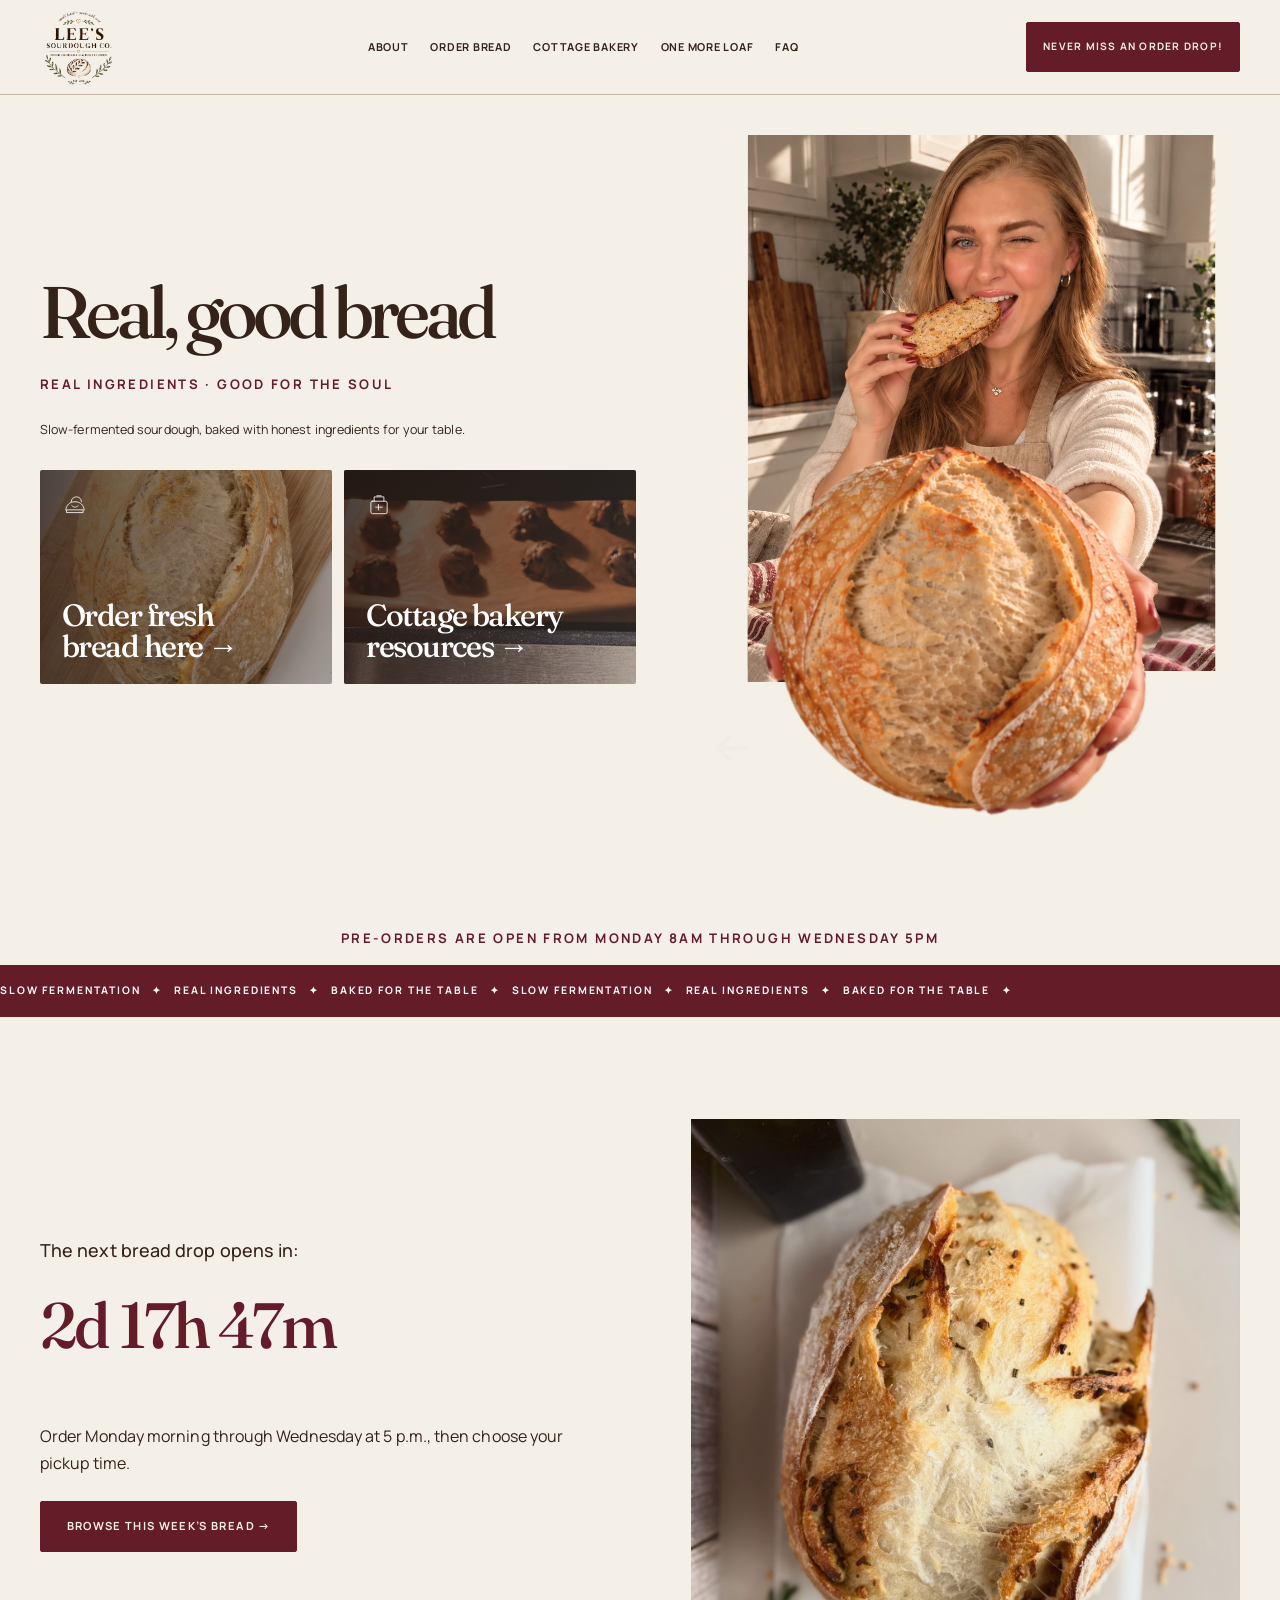
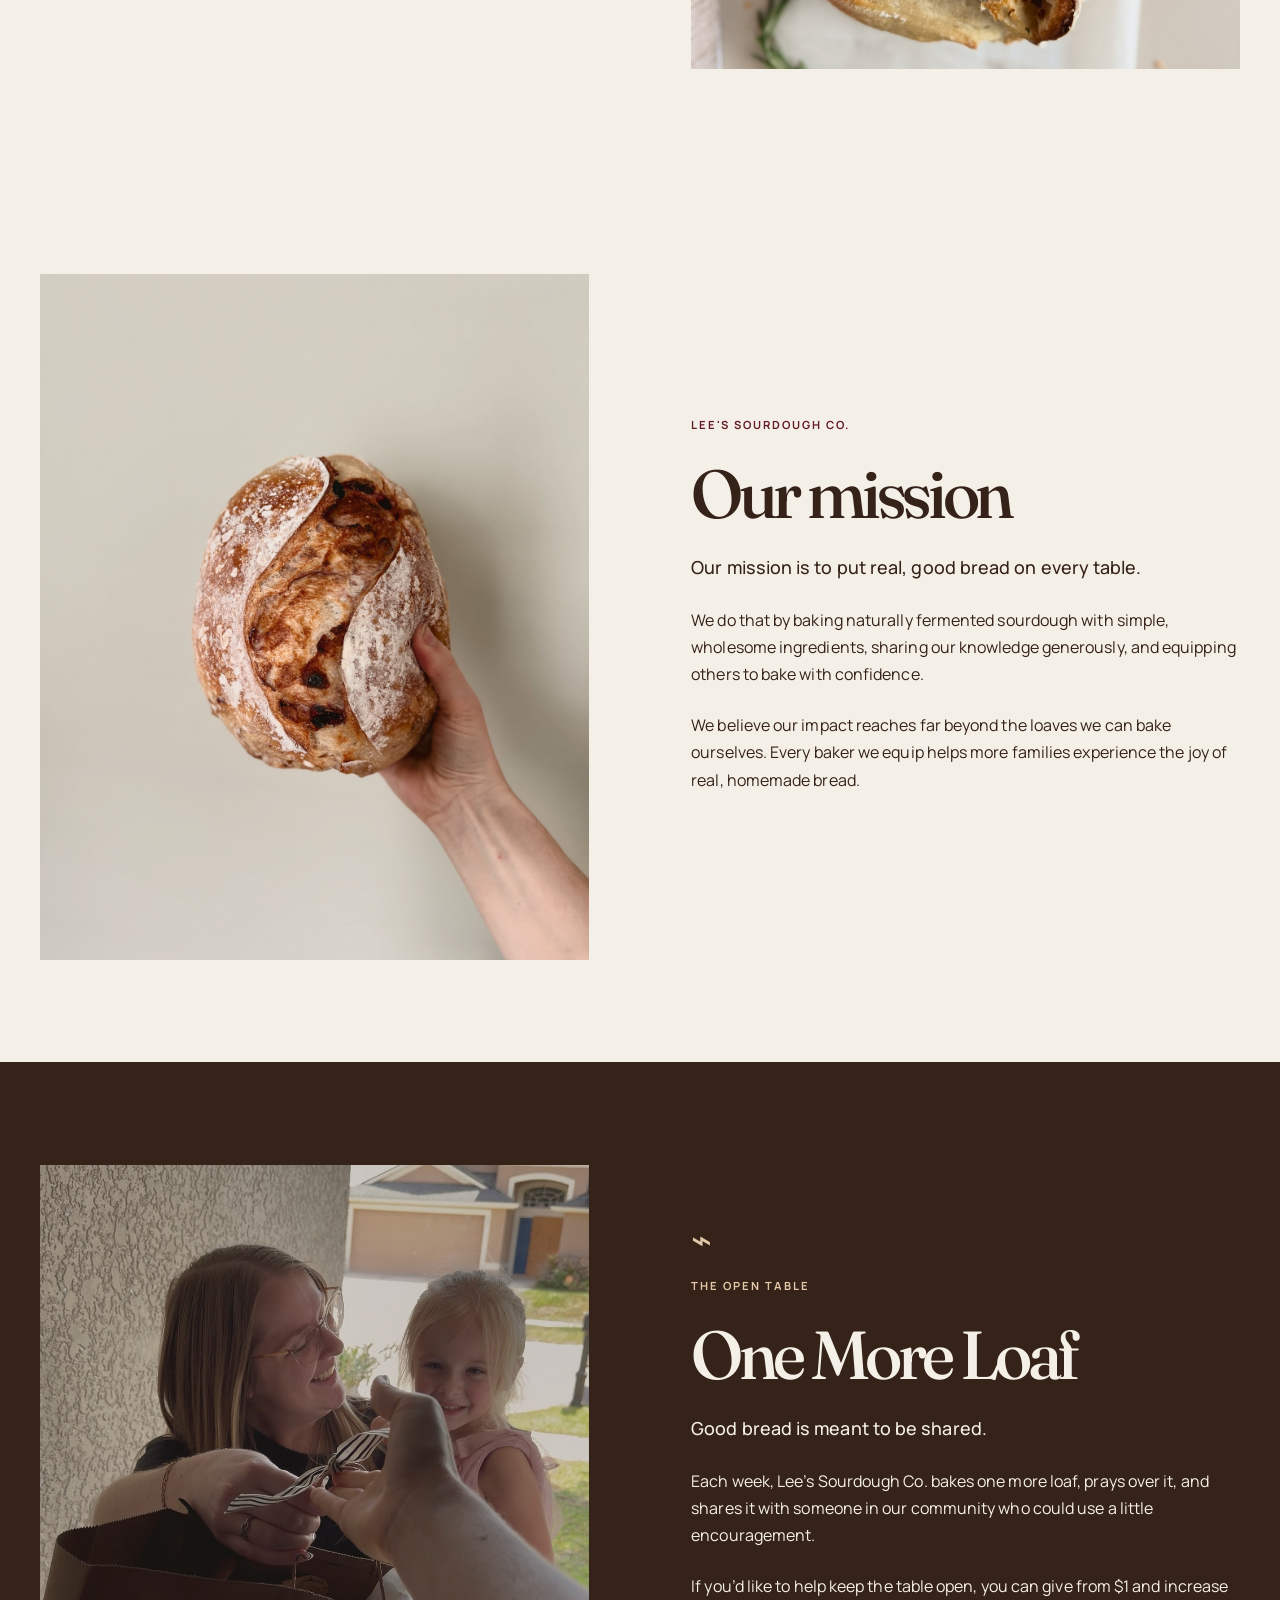
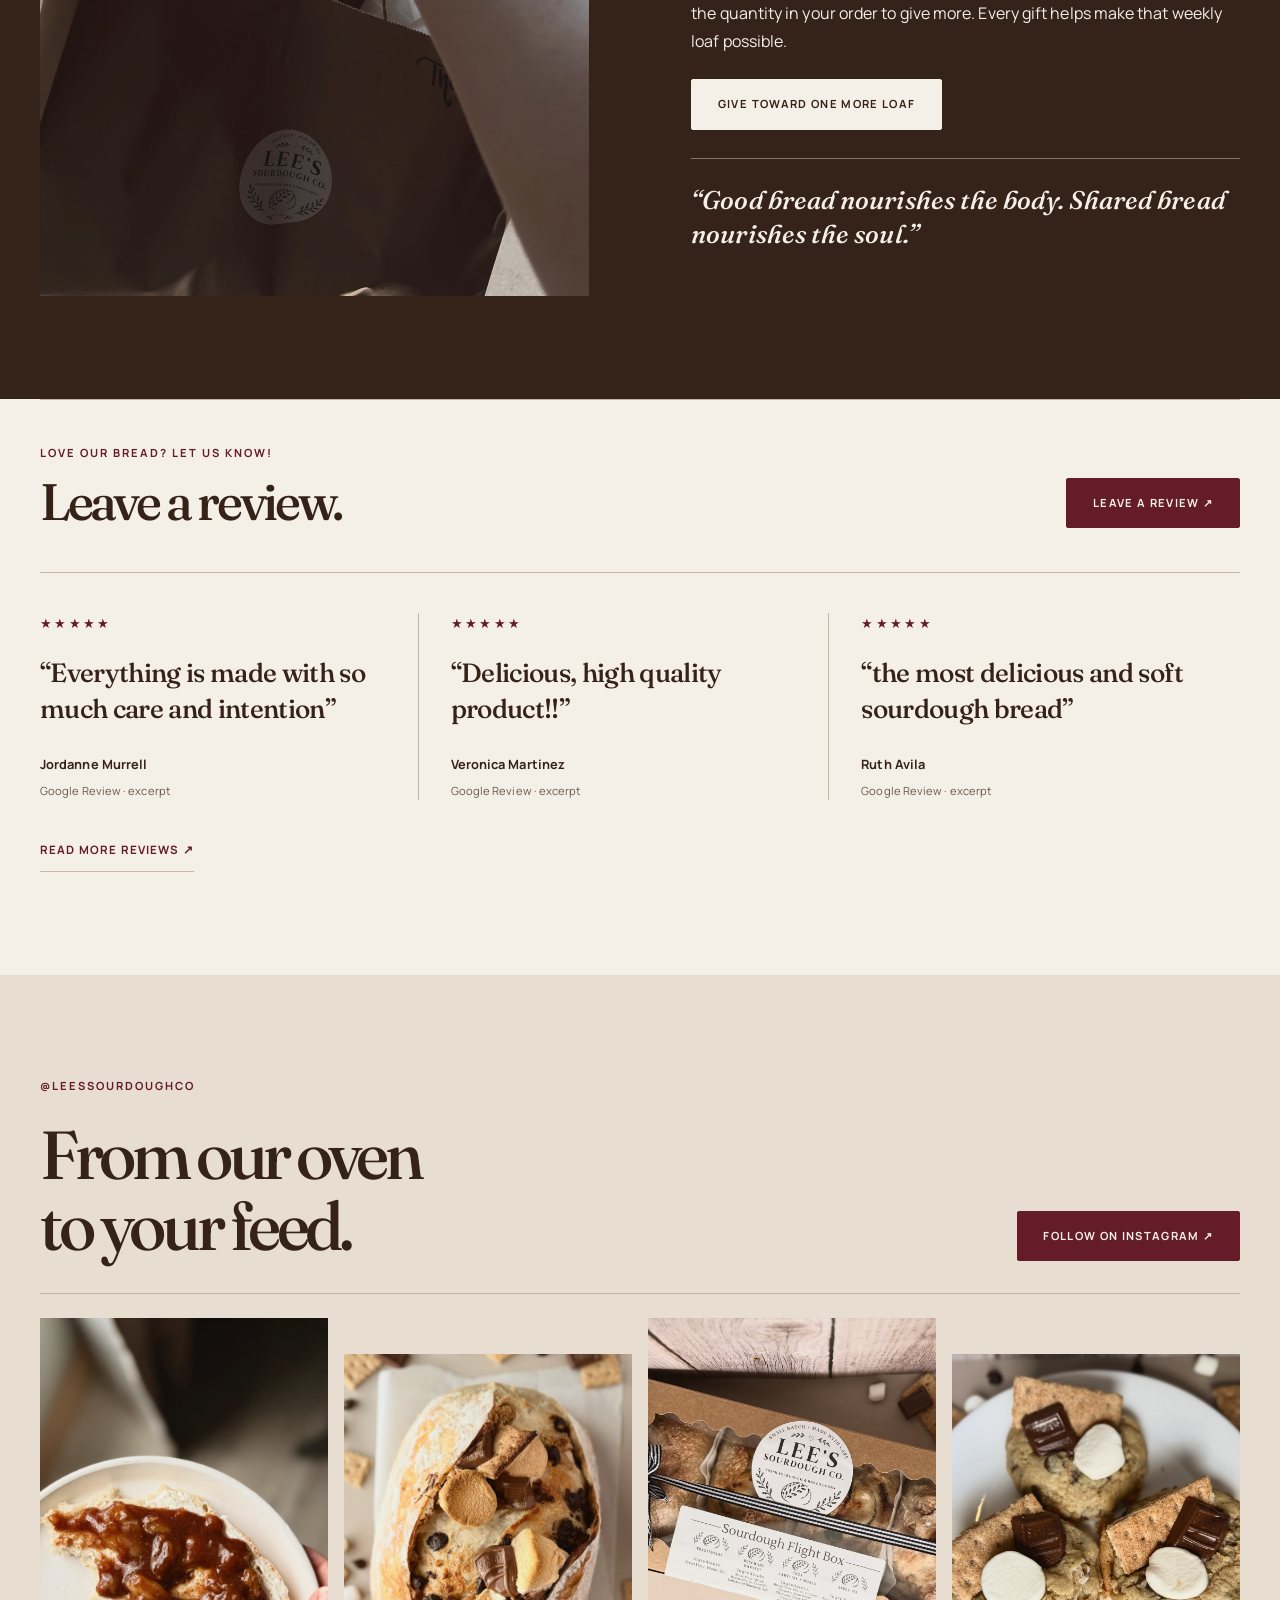
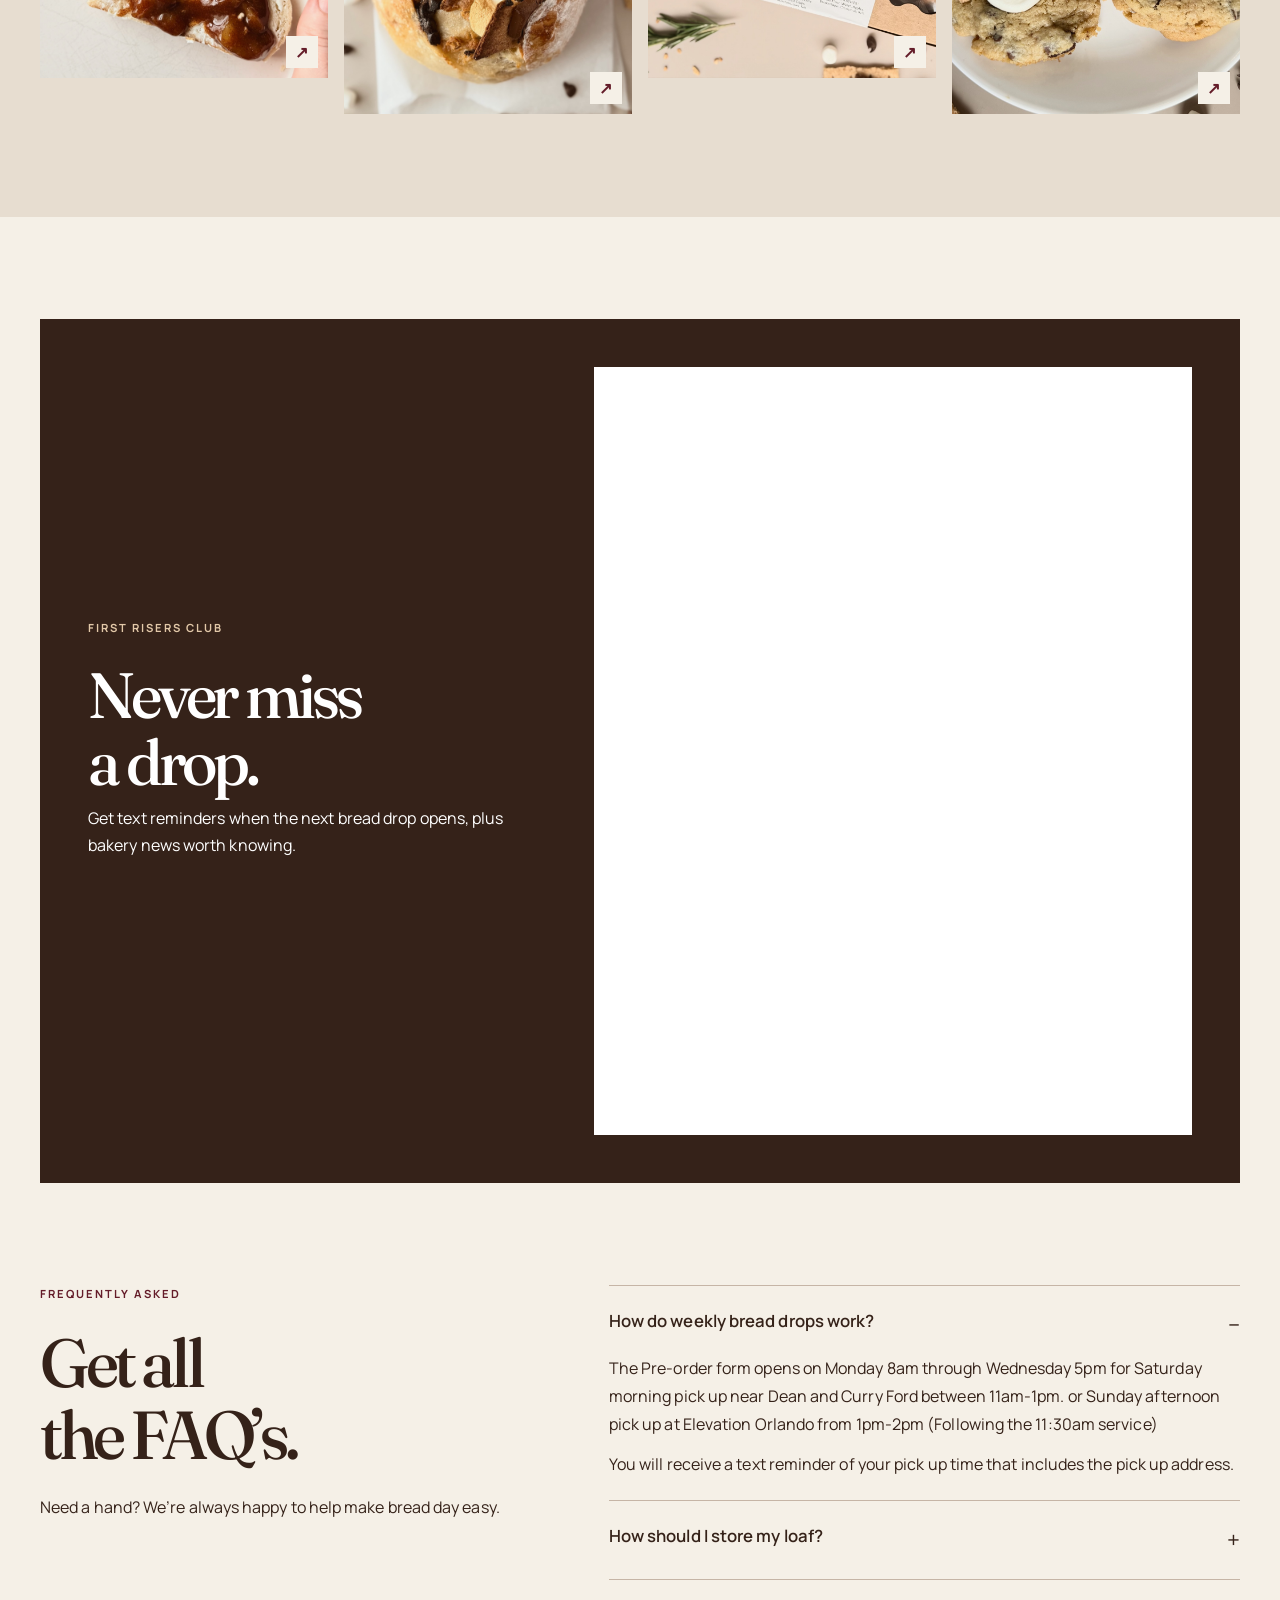
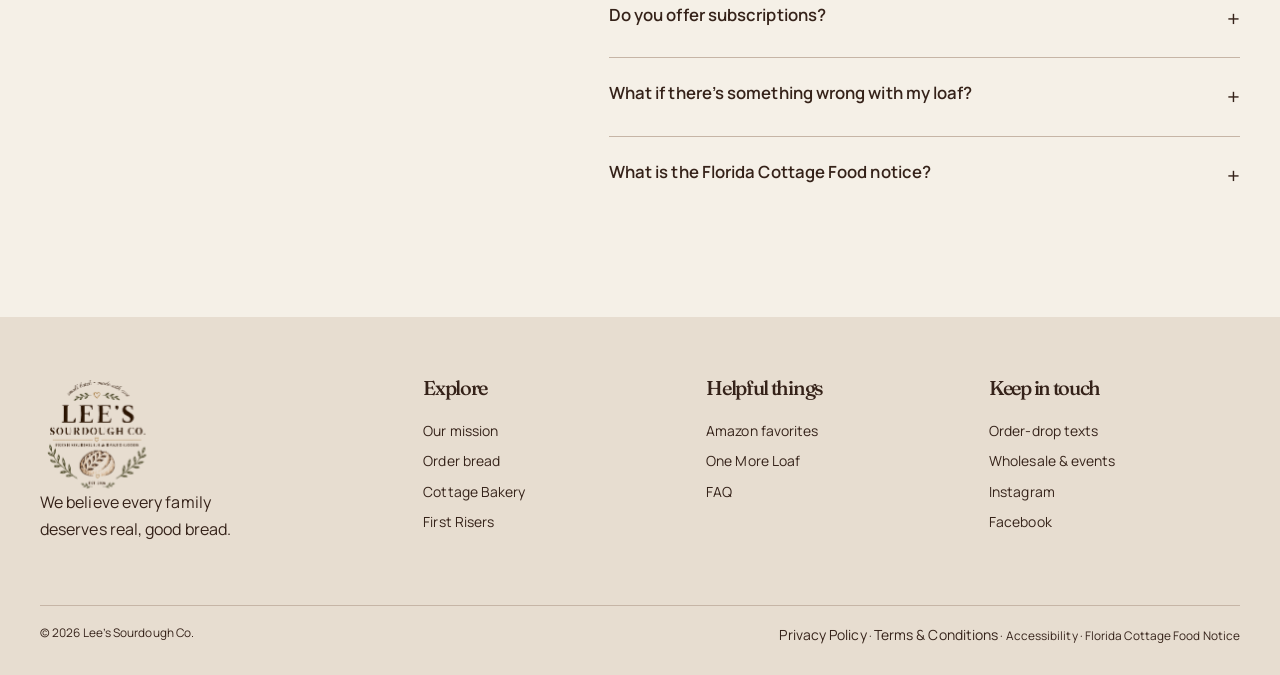
<file: index.html>
<!doctype html>
<html lang="en">
<head>
  <meta charset="utf-8" />
  <meta name="viewport" content="width=device-width, initial-scale=1" />
  <meta name="description" content="Lee's Sourdough Co. — real, good bread for every family." />
  <title>Lee's Sourdough Co. | Real, good bread</title>
  <link rel="preconnect" href="https://fonts.googleapis.com">
  <link rel="preconnect" href="https://fonts.gstatic.com" crossorigin>
  <link href="https://fonts.googleapis.com/css2?family=Fraunces:opsz,wght@9..144,500;9..144,600;9..144,700&family=Manrope:wght@400;500;600;700&display=swap" rel="stylesheet">
  <style>
    :root { --cream:#F8F6F2; --paper:#FFFFFF; --ink:#3F220F; --brown:#C17B58; --olive:#6D7C52; --sage:#E5E8DF; --sand:#F2EEE7; --line:#DDD6CC; }
    * { box-sizing:border-box; } html { scroll-behavior:smooth; } body { margin:0; color:var(--ink); background:var(--cream); font:15px/1.65 "Manrope",sans-serif; }
    h1,h2,h3,p { margin-top:0; } h1,h2,h3 { font-family:"Fraunces",Georgia,serif; font-weight:600; line-height:1.08; letter-spacing:-.04em; } h1 { font-size:clamp(3rem,7vw,6.8rem); } h2 { font-size:clamp(2.25rem,4.5vw,4.35rem); } h3 { font-size:1.55rem; }
    a { color:inherit; text-decoration:none; } img { max-width:100%; display:block; object-fit:cover; } .wrap { width:min(1160px,calc(100% - 42px)); margin:auto; } .eyebrow { color:var(--brown); text-transform:uppercase; font-size:.7rem; font-weight:700; letter-spacing:.16em; }
    .btn { display:inline-flex; align-items:center; justify-content:center; gap:.5rem; border:1px solid var(--ink); border-radius:999px; padding:.88rem 1.25rem; font-weight:700; transition:.25s; cursor:pointer; background:transparent; } .btn:hover { transform:translateY(-2px); } .btn.dark { color:#fff; background:var(--ink); } .btn.olive { color:#fff; background:var(--olive); border-color:var(--olive); }
    header { position:sticky; top:0; z-index:10; background:rgba(248,246,242,.9); backdrop-filter:blur(14px); border-bottom:1px solid rgba(63,34,15,.08); } .nav { height:78px; display:flex; justify-content:space-between; align-items:center; } .logo { display:flex; align-items:center; gap:.55rem; } .logo img { width:124px; max-height:58px; object-fit:contain; object-position:left center; mix-blend-mode:multiply; } .mark { display:none; } nav { display:flex; gap:1.25rem; font-size:.75rem; font-weight:700; } nav a:hover { color:var(--olive); } .menu { display:none; }
    .hero { padding:48px 0 76px; } .hero-grid { display:grid; grid-template-columns:1.05fr .95fr; gap:52px; align-items:center; } .hero p { max-width:510px; font-size:1.1rem; } .hero-photo { min-height:570px; border-radius:180px 180px 18px 18px; overflow:hidden; position:relative; background:#e8e2da; } .hero-photo img { width:100%;height:100%;position:absolute;object-fit:contain;object-position:center; } .photo-note { position:absolute; left:22px; bottom:22px; background:var(--paper); padding:14px 17px; border-radius:11px; font-size:.78rem; box-shadow:0 8px 24px #46382422; }
    .choice-grid { display:grid; grid-template-columns:1fr 1fr; gap:20px; margin-top:45px; } .choice { min-height:205px; display:flex; flex-direction:column; justify-content:space-between; padding:25px; border-radius:18px; transition:.25s; position:relative; overflow:hidden; isolation:isolate; background-size:cover; background-position:center; color:#fff; } .choice::before { content:''; position:absolute; inset:0; z-index:-1; background:rgba(104,67,44,.62); transition:background .25s; } .choice:hover { transform:translateY(-4px); } .choice:hover::before { background:rgba(104,67,44,.48); } .choice.bread-choice { background-image:url('assets/order-fresh-delivery.jpeg'); background-position:center 58%; } .choice.learn-choice { background-image:url('assets/cottage-bakery-oven.jpeg'); background-position:center; color:#fff; } .choice.learn-choice::before { background:rgba(63,34,15,.52); } .choice.learn-choice:hover::before { background:rgba(63,34,15,.4); } .choice strong { font:600 1.8rem/1.1 "Fraunces"; } .choice-icon { width:34px; height:34px; color:currentColor; stroke:currentColor; fill:none; stroke-width:1.5; stroke-linecap:round; stroke-linejoin:round; } .drop-status { display:flex; align-items:center; justify-content:space-between; gap:15px; margin-top:16px; padding:14px 16px; border:1px solid var(--line); border-radius:14px; background:var(--paper); } .drop-status small { display:block; color:var(--brown); font-size:.64rem; font-weight:700; letter-spacing:.12em; text-transform:uppercase; } .drop-status b { font:600 1rem/1.3 "Manrope"; } .drop-status a { color:var(--olive); font-size:.75rem; font-weight:700; white-space:nowrap; }
    .ticker { background:var(--olive); color:#fff; padding:13px 0; overflow:hidden; white-space:nowrap; font-size:.76rem; font-weight:700; letter-spacing:.11em; text-transform:uppercase; } .ticker div { display:inline-block; animation:slide 14s linear infinite; } @keyframes slide { to { transform:translateX(-30%); } }
    section { padding:105px 0; } .split { display:grid; grid-template-columns:1fr 1fr; gap:70px; align-items:center; } .round-photo { aspect-ratio:1; border-radius:50%; overflow:hidden; } .lead { font:500 1.12rem/1.7 "Manrope"; max-width:520px; } .values { display:grid; grid-template-columns:1fr 1fr; gap:10px; margin-top:25px; } .value { background:var(--paper); border:1px solid var(--line); padding:17px; border-radius:12px; font-size:.9rem; transition:background .25s,color .25s,transform .25s; } .value:hover { background:var(--olive); color:#fff; transform:translateY(-2px); }
    .different { background:var(--ink); color:#fff; } .different .eyebrow { color:#e5c780; } .feature-grid { display:grid; grid-template-columns:repeat(4,1fr); gap:18px; margin-top:45px; } .feature { border-top:1px solid #ffffff55; padding-top:17px; } .feature b { display:block; font:600 1.2rem "Fraunces"; margin-bottom:7px; }
    .section-head { display:flex; justify-content:space-between; align-items:end; gap:25px; margin-bottom:40px; } .section-head p { max-width:440px; margin:0; } .cards { display:grid; grid-template-columns:repeat(3,1fr); gap:18px; } .card { background:var(--paper); border-radius:16px; overflow:hidden; border:1px solid var(--line); } .card img { width:100%; aspect-ratio:1.1; } .card-copy { padding:20px; } .tag { color:var(--brown); text-transform:uppercase; font-weight:700; font-size:.68rem; letter-spacing:.11em; } .instagram { background:var(--sand); } .instagram-head { display:flex; align-items:end; justify-content:space-between; gap:24px; margin-bottom:30px; } .instagram-head h2 { margin-bottom:0; } .instagram-grid { display:grid; grid-template-columns:repeat(4,1fr); gap:14px; } .instagram-post { aspect-ratio:1; overflow:hidden; border-radius:15px; background:#ddd3c6; position:relative; } .instagram-post img { width:100%; height:100%; object-fit:cover; transition:transform .35s; } .instagram-post:hover img { transform:scale(1.05); } .instagram-post span { position:absolute; inset:auto 10px 10px auto; display:grid; place-items:center; width:32px; height:32px; border-radius:50%; background:#fffffff0; color:var(--ink); font-weight:700; }
    .order { background:var(--sand); } .order-layout { display:grid; grid-template-columns:.84fr 1.16fr; gap:50px; } .order-layout.order-only { grid-template-columns:minmax(0,620px); justify-content:center; text-align:center; } .order-layout.order-only .lead { margin-inline:auto; } .tools { display:grid; grid-template-columns:repeat(2,1fr); gap:12px; } .tool { background:#fffaf3; padding:23px 18px; border-radius:13px; min-height:135px; border:1px solid #dcd0c0; } .tool span { display:block; font-size:1.55rem; margin-bottom:14px; }
    .tutorials { display:grid; grid-template-columns:repeat(3,1fr); gap:16px; } .tutorial { min-height:205px; padding:22px; border-radius:17px; display:flex; flex-direction:column; justify-content:space-between; background:var(--paper); border:1px solid var(--line); } .tutorial:nth-child(2),.tutorial:nth-child(5) { background:#f1ede5; } .tutorial small { font-weight:700; color:var(--brown); }
    .community { background:#70442d; color:#fff; } .levels { display:grid; grid-template-columns:repeat(4,1fr); gap:15px; margin-top:35px; } .level { padding:24px; border:1px solid #ffffff55; border-radius:15px; } .level em { color:#f0cf96; font-size:.75rem; font-style:normal; text-transform:uppercase; letter-spacing:.1em; } .club-details { display:grid; grid-template-columns:1fr 1fr; gap:16px; margin-top:16px; } .club-panel { padding:25px; border-radius:15px; background:#ffffff12; border:1px solid #ffffff32; } .club-panel h3 { margin-bottom:10px; } .milestones { display:flex; gap:10px; flex-wrap:wrap; margin-top:17px; } .milestone { padding:9px 12px; border-radius:999px; background:#ffffff18; font-size:.78rem; } .progress-track { height:7px; margin:17px 0 8px; overflow:hidden; border-radius:999px; background:#ffffff30; } .progress-track span { display:block; width:60%; height:100%; background:#f0cf96; border-radius:inherit; }
    .open-table { background:var(--cream); } .open-grid { display:grid; grid-template-columns:1fr 1fr; gap:66px; align-items:center; } .open-photo { min-height:500px; overflow:hidden; border-radius:20px; } .open-photo img { width:100%; height:100%; } .open-copy { max-width:510px; } .open-copy .quote { border-left:2px solid var(--brown); color:var(--brown); margin:28px 0 0; padding:6px 0 6px 18px; font:500 1.25rem/1.45 "Fraunces"; } .open-icon { color:var(--brown); font-size:2.2rem; margin-bottom:12px; } .text-link { display:inline-block; margin-left:18px; font-weight:700; color:var(--brown); } 
    .library { background:#ede8df; } .search { width:100%; border:1px solid var(--line); border-radius:999px; padding:15px 19px; font:inherit; background:#fffdf9; margin-bottom:19px; } .loaves { display:grid; grid-template-columns:repeat(4,1fr); gap:14px; } .loaf { background:var(--paper); border-radius:12px; padding:17px; } .loaf b { font-family:"Fraunces"; font-size:1.2rem; } .loaf small { display:block; color:#6E675F; }
    .faq-grid { display:grid; grid-template-columns:.75fr 1.25fr; gap:70px; } details { border-top:1px solid var(--line); padding:19px 0; } summary { cursor:pointer; font-weight:700; list-style:none; display:flex; justify-content:space-between; } summary::after { content:'+'; font-size:1.4rem; font-weight:400; } details[open] summary::after { content:'−'; } details p { color:#625e56; margin:12px 30px 0 0; }
    .subscribe { padding:0 0 105px; } .subscribe-box { background:var(--brown); color:#fff; padding:54px; border-radius:20px; display:grid; grid-template-columns:.78fr 1.22fr; gap:45px; align-items:center; } .subscribe-box h2 { margin-bottom:10px; } .risers-embed { width:100%; overflow:visible; border-radius:10px; background:#fff; } .risers-embed iframe { width:100%; height:768px; min-height:768px; border:0; border-radius:10px; display:block; } form { display:flex; gap:9px; } input { min-width:250px; padding:13px 16px; border:0; border-radius:999px; font:inherit; } form button { border:0; }
    footer { background:#292720; color:#e9e4da; padding:58px 0 24px; } .footer-grid { display:grid; grid-template-columns:1.4fr repeat(3,1fr); gap:32px; } footer h3 { font-size:1.25rem; } footer a { display:block; font-size:.87rem; margin:7px 0; color:#d0cbc2; } .legal { border-top:1px solid #ffffff22; margin-top:38px; padding-top:17px; display:flex;justify-content:space-between;font-size:.74rem;color:#bfb9af; }
    .fade { animation:fade .75s both; } @keyframes fade { from { opacity:0; transform:translateY(15px) } to { opacity:1; transform:none } }
    @media (max-width:800px) { nav { display:none; } .menu { display:block; } .hero-grid,.split,.order-layout,.faq-grid,.subscribe-box,.open-grid,.club-details { grid-template-columns:1fr; gap:30px; } .hero-photo { min-height:390px; order:-1; border-radius:100px 100px 15px 15px; } .open-photo { min-height:390px; order:-1; } .feature-grid,.cards,.tutorials,.levels,.loaves { grid-template-columns:repeat(2,1fr); } .footer-grid { grid-template-columns:1fr 1fr; } section { padding:68px 0; } .subscribe { padding-bottom:68px; } .subscribe-box { padding:32px 25px; } form { flex-direction:column; } input { min-width:0; } }
    @media (max-width:460px) { .choice-grid,.feature-grid,.cards,.tutorials,.levels,.loaves,.values { grid-template-columns:1fr; } .tools { gap:9px; } .section-head { display:block; } .section-head p { margin-top:15px; } }
  </style>
  <style>
    html{scroll-padding-top:76px;-webkit-text-size-adjust:100%}body{overflow-x:hidden}img,iframe{max-width:100%}section[id]{scroll-margin-top:76px}
    @media(max-width:800px){.wrap{width:min(100% - 32px,1160px)}.nav{height:68px;gap:10px}.logo img{width:92px;max-height:52px}.nav .btn{padding:.66rem .8rem;font-size:.7rem;line-height:1.15;text-align:center}.hero{padding:30px 0 54px}.hero h1{font-size:clamp(2.75rem,13vw,4rem)}.hero p{font-size:1rem}.choice-grid{margin-top:28px;gap:14px}.choice{min-height:172px;padding:20px}.choice strong{font-size:1.55rem}.drop-status{align-items:flex-start;flex-wrap:wrap}.drop-status a{width:100%}.hero-photo,.open-photo{min-height:330px}.photo-note{left:14px;bottom:14px;padding:10px 12px;font-size:.7rem}.round-photo{max-width:390px;margin:auto}.order-layout.order-only{padding-inline:4px}.faq-grid{gap:24px}.subscribe-box{padding:28px 20px}.risers-embed iframe{min-height:820px}.instagram-head{display:block}.instagram-head .btn{margin-top:16px}.instagram-grid{grid-template-columns:repeat(2,1fr);gap:10px}.footer-grid{grid-template-columns:1fr;gap:20px}.legal{display:block;line-height:1.7}.legal span+span{display:block;margin-top:8px}}
    @media(max-width:420px){.wrap{width:min(100% - 28px,1160px)}.nav .btn{max-width:190px;font-size:.66rem}.hero-photo,.open-photo{min-height:290px}.choice-grid{grid-template-columns:1fr}.choice{min-height:156px}.subscribe-box h2{font-size:clamp(2.4rem,12vw,3.25rem)}.risers-embed iframe{min-height:820px}}
  </style>
  <style>
    /* 2026 editorial brand refresh — presentation only */
    :root{--cream:#F4EFE6;--paper:#F4EFE6;--ink:#38251D;--brown:#681E27;--olive:#681E27;--sage:#D8C9B7;--sand:#E9DFD1;--line:#BFAE9C}
    body{background:var(--cream);font-size:15px;letter-spacing:.005em}
    body:before{content:"";position:fixed;inset:0;z-index:-1;opacity:.26;pointer-events:none;background-image:radial-gradient(rgba(56,37,29,.11) .45px,transparent .6px);background-size:7px 7px}
    h1,h2,h3{font-weight:600;letter-spacing:-.055em} h1{font-size:clamp(3.4rem,7.6vw,7.35rem)}h2{font-size:clamp(2.5rem,5vw,4.8rem)}
    .wrap{width:min(1200px,calc(100% - 56px))}.eyebrow{color:var(--brown);font-size:.64rem;letter-spacing:.2em}
    .btn{border-radius:2px;border-color:var(--ink);padding:.82rem 1.2rem;font-size:.72rem;letter-spacing:.08em;text-transform:uppercase}.btn:hover{transform:translateY(-2px);background:var(--ink);color:var(--cream)}.btn.olive,.btn.dark{background:var(--brown);border-color:var(--brown);color:var(--cream)}.btn.olive:hover,.btn.dark:hover{background:var(--ink);border-color:var(--ink)}
    header{background:rgba(244,239,230,.92);border-bottom:1px solid var(--line);backdrop-filter:blur(16px)}.nav{height:83px}nav{gap:1.6rem;font-size:.68rem;letter-spacing:.07em;text-transform:uppercase}nav a:hover{color:var(--brown)}.logo img{width:112px;filter:contrast(1.06) saturate(.85)}
    .hero{padding:76px 0 96px}.hero-grid{grid-template-columns:1fr .93fr;gap:68px}.hero h1 i{color:var(--brown);font-weight:500}.hero p{max-width:450px;font-size:1.05rem}.hero-photo{min-height:640px;border-radius:0;background:#D8C9B7;border:1px solid var(--line)}.hero-photo:after{content:"";position:absolute;inset:17px;border:1px solid rgba(244,239,230,.68);pointer-events:none}.hero-photo img{object-position:center;background:#D8C9B7}.photo-note{border-radius:0;background:var(--cream);box-shadow:none;border:1px solid var(--ink);left:-18px;bottom:28px;padding:14px 17px}
    .choice-grid{margin-top:40px;gap:1px;border:1px solid var(--ink)}.choice{min-height:187px;border-radius:0;padding:22px;transition:filter .25s,transform .25s}.choice:hover{transform:none;filter:brightness(1.07)}.choice strong{font-size:1.6rem;letter-spacing:-.04em}.choice::before{background:rgba(56,37,29,.62)}.choice.learn-choice::before{background:rgba(104,30,39,.58)}.drop-status{border-radius:0;border-color:var(--ink);background:transparent;padding:15px 0;border-width:0 0 1px}.drop-status small,.drop-status a{color:var(--brown);letter-spacing:.1em;text-transform:uppercase;font-size:.63rem}.drop-status b{font-size:.88rem}
    .ticker{background:var(--brown);padding:14px 0;letter-spacing:.18em}.ticker div{animation-duration:10s}
    section{padding:126px 0}.split{grid-template-columns:.85fr 1.15fr;gap:10vw}.round-photo{border-radius:0;aspect-ratio:3/4;border:1px solid var(--line);padding:12px;background:var(--cream)}.round-photo img{height:100%;width:100%;object-fit:cover}.lead{font-size:1.2rem;line-height:1.55}.split>div:last-child{padding-top:7vw}.split>div:last-child:before{content:"";display:block;width:38px;border-top:2px solid var(--brown);margin:0 0 22px}
    .open-table{background:var(--ink);color:var(--cream)}.open-grid{grid-template-columns:1.12fr .88fr;gap:8vw}.open-photo{min-height:590px;border-radius:0;border:1px solid rgba(244,239,230,.48);padding:12px}.open-photo img{height:100%;object-fit:cover}.open-copy .quote{color:#E2C8A8;border-color:var(--brown);font-size:1.35rem}.open-copy .eyebrow,.open-icon{color:#E2C8A8}.open-table .btn.olive{background:var(--cream);color:var(--ink);border-color:var(--cream)}
    .order{background:var(--sand);border-block:1px solid var(--line)}.order-layout.order-only{max-width:760px;text-align:left;justify-content:start}.order-layout.order-only .lead{margin-left:0}.order h2{max-width:650px}.order h3{color:var(--brown);font-size:clamp(2.3rem,5vw,4rem)!important}
    .instagram{background:var(--cream)}.instagram-head{border-bottom:1px solid var(--ink);padding-bottom:26px;margin-bottom:0}.instagram-grid{gap:0;grid-template-columns:1.15fr .85fr .85fr 1.15fr}.instagram-post{border-radius:0;aspect-ratio:4/5;border:1px solid var(--cream)}.instagram-post:nth-child(even){margin-top:54px}.instagram-post span{border-radius:0;background:var(--cream);color:var(--brown)}
    .subscribe{padding:126px 0}.subscribe-box{background:var(--brown);border-radius:0;padding:64px;gap:7vw;position:relative}.subscribe-box:before{content:"FIRST RISERS";position:absolute;right:22px;top:13px;color:rgba(244,239,230,.2);font:600 clamp(2rem,5vw,4.4rem) Fraunces;letter-spacing:-.06em}.subscribe-box .eyebrow{color:#E2C8A8!important}.risers-embed,.risers-embed iframe{border-radius:0}
    .faq-grid{grid-template-columns:.7fr 1.3fr;gap:10vw}.faq-grid>div:first-child{padding-top:30px}.faq-grid h2{max-width:380px}details{border-color:var(--ink);padding:22px 0}summary{font-family:Fraunces,Georgia,serif;font-size:1.25rem;font-weight:600}details p{color:#55433B;line-height:1.75}
    footer{background:var(--ink);color:var(--cream)}footer a:hover{color:#E2C8A8}.legal{border-color:rgba(244,239,230,.4)}
    @media(max-width:800px){.wrap{width:min(100% - 34px,1200px)}.nav{height:70px}.hero{padding:38px 0 70px}.hero-grid{gap:34px}.hero-photo{min-height:455px;border-radius:0;order:-1}.photo-note{left:12px;bottom:12px}.choice-grid{grid-template-columns:1fr}.choice{min-height:152px}.split,.open-grid{gap:36px}.split>div:last-child{padding-top:0}.round-photo{aspect-ratio:4/5;max-width:none}.open-photo{min-height:400px}.instagram-grid{grid-template-columns:1fr 1fr;gap:0}.instagram-post:nth-child(even){margin-top:24px}.subscribe-box{padding:38px 24px}.faq-grid{gap:6px}section,.subscribe{padding:78px 0}.order-layout.order-only{text-align:left}.order-layout.order-only .lead{margin-inline:0}}
  </style>
  <style>
    /* Mobile editorial flow: prevent desktop grid ordering from overlapping content. */
    @media (max-width:800px){
      .hero-grid,.open-grid{display:flex;flex-direction:column;align-items:stretch}
      .hero-grid>.hero-photo,.open-grid>.open-photo{order:0;flex:none;width:100%}
      .hero-grid>.fade:not(.hero-photo),.open-grid>.open-copy{order:1;width:100%}
      .hero-grid{gap:32px}.open-grid{gap:34px}
      .hero-photo{min-height:430px}.hero-photo img{object-position:center top}
      .open-photo{min-height:390px;padding:8px}.open-photo img{object-position:center}
      .hero h1{font-size:clamp(3.15rem,14vw,4.35rem);line-height:.98;margin-bottom:18px}
      .hero p{max-width:34rem}.choice-grid{margin-top:30px}
      .drop-status{margin-top:14px;padding:14px 0;gap:9px}
      .drop-status a{padding-top:6px}
      .open-copy h2{font-size:clamp(3rem,13vw,4.25rem)}
      .open-copy .lead{font-size:1.1rem}.open-copy .quote{font-size:1.12rem;margin-top:24px}
      .instagram-post{aspect-ratio:1}.instagram-post:nth-child(even){margin-top:0}
    }
    @media (max-width:420px){
      .hero-photo{min-height:380px}.open-photo{min-height:355px}
      .hero-grid{gap:26px}.open-grid{gap:28px}
      .choice{min-height:146px}.choice strong{font-size:1.45rem}
    }
    /* Review invitation: intentionally light until customer testimonials are added. */
    .review-invitation{padding:84px 0;background:var(--cream);border-bottom:1px solid var(--line)}
    .review-invitation-inner{display:grid;grid-template-columns:minmax(0,1fr) auto;gap:48px;align-items:end;padding-block:32px;border-top:1px solid var(--ink);border-bottom:1px solid var(--ink)}
    .review-invitation h2{margin-bottom:0;font-size:clamp(2.35rem,4vw,4.35rem)}
    .review-invitation .eyebrow{margin-bottom:13px}
    .review-invitation .btn{white-space:nowrap}
    @media(max-width:800px){
      .review-invitation{padding:64px 0}
      .review-invitation-inner{display:block;padding-block:26px}
      .review-invitation .btn{margin-top:24px;width:100%}
    }
  </style>
  <link rel="stylesheet" href="editorial.css">
</head>
<body class="home-page">
  <header><div class="wrap nav"><a class="logo" href="#home"><img src="assets/lees-sourdough-logo-sticker.png" alt="Lee's Sourdough Co."></a><button class="nav-toggle" type="button" aria-label="Open navigation menu" aria-controls="site-navigation" aria-expanded="false"><svg width="22" height="18" viewBox="0 0 22 18" aria-hidden="true"><path d="M1 2h20M1 9h20M1 16h20" fill="none" stroke="currentColor" stroke-width="1.3"/></svg></button><nav id="site-navigation"><a href="#about">About</a><a href="order.html">Order Bread</a><a href="cottage-bakery.html">Cottage Bakery</a><a href="#open-table">One More Loaf</a><a href="#faq">FAQ</a></nav><a class="btn olive" href="#subscribe">Never miss an order drop!</a></div></header>
  <main>
    <section class="hero" id="home"><div class="wrap hero-grid"><div class="fade"><h1>Real, good bread</h1><p class="eyebrow">Real ingredients · good for the soul</p><p>Slow-fermented sourdough, baked with honest ingredients for your table.</p><div class="choice-grid"><a class="choice bread-choice" href="order.html"><svg class="choice-icon" viewBox="0 0 48 48" aria-hidden="true"><path d="M7 33c1-9 7-15 17-15s16 6 17 15"/><path d="M9 33h30v5H9zM17 18c0-5 4-9 10-9 5 0 9 4 9 9M18 25c2 2 4 3 6 3s4-1 6-3"/></svg><strong>Order fresh<br>bread here →</strong></a><a class="choice learn-choice" href="cottage-bakery.html"><svg class="choice-icon" viewBox="0 0 48 48" aria-hidden="true"><rect x="9" y="17" width="30" height="23" rx="3"/><path d="M15 17V9h18v8M18 28h12M23 23v10M20 7h8"/></svg><strong>Cottage bakery<br>resources →</strong></a></div></div><div class="hero-photo fade"><img src="assets/editorial-hero.webp" fetchpriority="high" width="1080" height="1350" alt="Founder of Lee's Sourdough Co. enjoying fresh sourdough"></div></div></section>
    <p class="eyebrow preorder-hours">Pre-orders are open from Monday 8am through Wednesday 5pm</p>
    <div class="ticker"><div>slow fermentation &nbsp; ✦ &nbsp; real ingredients &nbsp; ✦ &nbsp; baked for the table &nbsp; ✦ &nbsp; slow fermentation &nbsp; ✦ &nbsp; real ingredients &nbsp; ✦ &nbsp; baked for the table &nbsp; ✦ &nbsp;</div></div>
<section class="order" id="order" aria-label="Weekly bread ordering"><div class="wrap order-layout order-only"><div><p class="lead" id="countdownLabel">The next bread drop opens in:</p><h3 id="countdown" style="font-family:Manrope;font-size:2rem;letter-spacing:.02em">--d --h --m</h3><p>Order Monday morning through Wednesday at 5 p.m., then choose your pickup time.</p><a class="btn olive" id="orderCta" href="order.html">Browse this week’s bread →</a></div></div></section>
    <section id="about"><div class="wrap split"><div class="round-photo"><img src="assets/lsc-handheld-loaf.jpg" loading="lazy" alt="A fresh Lee's Sourdough Co. loaf held by hand"></div><div><p class="eyebrow">Lee's Sourdough Co.</p><h2>Our mission</h2><p class="lead">Our mission is to put real, good bread on every table.</p><p>We do that by baking naturally fermented sourdough with simple, wholesome ingredients, sharing our knowledge generously, and equipping others to bake with confidence.</p><p>We believe our impact reaches far beyond the loaves we can bake ourselves. Every baker we equip helps more families experience the joy of real, homemade bread.</p></div></div></section>
    <section class="open-table" id="open-table"><div class="wrap open-grid"><div class="open-photo fade"><img src="assets/lsc-customer-pickup.jpg" loading="lazy" alt="Sharing Lee's Sourdough Co. bread with a customer and her child"></div><div class="open-copy"><div class="open-icon" aria-hidden="true">⌁</div><p class="eyebrow">The Open Table</p><h2>One More Loaf</h2><p class="lead">Good bread is meant to be shared.</p><p>Each week, Lee’s Sourdough Co. bakes one more loaf, prays over it, and shares it with someone in our community who could use a little encouragement.</p><p>If you’d like to help keep the table open, you can give from $1 and increase the quantity in your order to give more. Every gift helps make that weekly loaf possible.</p><a class="btn olive" href="order.html">Give toward One More Loaf</a><p class="quote">“Good bread nourishes the body. Shared bread nourishes the soul.”</p></div></div></section>
    <section class="review-invitation" aria-labelledby="review-invitation-title"><div class="wrap"><div class="review-invitation-inner"><div><p class="eyebrow">Love our bread? Let us know!</p><h2 id="review-invitation-title">Leave a review.</h2></div><a class="btn olive" href="https://g.page/r/CViQhSh83FPbEBM/review" target="_blank" rel="noopener noreferrer" aria-label="Leave a Google review for Lee's Sourdough Co. (opens in a new tab)">Leave a review ↗</a></div><div id="customer-reviews" class="customer-reviews" aria-label="Customer reviews"></div><a class="reviews-more" href="https://www.google.com/maps/place/Lee's+Sourdough+Co./@46.423669,-129.9427085,3z/data=!3m1!4b1!4m6!3m5!1s0x88e7672c3568b12d:0xdb53dc7c28859058!8m2!3d46.423669!4d-129.9427086!16s%2Fg%2F11zgq34wzk" target="_blank" rel="noopener noreferrer" aria-label="Read more Google reviews (opens in a new tab)">Read more reviews ↗</a></div></section>
    <section class="instagram" aria-labelledby="instagram-title"><div class="wrap"><div class="instagram-head"><div><p class="eyebrow">@leessourdoughco</p><h2 id="instagram-title">From our oven to your feed.</h2></div><a class="btn olive" href="https://www.instagram.com/leessourdoughco/" target="_blank" rel="noopener">Follow on Instagram ↗</a></div><div class="instagram-grid"><a class="instagram-post" href="https://www.instagram.com/leessourdoughco/" target="_blank" rel="noopener"><img src="assets/lsc-apple-toast.jpg" loading="lazy" alt="Sourdough toast with apple topping"><span aria-hidden="true">↗</span></a><a class="instagram-post" href="https://www.instagram.com/leessourdoughco/" target="_blank" rel="noopener"><img src="assets/lsc-smores-loaf.jpg" loading="lazy" alt="Fresh s’mores sourdough loaf"><span aria-hidden="true">↗</span></a><a class="instagram-post" href="https://www.instagram.com/leessourdoughco/" target="_blank" rel="noopener"><img src="assets/lsc-smores.-loaf.jpg" loading="lazy" alt="Lee's Sourdough Co. sourdough flight box"><span aria-hidden="true">↗</span></a><a class="instagram-post" href="https://www.instagram.com/leessourdoughco/" target="_blank" rel="noopener"><img src="assets/lsc-smores-cookies.jpg" loading="lazy" alt="Freshly baked s’mores cookies"><span aria-hidden="true">↗</span></a></div></div></section>
    <section class="subscribe" id="subscribe"><div class="wrap"><div class="subscribe-box"><div><p class="eyebrow" style="color:#f3d4ae">First Risers Club</p><h2>Never miss<br>a drop.</h2><p>Get text reminders when the next bread drop opens, plus bakery news worth knowing.</p></div><div class="risers-embed"><iframe src="https://link.lifeofthelees.com/widget/form/QZSWTrBe4F0Rznq5E8oC" id="inline-QZSWTrBe4F0Rznq5E8oC" data-layout="{'id':'INLINE'}" data-trigger-type="alwaysShow" data-trigger-value="" data-activation-type="alwaysActivated" data-activation-value="" data-deactivation-type="neverDeactivate" data-deactivation-value="" data-form-name="Join the First Risers!" data-height="768" data-layout-iframe-id="inline-QZSWTrBe4F0Rznq5E8oC" data-form-id="QZSWTrBe4F0Rznq5E8oC" data-cookie-consent="true" data-cookie-consent-provider="auto" title="Join the First Risers!"></iframe><script src="https://link.lifeofthelees.com/js/form_embed.js"></script></div></div></div></section>
<section id="faq"><div class="wrap faq-grid"><div><p class="eyebrow">Frequently asked</p><h2>Get all the FAQ’s.</h2><p>Need a hand? We’re always happy to help make bread day easy.</p></div><div><details open><summary>How do weekly bread drops work?</summary><p>The Pre-order form opens on Monday 8am through Wednesday 5pm for Saturday morning pick up near Dean and Curry Ford between 11am-1pm. or Sunday afternoon pick up at Elevation Orlando from 1pm-2pm (Following the 11:30am service)</p><p>You will receive a text reminder of your pick up time that includes the pick up address.</p></details><details><summary>How should I store my loaf?</summary><p>You can store your loaf on the counter for 2–3 days, then in the fridge for up to a week. The best way to keep it fresh longer is to pre-slice it and store it in a freezer bag in the freezer.</p></details><details><summary>Do you offer subscriptions?</summary><p>Subscriptions are coming soon. Join First Risers to be the first to know when they’re ready.</p></details><details><summary>What if there’s something wrong with my loaf?</summary><p>We want every loaf to be a delight. Reach out within 24 hours of pickup with pictures and a description of what was wrong, and we’ll make it right.</p></details><details><summary>What is the Florida Cottage Food notice?</summary><p>Lee’s Sourdough Co. operates under Florida’s Cottage Food Law, which allows home bakers to make and sell certain low-risk, shelf-stable foods from their home kitchens without a food permit or commercial kitchen.</p><p>This includes foods like breads, cookies, cakes, pastries, candies, jams, and other approved shelf-stable products. Foods that require refrigeration for safety, including products made with certain cream cheese or other temperature-controlled ingredients, are not permitted under the cottage food exemption.</p><p>Simply put: everything I sell is made from my home kitchen and carefully selected to meet Florida’s cottage food requirements.</p></details></div></div></section>
  </main>
  <footer id="contact"><div class="wrap"><div class="footer-grid"><div><div class="logo"><img src="assets/lees-sourdough-logo-sticker.png" alt="Lee's Sourdough Co."></div><p style="max-width:240px">We believe every family deserves real, good bread.</p></div><div><h3>Explore</h3><a href="#about">Our mission</a><a href="order.html">Order bread</a><a href="cottage-bakery.html">Cottage Bakery</a><a href="#subscribe">First Risers</a></div><div><h3>Helpful things</h3><a href="cottage-bakery.html">Amazon favorites</a><a href="#open-table">One More Loaf</a><a href="#faq">FAQ</a></div><div><h3>Keep in touch</h3><a href="#subscribe">Order-drop texts</a><a href="#contact">Wholesale & events</a><a href="#contact">Instagram</a><a href="#contact">Facebook</a></div></div><div class="legal"><span>© 2026 Lee’s Sourdough Co.</span><span><a href="privacy-policy.html">Privacy Policy</a> · <a href="terms.html">Terms &amp; Conditions</a> · Accessibility · Florida Cottage Food Notice</span></div></div></footer>
  <script>
    // Update this one URL when the order form is ready; the weekly timing below needs no manual updates.
    const ORDER_FORM_URL = 'order.html';
    const nyParts = date => Object.fromEntries(new Intl.DateTimeFormat('en-US',{timeZone:'America/New_York',year:'numeric',month:'numeric',day:'numeric',weekday:'short'}).formatToParts(date).filter(p=>p.type!=='literal').map(p=>[p.type,p.value]));
    function nyTime(year,month,day,hour){const approx=new Date(Date.UTC(year,month-1,day,hour));const zone=new Intl.DateTimeFormat('en-US',{timeZone:'America/New_York',timeZoneName:'longOffset'}).formatToParts(approx).find(p=>p.type==='timeZoneName').value;const match=zone.match(/GMT([+-])(\d{2}):(\d{2})/);const offset=(Number(match[2])*60+Number(match[3]))*(match[1]==='-'?-1:1);return new Date(approx.getTime()-offset*60000);}
    function updateCountdown(){const now=new Date(),p=nyParts(now),today=new Date(Date.UTC(+p.year,+p.month-1,+p.day)),weekdays={Sun:0,Mon:1,Tue:2,Wed:3,Thu:4,Fri:5,Sat:6},monday=new Date(today);monday.setUTCDate(today.getUTCDate()-((weekdays[p.weekday]+6)%7));let open=nyTime(monday.getUTCFullYear(),monday.getUTCMonth()+1,monday.getUTCDate(),8),close=nyTime(monday.getUTCFullYear(),monday.getUTCMonth()+1,monday.getUTCDate()+2,17),target;if(now<open){target=open;}else if(now<close){target=close;}else{monday.setUTCDate(monday.getUTCDate()+7);target=nyTime(monday.getUTCFullYear(),monday.getUTCMonth()+1,monday.getUTCDate(),8);}const ms=Math.max(0,target-now),d=Math.floor(ms/864e5),h=Math.floor(ms/36e5)%24,m=Math.floor(ms/6e4)%60;document.getElementById('countdown').textContent=`${d}d ${h}h ${m}m`;document.getElementById('countdownLabel').textContent=now<open?'The next bread drop opens in:':now<close?'This week’s order window closes in:':'The next bread drop opens in:';const cta=document.getElementById('orderCta');if(ORDER_FORM_URL)cta.href=ORDER_FORM_URL;}
    updateCountdown();setInterval(updateCountdown,60000);
    const loafSearch=document.getElementById('loafSearch');if(loafSearch)loafSearch.addEventListener('input',e=>document.querySelectorAll('.loaf').forEach(x=>x.style.display=x.textContent.toLowerCase().includes(e.target.value.toLowerCase())?'block':'none'));
  </script>
  <script src="navigation.js"></script>
  <script src="customer-reviews.js"></script>
</body>
</html>
</file>
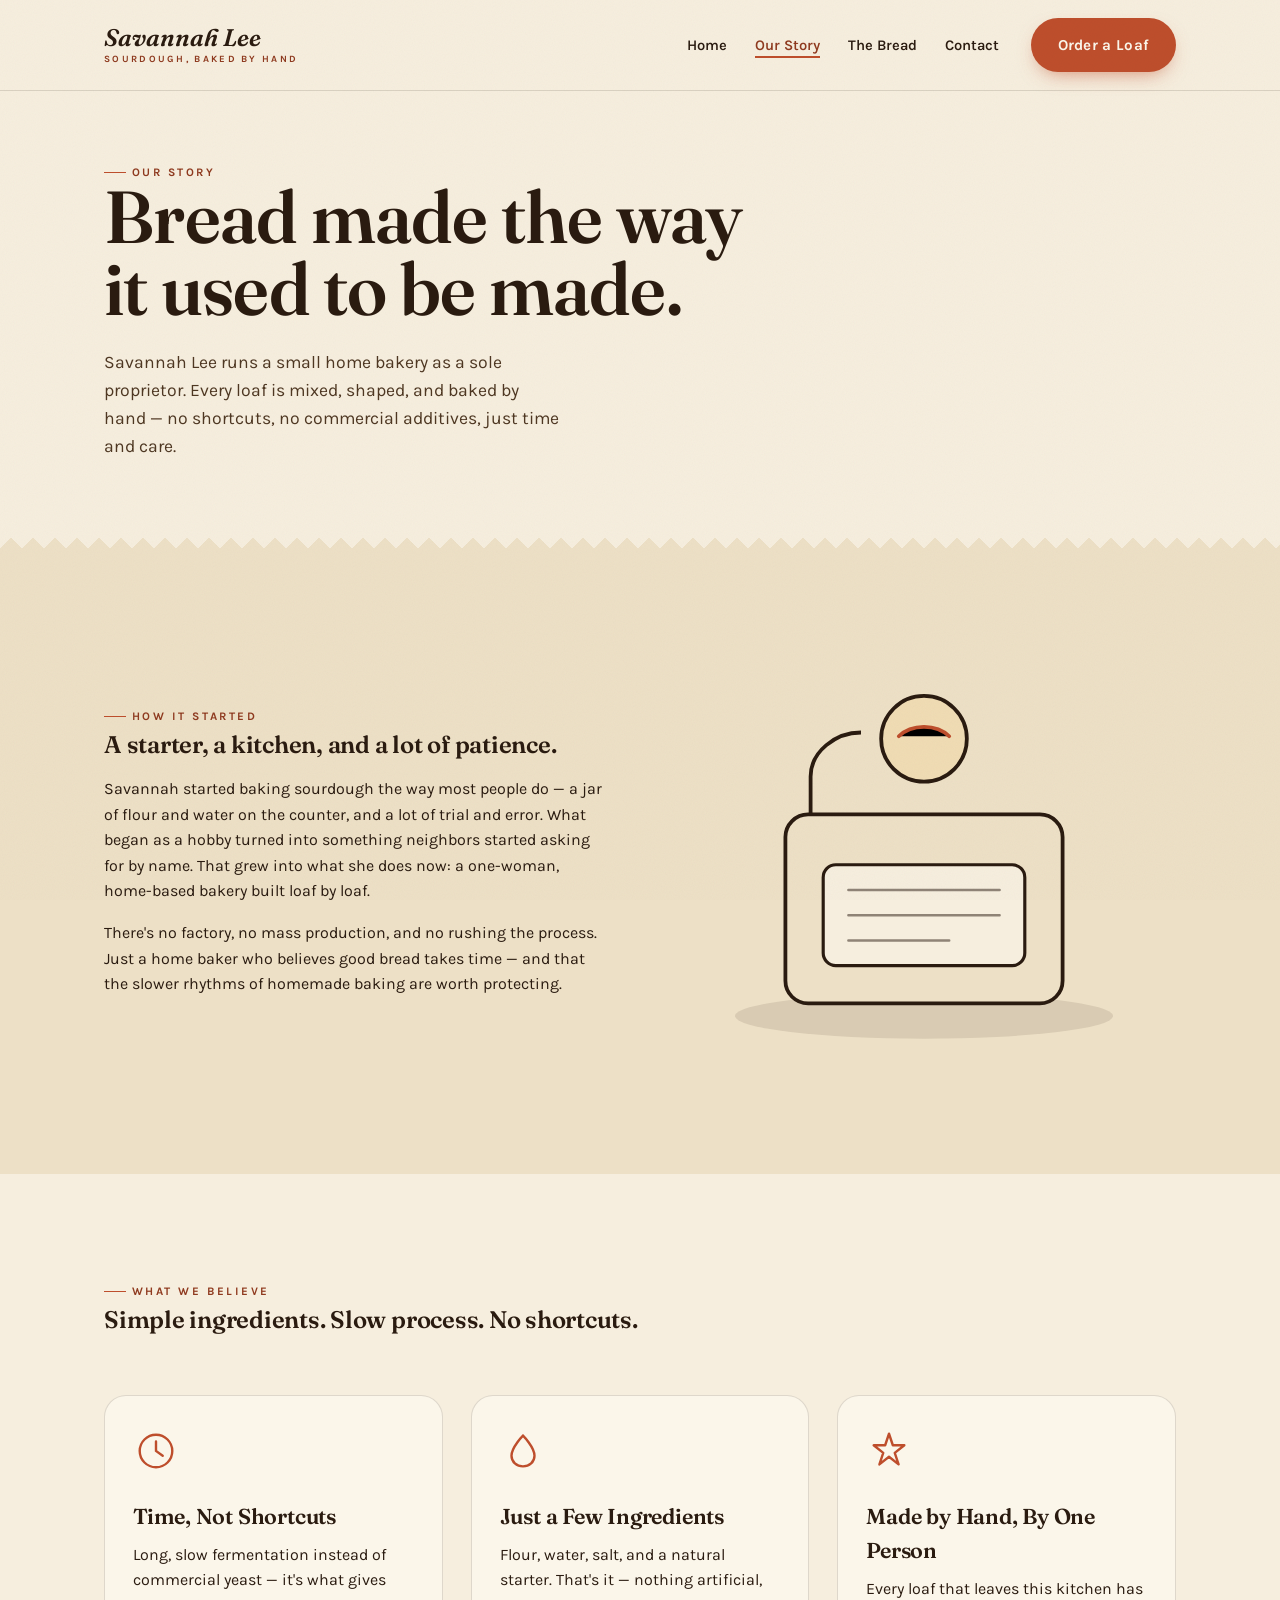
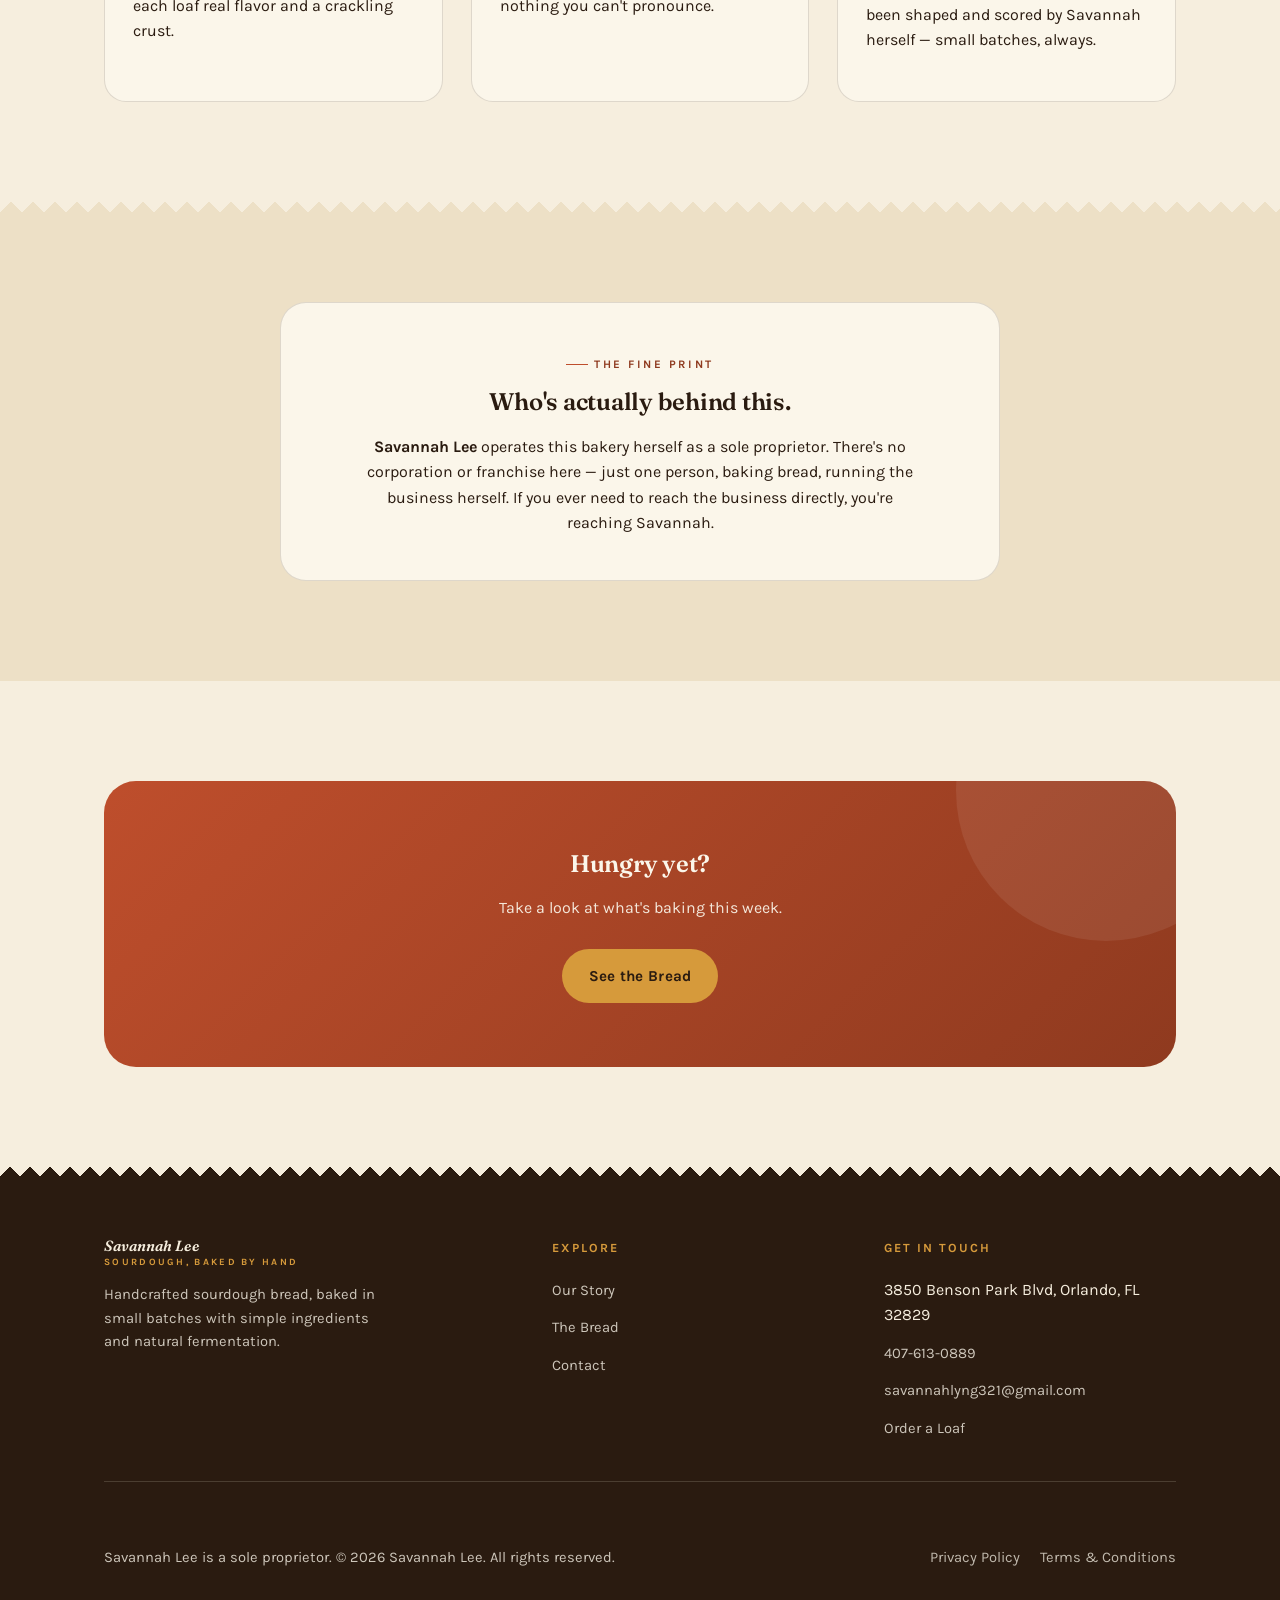
<file: about.html>
<!DOCTYPE html>
<html lang="en">
<head>
<meta charset="UTF-8">
<meta name="viewport" content="width=device-width, initial-scale=1.0">
<title>Our Story | Savannah Lee</title>
<meta name="description" content="Meet Savannah Lee, a sole proprietor sourdough baker &mdash; handcrafted bread made with simple ingredients and natural fermentation.">
<link rel="preconnect" href="https://fonts.googleapis.com">
<link rel="stylesheet" href="css/styles.css">
</head>
<body>

<header class="site-header">
  <div class="container site-header__inner">
    <a href="index.html" class="wordmark">Savannah Lee<span>Sourdough, Baked by Hand</span></a>
    <nav class="nav">
      <ul class="nav__links">
        <li><a href="index.html">Home</a></li>
        <li><a href="about.html" aria-current="page">Our Story</a></li>
        <li><a href="breads.html">The Bread</a></li>
        <li><a href="contact.html">Contact</a></li>
      </ul>
      <a href="index.html" class="btn btn--primary">Order a Loaf</a>
      <button class="nav__toggle" aria-label="Toggle menu">
        <span></span><span></span><span></span>
      </button>
    </nav>
  </div>
</header>

<main>

  <section class="hero" style="padding-bottom:60px;">
    <div class="container">
      <span class="eyebrow">Our Story</span>
      <h1 style="max-width:14ch;">Bread made the way it used to be made.</h1>
      <p class="hero__lede">Savannah Lee runs a small home bakery as a sole proprietor. Every loaf is mixed, shaped, and baked by hand &mdash; no shortcuts, no commercial additives, just time and care.</p>
    </div>
  </section>

  <section class="section--panel torn-top section">
    <div class="container split">
      <div data-reveal="1">
        <span class="eyebrow">How It Started</span>
        <h2>A starter, a kitchen, and a lot of patience.</h2>
        <p>Savannah started baking sourdough the way most people do &mdash; a jar of flour and water on the counter, and a lot of trial and error. What began as a hobby turned into something neighbors started asking for by name. That grew into what she does now: a one-woman, home-based bakery built loaf by loaf.</p>
        <p>There's no factory, no mass production, and no rushing the process. Just a home baker who believes good bread takes time &mdash; and that the slower rhythms of homemade baking are worth protecting.</p>
      </div>
      <div class="split__art" data-reveal="2">
        <svg viewBox="0 0 400 340" width="100%" xmlns="http://www.w3.org/2000/svg" aria-hidden="true">
          <ellipse cx="200" cy="300" rx="150" ry="18" fill="#2A1B10" opacity="0.1"/>
          <rect x="90" y="140" width="220" height="150" rx="18" fill="#EDE0C6" stroke="#2A1B10" stroke-width="3"/>
          <path d="M110 140V110C110 90 130 75 150 75" stroke="#2A1B10" stroke-width="3" fill="none"/>
          <circle cx="200" cy="80" r="34" fill="#F0DCB4" stroke="#2A1B10" stroke-width="3"/>
          <path d="M180 78C190 68 210 68 220 78" stroke="#BE4E2C" stroke-width="3" stroke-linecap="round"/>
          <rect x="120" y="180" width="160" height="80" rx="10" fill="#F6EEDE" stroke="#2A1B10" stroke-width="2.5"/>
          <path d="M140 200H260M140 220H260M140 240H220" stroke="#2A1B10" stroke-width="2" stroke-linecap="round" opacity="0.5"/>
        </svg>
      </div>
    </div>
  </section>

  <section class="section">
    <div class="container">
      <div class="section-head" data-reveal="1">
        <span class="eyebrow">What We Believe</span>
        <h2>Simple ingredients. Slow process. No shortcuts.</h2>
      </div>
      <div class="card-grid">
        <div class="bread-card" data-reveal="1">
          <svg class="bread-card__icon" viewBox="0 0 48 48" fill="none" xmlns="http://www.w3.org/2000/svg"><circle cx="24" cy="24" r="17" stroke="currentColor" stroke-width="2.5"/><path d="M24 14V24L31 29" stroke="currentColor" stroke-width="2.5" stroke-linecap="round"/></svg>
          <h3>Time, Not Shortcuts</h3>
          <p>Long, slow fermentation instead of commercial yeast &mdash; it's what gives each loaf real flavor and a crackling crust.</p>
        </div>
        <div class="bread-card" data-reveal="2">
          <svg class="bread-card__icon" viewBox="0 0 48 48" fill="none" xmlns="http://www.w3.org/2000/svg"><path d="M24 8C24 8 12 20 12 29C12 35.6 17.4 40 24 40C30.6 40 36 35.6 36 29C36 20 24 8 24 8Z" stroke="currentColor" stroke-width="2.5"/></svg>
          <h3>Just a Few Ingredients</h3>
          <p>Flour, water, salt, and a natural starter. That's it &mdash; nothing artificial, nothing you can't pronounce.</p>
        </div>
        <div class="bread-card" data-reveal="3">
          <svg class="bread-card__icon" viewBox="0 0 48 48" fill="none" xmlns="http://www.w3.org/2000/svg"><path d="M24 6L28 18H40L30 26L34 38L24 30L14 38L18 26L8 18H20L24 6Z" stroke="currentColor" stroke-width="2.5" stroke-linejoin="round"/></svg>
          <h3>Made by Hand, By One Person</h3>
          <p>Every loaf that leaves this kitchen has been shaped and scored by Savannah herself &mdash; small batches, always.</p>
        </div>
      </div>
    </div>
  </section>

  <!-- BUSINESS DISCLOSURE -->
  <section class="section section--panel torn-top">
    <div class="container">
      <div class="form-card" style="max-width:720px;margin:0 auto;text-align:center;" data-reveal="1">
        <span class="eyebrow" style="justify-content:center;">The Fine Print</span>
        <h2 style="margin-top:0.4em;">Who's actually behind this.</h2>
        <p style="max-width:56ch;margin:0 auto;"><strong>Savannah Lee</strong> operates this bakery herself as a sole proprietor. There's no corporation or franchise here &mdash; just one person, baking bread, running the business herself. If you ever need to reach the business directly, you're reaching Savannah.</p>
      </div>
    </div>
  </section>

  <section class="section">
    <div class="container">
      <div class="cta-band" data-reveal="1">
        <h2>Hungry yet?</h2>
        <p style="max-width:48ch;margin:0 auto 28px;opacity:0.92;">Take a look at what's baking this week.</p>
        <a href="breads.html" class="btn btn--on-dark">See the Bread</a>
      </div>
    </div>
  </section>

</main>

<footer class="site-footer">
  <div class="container site-footer__inner">
    <div class="site-footer__grid">
      <div>
        <a href="index.html" class="wordmark">Savannah Lee<span>Sourdough, Baked by Hand</span></a>
        <p style="margin-top:16px;max-width:32ch;">Handcrafted sourdough bread, baked in small batches with simple ingredients and natural fermentation.</p>
      </div>
      <div>
        <h4>Explore</h4>
        <ul>
          <li><a href="about.html">Our Story</a></li>
          <li><a href="breads.html">The Bread</a></li>
          <li><a href="contact.html">Contact</a></li>
        </ul>
      </div>
      <div>
        <h4>Get in Touch</h4>
        <ul>
          <li>3850 Benson Park Blvd, Orlando, FL 32829</li>
          <li><a href="tel:+14076130889">407-613-0889</a></li>
          <li><a href="mailto:savannahlyng321@gmail.com">savannahlyng321@gmail.com</a></li>
          <li><a href="index.html">Order a Loaf</a></li>
        </ul>
      </div>
    </div>
    <div class="footer-disclosure">
      <p>Savannah Lee is a sole proprietor. &copy; <span id="year"></span> Savannah Lee. All rights reserved.</p>
      <div class="footer-legal-links">
        <a href="privacy-policy.html">Privacy Policy</a>
        <a href="terms.html">Terms &amp; Conditions</a>
      </div>
    </div>
  </div>
</footer>

<script>document.getElementById('year').textContent = new Date().getFullYear();</script>
<script src="js/main.js"></script>
</body>
</html>
</file>
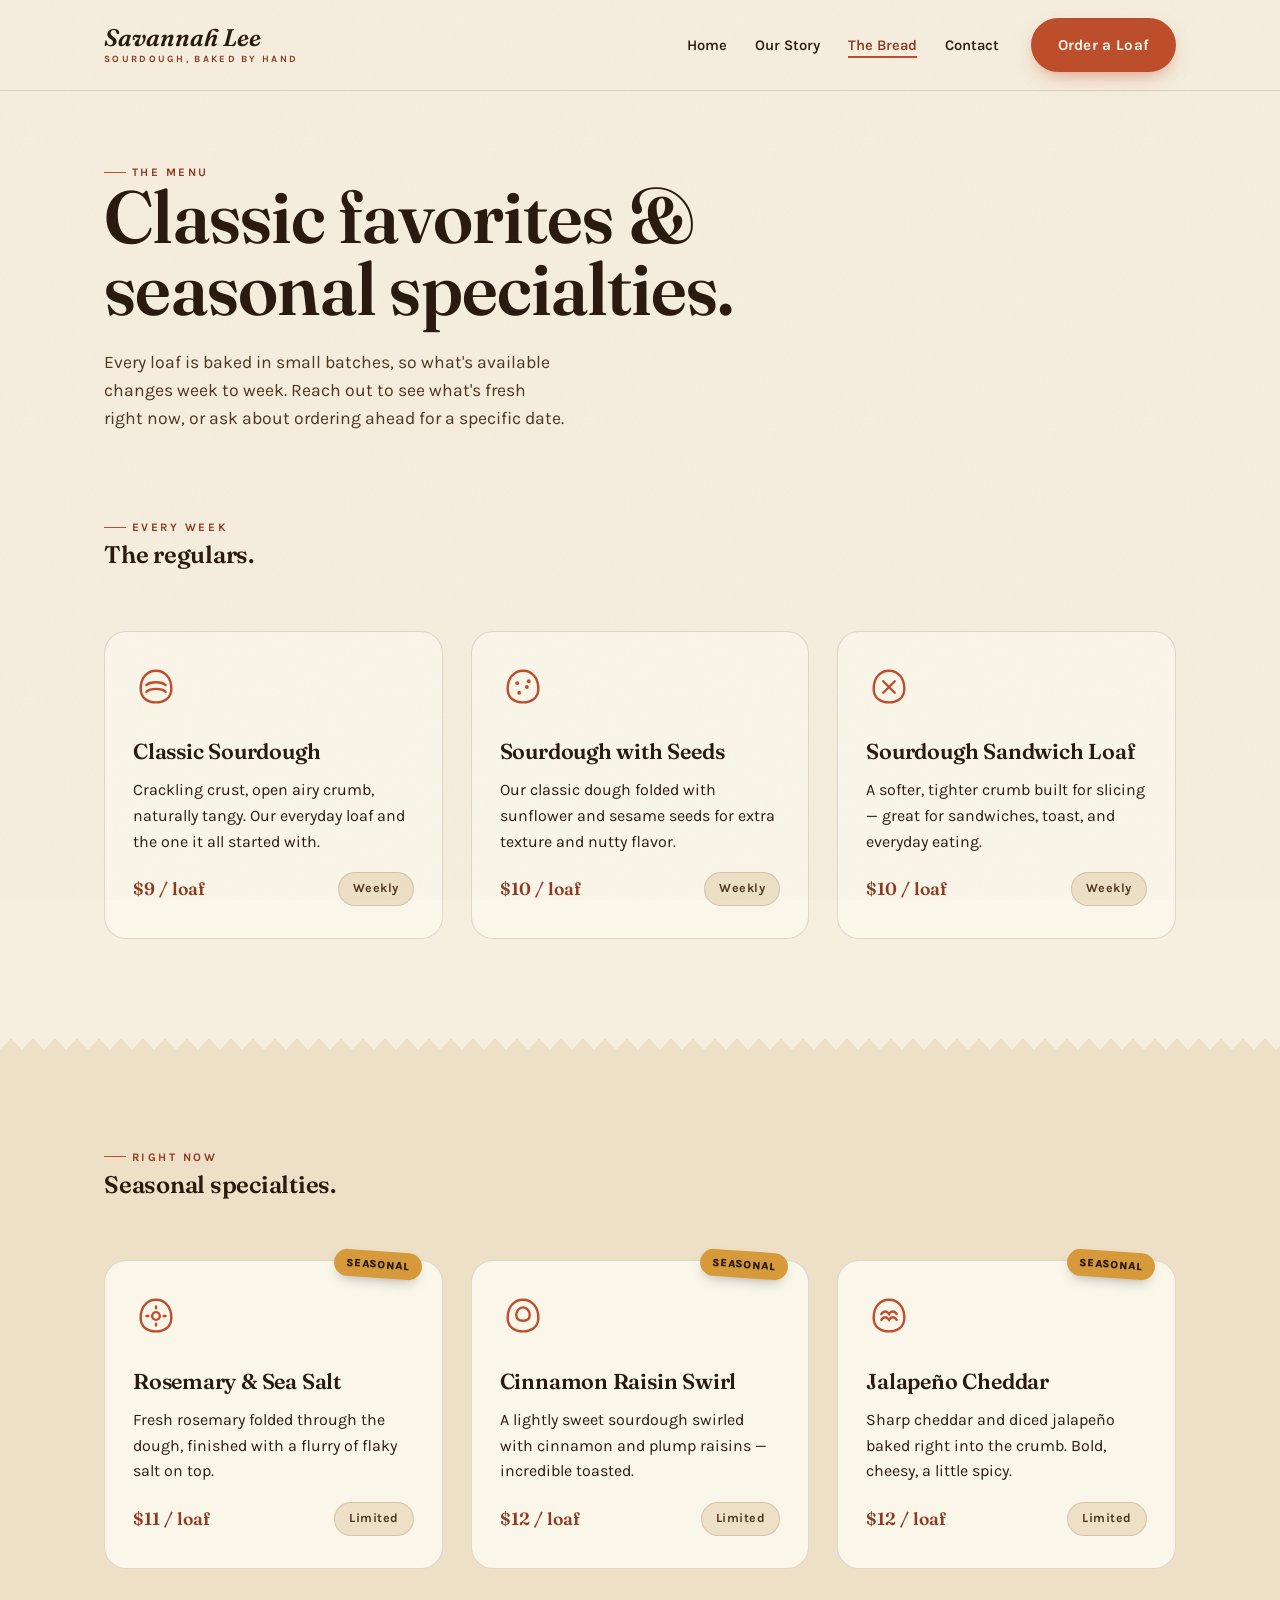
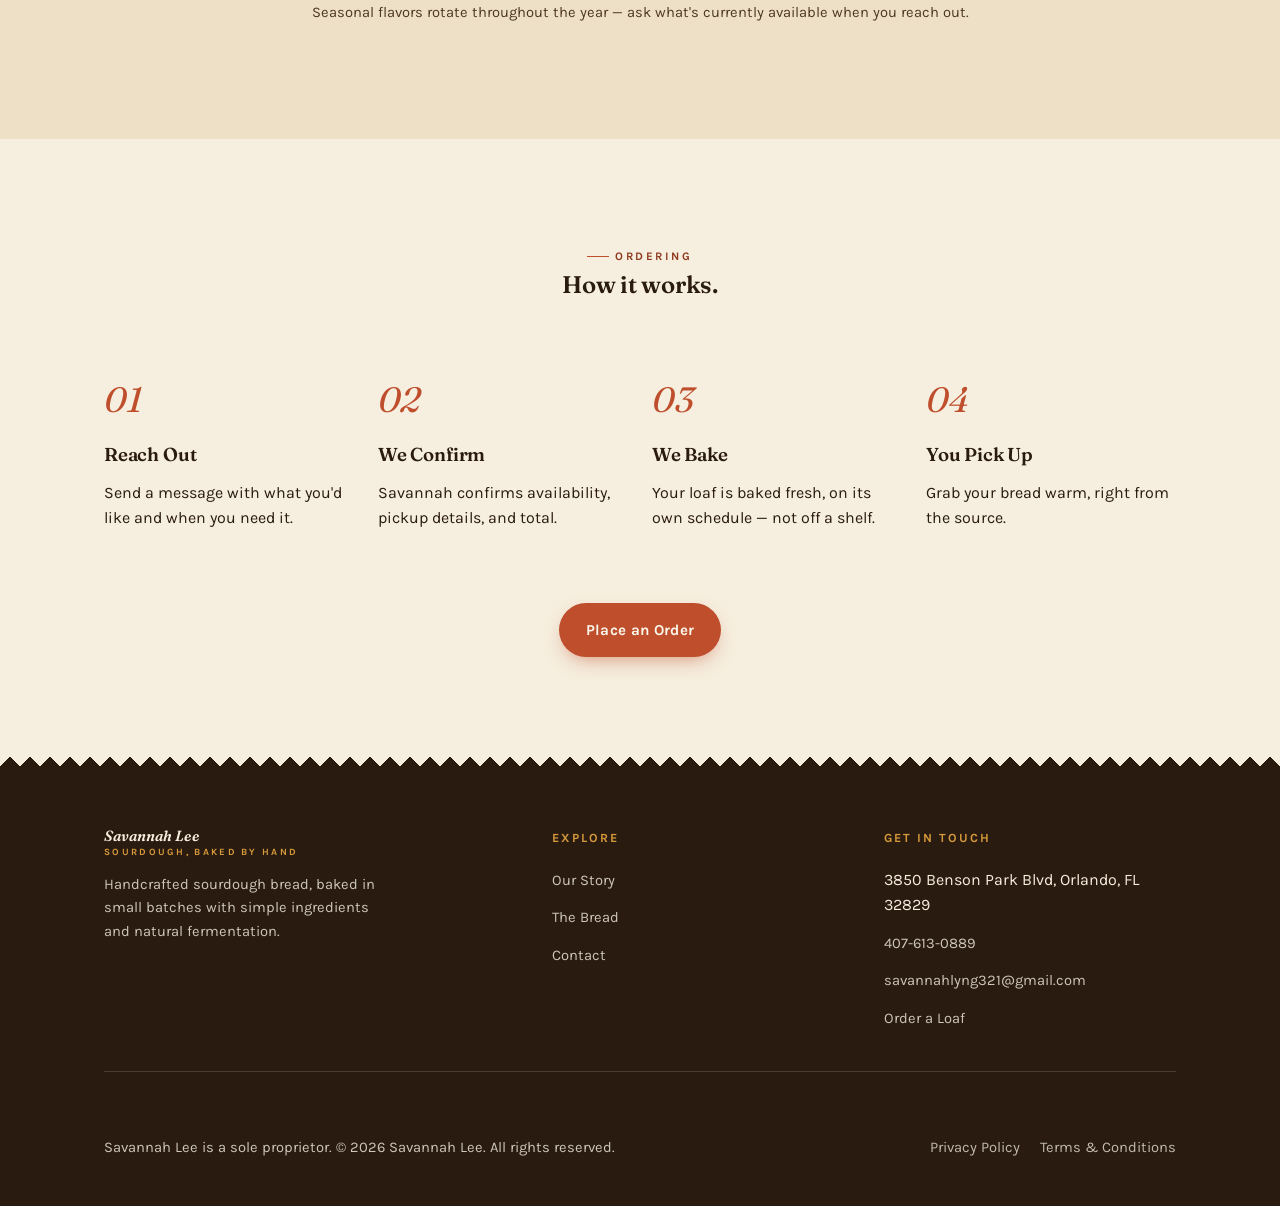
<file: breads.html>
<!DOCTYPE html>
<html lang="en">
<head>
<meta charset="UTF-8">
<meta name="viewport" content="width=device-width, initial-scale=1.0">
<title>The Bread | Savannah Lee</title>
<meta name="description" content="Classic sourdough and seasonal specialty loaves, handcrafted by Savannah Lee.">
<link rel="preconnect" href="https://fonts.googleapis.com">
<link rel="stylesheet" href="css/styles.css">
</head>
<body>

<header class="site-header">
  <div class="container site-header__inner">
    <a href="index.html" class="wordmark">Savannah Lee<span>Sourdough, Baked by Hand</span></a>
    <nav class="nav">
      <ul class="nav__links">
        <li><a href="index.html">Home</a></li>
        <li><a href="about.html">Our Story</a></li>
        <li><a href="breads.html" aria-current="page">The Bread</a></li>
        <li><a href="contact.html">Contact</a></li>
      </ul>
      <a href="index.html" class="btn btn--primary">Order a Loaf</a>
      <button class="nav__toggle" aria-label="Toggle menu">
        <span></span><span></span><span></span>
      </button>
    </nav>
  </div>
</header>

<main>

  <section class="hero" style="padding-bottom:40px;">
    <div class="container">
      <span class="eyebrow">The Menu</span>
      <h1 style="max-width:16ch;">Classic favorites &amp; seasonal specialties.</h1>
      <p class="hero__lede">Every loaf is baked in small batches, so what's available changes week to week. Reach out to see what's fresh right now, or ask about ordering ahead for a specific date.</p>
    </div>
  </section>

  <!-- CORE MENU -->
  <section class="section" style="padding-top:20px;">
    <div class="container">
      <div class="section-head" data-reveal="1">
        <span class="eyebrow">Every Week</span>
        <h2>The regulars.</h2>
      </div>
      <div class="card-grid">
        <div class="bread-card" data-reveal="1">
          <svg class="bread-card__icon" viewBox="0 0 48 48" fill="none" xmlns="http://www.w3.org/2000/svg"><path d="M8 26C8 14 15 7 24 7C33 7 40 14 40 26C40 36 32 40 24 40C16 40 8 36 8 26Z" stroke="currentColor" stroke-width="2.5"/><path d="M14 22C18 18 30 18 34 22" stroke="currentColor" stroke-width="2.5" stroke-linecap="round"/><path d="M14 29C18 25 30 25 34 29" stroke="currentColor" stroke-width="2.5" stroke-linecap="round"/></svg>
          <h3>Classic Sourdough</h3>
          <p>Crackling crust, open airy crumb, naturally tangy. Our everyday loaf and the one it all started with.</p>
          <div class="bread-card__meta"><span class="price">$9 / loaf</span><span class="tag">Weekly</span></div>
        </div>
        <div class="bread-card" data-reveal="2">
          <svg class="bread-card__icon" viewBox="0 0 48 48" fill="none" xmlns="http://www.w3.org/2000/svg"><path d="M8 26C8 14 15 7 24 7C33 7 40 14 40 26C40 36 32 40 24 40C16 40 8 36 8 26Z" stroke="currentColor" stroke-width="2.5"/><circle cx="18" cy="20" r="2" fill="currentColor"/><circle cx="28" cy="24" r="2" fill="currentColor"/><circle cx="20" cy="30" r="2" fill="currentColor"/><circle cx="30" cy="18" r="2" fill="currentColor"/></svg>
          <h3>Sourdough with Seeds</h3>
          <p>Our classic dough folded with sunflower and sesame seeds for extra texture and nutty flavor.</p>
          <div class="bread-card__meta"><span class="price">$10 / loaf</span><span class="tag">Weekly</span></div>
        </div>
        <div class="bread-card" data-reveal="3">
          <svg class="bread-card__icon" viewBox="0 0 48 48" fill="none" xmlns="http://www.w3.org/2000/svg"><path d="M8 26C8 14 15 7 24 7C33 7 40 14 40 26C40 36 32 40 24 40C16 40 8 36 8 26Z" stroke="currentColor" stroke-width="2.5"/><path d="M18 18L30 30M30 18L18 30" stroke="currentColor" stroke-width="2.5" stroke-linecap="round"/></svg>
          <h3>Sourdough Sandwich Loaf</h3>
          <p>A softer, tighter crumb built for slicing &mdash; great for sandwiches, toast, and everyday eating.</p>
          <div class="bread-card__meta"><span class="price">$10 / loaf</span><span class="tag">Weekly</span></div>
        </div>
      </div>
    </div>
  </section>

  <!-- SEASONAL -->
  <section class="section section--panel torn-top">
    <div class="container">
      <div class="section-head" data-reveal="1">
        <span class="eyebrow">Right Now</span>
        <h2>Seasonal specialties.</h2>
      </div>
      <div class="card-grid">
        <div class="bread-card" data-reveal="1">
          <span class="badge-seasonal">Seasonal</span>
          <svg class="bread-card__icon" viewBox="0 0 48 48" fill="none" xmlns="http://www.w3.org/2000/svg"><path d="M8 26C8 14 15 7 24 7C33 7 40 14 40 26C40 36 32 40 24 40C16 40 8 36 8 26Z" stroke="currentColor" stroke-width="2.5"/><circle cx="24" cy="24" r="4" stroke="currentColor" stroke-width="2.5"/><path d="M24 14V16M24 32V34M14 24H16M32 24H34" stroke="currentColor" stroke-width="2.5" stroke-linecap="round"/></svg>
          <h3>Rosemary &amp; Sea Salt</h3>
          <p>Fresh rosemary folded through the dough, finished with a flurry of flaky salt on top.</p>
          <div class="bread-card__meta"><span class="price">$11 / loaf</span><span class="tag">Limited</span></div>
        </div>
        <div class="bread-card" data-reveal="2">
          <span class="badge-seasonal">Seasonal</span>
          <svg class="bread-card__icon" viewBox="0 0 48 48" fill="none" xmlns="http://www.w3.org/2000/svg"><path d="M8 26C8 14 15 7 24 7C33 7 40 14 40 26C40 36 32 40 24 40C16 40 8 36 8 26Z" stroke="currentColor" stroke-width="2.5"/><path d="M24 15C20 15 17 19 17 23C17 27 20 29 24 29C28 29 31 27 31 23C31 19 28 15 24 15Z" stroke="currentColor" stroke-width="2.5"/></svg>
          <h3>Cinnamon Raisin Swirl</h3>
          <p>A lightly sweet sourdough swirled with cinnamon and plump raisins &mdash; incredible toasted.</p>
          <div class="bread-card__meta"><span class="price">$12 / loaf</span><span class="tag">Limited</span></div>
        </div>
        <div class="bread-card" data-reveal="3">
          <span class="badge-seasonal">Seasonal</span>
          <svg class="bread-card__icon" viewBox="0 0 48 48" fill="none" xmlns="http://www.w3.org/2000/svg"><path d="M8 26C8 14 15 7 24 7C33 7 40 14 40 26C40 36 32 40 24 40C16 40 8 36 8 26Z" stroke="currentColor" stroke-width="2.5"/><path d="M16 22C16 22 20 16 24 22C28 16 32 22 32 22" stroke="currentColor" stroke-width="2.5" stroke-linecap="round"/><path d="M16 28C16 28 20 22 24 28C28 22 32 28 32 28" stroke="currentColor" stroke-width="2.5" stroke-linecap="round"/></svg>
          <h3>Jalape&ntilde;o Cheddar</h3>
          <p>Sharp cheddar and diced jalape&ntilde;o baked right into the crumb. Bold, cheesy, a little spicy.</p>
          <div class="bread-card__meta"><span class="price">$12 / loaf</span><span class="tag">Limited</span></div>
        </div>
      </div>
      <p class="center" style="margin-top:32px;color:var(--crust-soft);font-size:0.92rem;">Seasonal flavors rotate throughout the year &mdash; ask what's currently available when you reach out.</p>
    </div>
  </section>

  <!-- HOW TO ORDER -->
  <section class="section">
    <div class="container">
      <div class="section-head center mx-auto" data-reveal="1">
        <span class="eyebrow">Ordering</span>
        <h2>How it works.</h2>
      </div>
      <div class="process">
        <div class="process__step" data-reveal="1">
          <h3>Reach Out</h3>
          <p>Send a message with what you'd like and when you need it.</p>
        </div>
        <div class="process__step" data-reveal="2">
          <h3>We Confirm</h3>
          <p>Savannah confirms availability, pickup details, and total.</p>
        </div>
        <div class="process__step" data-reveal="3">
          <h3>We Bake</h3>
          <p>Your loaf is baked fresh, on its own schedule &mdash; not off a shelf.</p>
        </div>
        <div class="process__step" data-reveal="3">
          <h3>You Pick Up</h3>
          <p>Grab your bread warm, right from the source.</p>
        </div>
      </div>
      <div class="center mt-lg">
        <a href="index.html" class="btn btn--primary">Place an Order</a>
      </div>
    </div>
  </section>

</main>

<footer class="site-footer">
  <div class="container site-footer__inner">
    <div class="site-footer__grid">
      <div>
        <a href="index.html" class="wordmark">Savannah Lee<span>Sourdough, Baked by Hand</span></a>
        <p style="margin-top:16px;max-width:32ch;">Handcrafted sourdough bread, baked in small batches with simple ingredients and natural fermentation.</p>
      </div>
      <div>
        <h4>Explore</h4>
        <ul>
          <li><a href="about.html">Our Story</a></li>
          <li><a href="breads.html">The Bread</a></li>
          <li><a href="contact.html">Contact</a></li>
        </ul>
      </div>
      <div>
        <h4>Get in Touch</h4>
        <ul>
          <li>3850 Benson Park Blvd, Orlando, FL 32829</li>
          <li><a href="tel:+14076130889">407-613-0889</a></li>
          <li><a href="mailto:savannahlyng321@gmail.com">savannahlyng321@gmail.com</a></li>
          <li><a href="index.html">Order a Loaf</a></li>
        </ul>
      </div>
    </div>
    <div class="footer-disclosure">
      <p>Savannah Lee is a sole proprietor. &copy; <span id="year"></span> Savannah Lee. All rights reserved.</p>
      <div class="footer-legal-links">
        <a href="privacy-policy.html">Privacy Policy</a>
        <a href="terms.html">Terms &amp; Conditions</a>
      </div>
    </div>
  </div>
</footer>

<script>document.getElementById('year').textContent = new Date().getFullYear();</script>
<script src="js/main.js"></script>
</body>
</html>
</file>
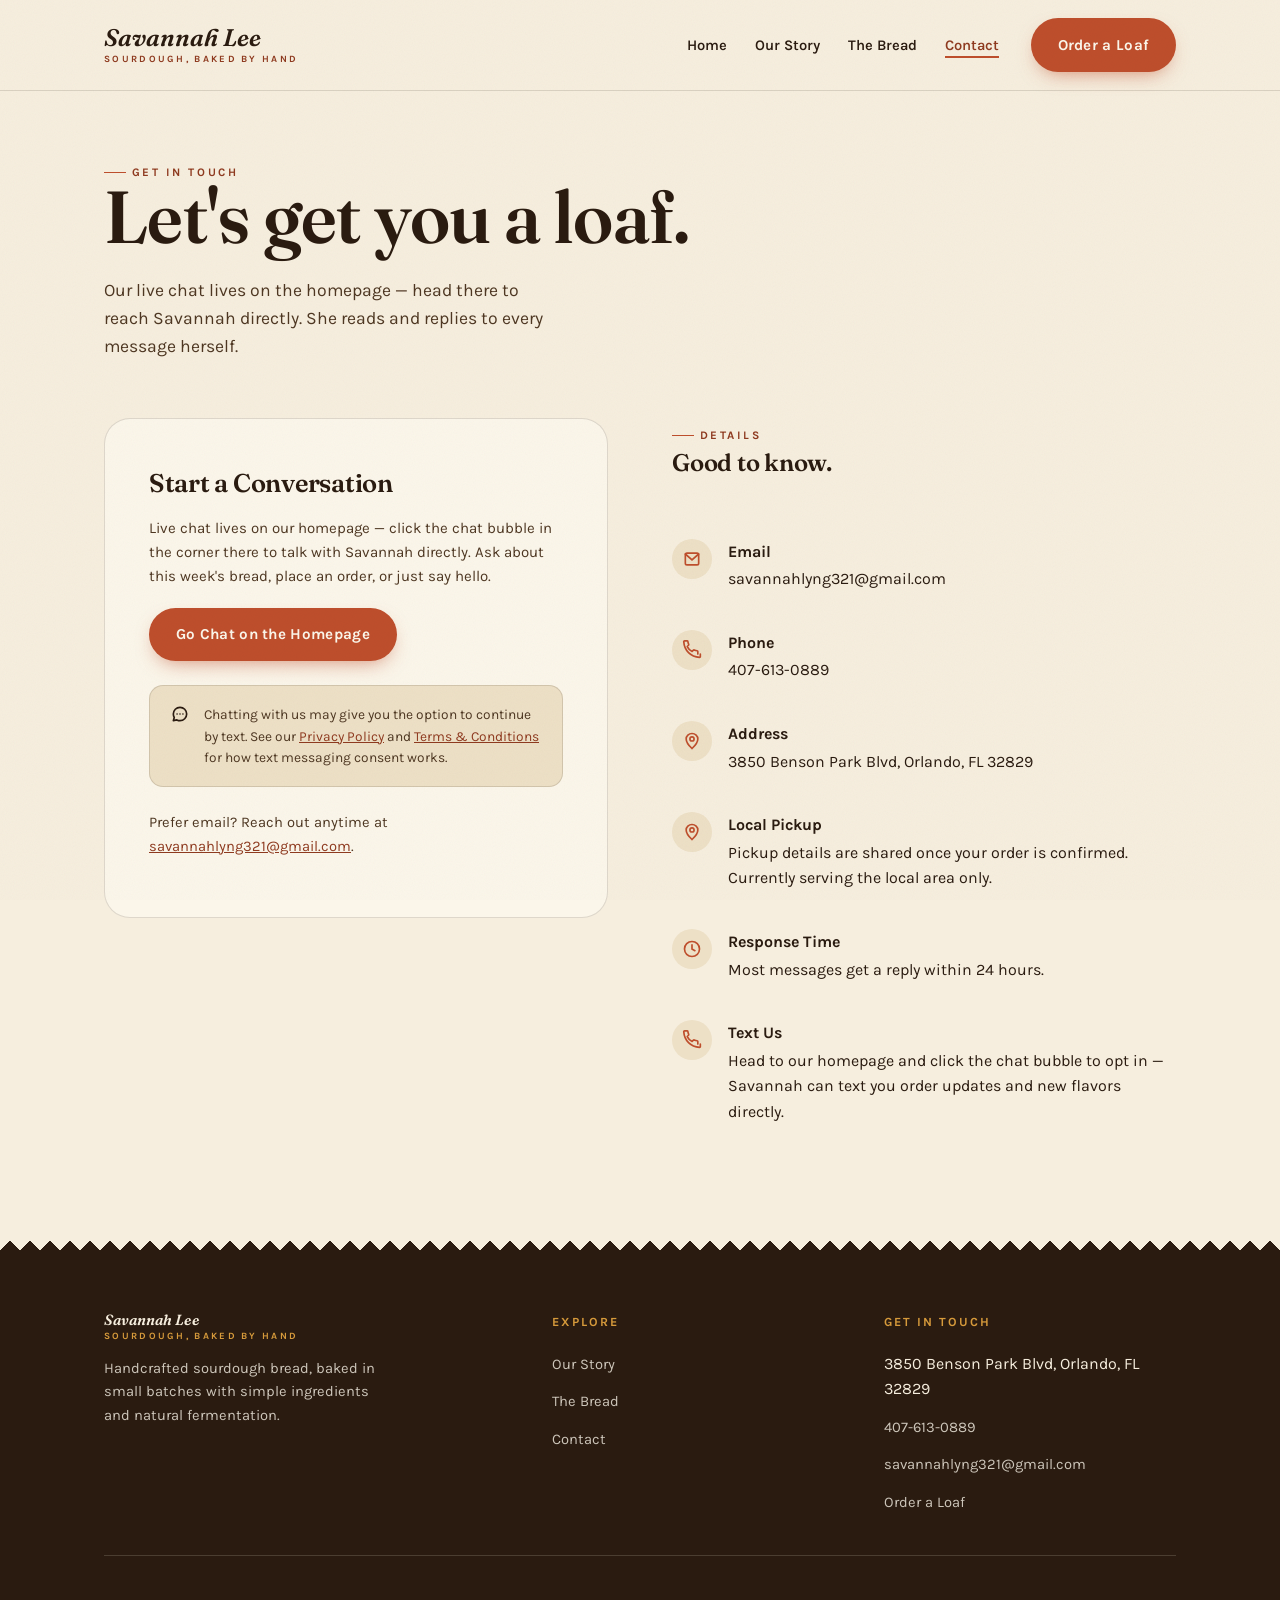
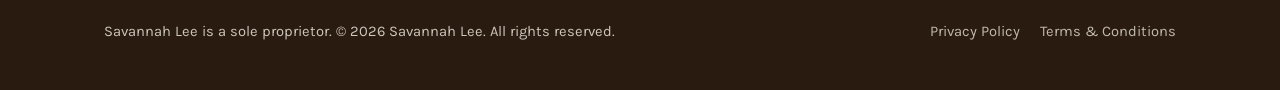
<file: contact.html>
<!DOCTYPE html>
<html lang="en">
<head>
<meta charset="UTF-8">
<meta name="viewport" content="width=device-width, initial-scale=1.0">
<title>Contact & Order | Savannah Lee</title>
<meta name="description" content="Order handcrafted sourdough bread from Savannah Lee. Reach out to place an order or ask a question.">
<link rel="preconnect" href="https://fonts.googleapis.com">
<link rel="stylesheet" href="css/styles.css">
</head>
<body>

<header class="site-header">
  <div class="container site-header__inner">
    <a href="index.html" class="wordmark">Savannah Lee<span>Sourdough, Baked by Hand</span></a>
    <nav class="nav">
      <ul class="nav__links">
        <li><a href="index.html">Home</a></li>
        <li><a href="about.html">Our Story</a></li>
        <li><a href="breads.html">The Bread</a></li>
        <li><a href="contact.html" aria-current="page">Contact</a></li>
      </ul>
      <a href="index.html" class="btn btn--primary">Order a Loaf</a>
      <button class="nav__toggle" aria-label="Toggle menu">
        <span></span><span></span><span></span>
      </button>
    </nav>
  </div>
</header>

<main>

  <section class="hero" style="padding-bottom:20px;">
    <div class="container">
      <span class="eyebrow">Get In Touch</span>
      <h1 style="max-width:14ch;">Let's get you a loaf.</h1>
      <p class="hero__lede">Our live chat lives on the homepage &mdash; head there to reach Savannah directly. She reads and replies to every message herself.</p>
    </div>
  </section>

  <section class="section" style="padding-top:20px;">
    <div class="container split" style="align-items:flex-start;">

      <!-- Chat widget lives on index.html only (GHL A2P compliance: one consent-collecting surface). This page redirects there. -->
      <div class="form-card" data-reveal="1">
        <h2 style="font-size:1.6rem;">Start a Conversation</h2>
        <p style="color:var(--crust-soft);font-size:0.94rem;">
          Live chat lives on our homepage &mdash; click the chat bubble in the corner there to talk with Savannah directly. Ask about this week's bread, place an order, or just say hello.
        </p>
        <a href="index.html" class="btn btn--primary" style="margin-top:4px;">Go Chat on the Homepage</a>

        <div class="notice-box">
          <span class="ico">
            <svg width="20" height="20" viewBox="0 0 24 24" fill="none"><path d="M4 12C4 7.58 7.58 4 12 4C16.42 4 20 7.58 20 12C20 16.42 16.42 20 12 20C10.68 20 9.43 19.68 8.33 19.11L4 20L5.1 16.15C4.4 14.94 4 13.52 4 12Z" stroke="currentColor" stroke-width="2" stroke-linejoin="round"/><circle cx="8.5" cy="12" r="1" fill="currentColor"/><circle cx="12" cy="12" r="1" fill="currentColor"/><circle cx="15.5" cy="12" r="1" fill="currentColor"/></svg>
          </span>
          <p>
            Chatting with us may give you the option to continue by text. See our <a href="privacy-policy.html">Privacy Policy</a> and <a href="terms.html">Terms &amp; Conditions</a> for how text messaging consent works.
          </p>
        </div>

        <p style="font-size:0.92rem;color:var(--crust-soft);">Prefer email? Reach out anytime at <a href="mailto:savannahlyng321@gmail.com" style="text-decoration:underline;color:var(--terracotta-deep);">savannahlyng321@gmail.com</a>.</p>
      </div>

      <!-- INFO -->
      <div data-reveal="2">
        <span class="eyebrow">Details</span>
        <h2>Good to know.</h2>
        <ul class="info-list mt-lg">
          <li>
            <span class="ico">
              <svg width="20" height="20" viewBox="0 0 24 24" fill="none"><path d="M4 6L12 13L20 6" stroke="currentColor" stroke-width="2" stroke-linecap="round"/><rect x="4" y="5" width="16" height="14" rx="2" stroke="currentColor" stroke-width="2"/></svg>
            </span>
            <div>
              <p style="font-weight:700;margin-bottom:2px;">Email</p>
              <p><a href="mailto:savannahlyng321@gmail.com">savannahlyng321@gmail.com</a></p>
            </div>
          </li>
          <li>
            <span class="ico">
              <svg width="20" height="20" viewBox="0 0 24 24" fill="none"><path d="M22 16.92V19.92C22 20.47 21.55 20.92 21 20.9C10.4 20.24 2.76 12.6 2.1 2C2.08 1.45 2.53 1 3.08 1H6.08C6.58 1 7.01 1.37 7.08 1.87C7.24 3.05 7.56 4.19 8.03 5.26C8.19 5.62 8.1 6.03 7.82 6.31L6.29 7.84C7.55 10.53 9.47 12.45 12.16 13.71L13.69 12.18C13.97 11.9 14.38 11.81 14.74 11.97C15.81 12.44 16.95 12.76 18.13 12.92C18.63 12.99 19 13.42 19 13.92V16.92" stroke="currentColor" stroke-width="2" stroke-linecap="round" stroke-linejoin="round"/></svg>
            </span>
            <div>
              <p style="font-weight:700;margin-bottom:2px;">Phone</p>
              <p><a href="tel:+14076130889">407-613-0889</a></p>
            </div>
          </li>
          <li>
            <span class="ico">
              <svg width="20" height="20" viewBox="0 0 24 24" fill="none"><path d="M12 21C12 21 5 14.5 5 9.5C5 5.9 8.1 3 12 3C15.9 3 19 5.9 19 9.5C19 14.5 12 21 12 21Z" stroke="currentColor" stroke-width="2"/><circle cx="12" cy="9.5" r="2.5" stroke="currentColor" stroke-width="2"/></svg>
            </span>
            <div>
              <p style="font-weight:700;margin-bottom:2px;">Address</p>
              <p>3850 Benson Park Blvd, Orlando, FL 32829</p>
            </div>
          </li>
          <li>
            <span class="ico">
              <svg width="20" height="20" viewBox="0 0 24 24" fill="none"><path d="M12 21C12 21 5 14.5 5 9.5C5 5.9 8.1 3 12 3C15.9 3 19 5.9 19 9.5C19 14.5 12 21 12 21Z" stroke="currentColor" stroke-width="2"/><circle cx="12" cy="9.5" r="2.5" stroke="currentColor" stroke-width="2"/></svg>
            </span>
            <div>
              <p style="font-weight:700;margin-bottom:2px;">Local Pickup</p>
              <p>Pickup details are shared once your order is confirmed. Currently serving the local area only.</p>
            </div>
          </li>
          <li>
            <span class="ico">
              <svg width="20" height="20" viewBox="0 0 24 24" fill="none"><circle cx="12" cy="12" r="9" stroke="currentColor" stroke-width="2"/><path d="M12 7V12L15.5 14" stroke="currentColor" stroke-width="2" stroke-linecap="round"/></svg>
            </span>
            <div>
              <p style="font-weight:700;margin-bottom:2px;">Response Time</p>
              <p>Most messages get a reply within 24 hours.</p>
            </div>
          </li>
          <li>
            <span class="ico">
              <svg width="20" height="20" viewBox="0 0 24 24" fill="none"><path d="M22 16.92V19.92C22 20.47 21.55 20.92 21 20.9C10.4 20.24 2.76 12.6 2.1 2C2.08 1.45 2.53 1 3.08 1H6.08C6.58 1 7.01 1.37 7.08 1.87C7.24 3.05 7.56 4.19 8.03 5.26C8.19 5.62 8.1 6.03 7.82 6.31L6.29 7.84C7.55 10.53 9.47 12.45 12.16 13.71L13.69 12.18C13.97 11.9 14.38 11.81 14.74 11.97C15.81 12.44 16.95 12.76 18.13 12.92C18.63 12.99 19 13.42 19 13.92V16.92" stroke="currentColor" stroke-width="2" stroke-linecap="round" stroke-linejoin="round"/></svg>
            </span>
            <div>
              <p style="font-weight:700;margin-bottom:2px;">Text Us</p>
              <p>Head to our homepage and click the chat bubble to opt in &mdash; Savannah can text you order updates and new flavors directly.</p>
            </div>
          </li>
        </ul>
      </div>
    </div>
  </section>

</main>

<footer class="site-footer">
  <div class="container site-footer__inner">
    <div class="site-footer__grid">
      <div>
        <a href="index.html" class="wordmark">Savannah Lee<span>Sourdough, Baked by Hand</span></a>
        <p style="margin-top:16px;max-width:32ch;">Handcrafted sourdough bread, baked in small batches with simple ingredients and natural fermentation.</p>
      </div>
      <div>
        <h4>Explore</h4>
        <ul>
          <li><a href="about.html">Our Story</a></li>
          <li><a href="breads.html">The Bread</a></li>
          <li><a href="contact.html">Contact</a></li>
        </ul>
      </div>
      <div>
        <h4>Get in Touch</h4>
        <ul>
          <li>3850 Benson Park Blvd, Orlando, FL 32829</li>
          <li><a href="tel:+14076130889">407-613-0889</a></li>
          <li><a href="mailto:savannahlyng321@gmail.com">savannahlyng321@gmail.com</a></li>
          <li><a href="index.html">Order a Loaf</a></li>
        </ul>
      </div>
    </div>
    <div class="footer-disclosure">
      <p>Savannah Lee is a sole proprietor. &copy; <span id="year"></span> Savannah Lee. All rights reserved.</p>
      <div class="footer-legal-links">
        <a href="privacy-policy.html">Privacy Policy</a>
        <a href="terms.html">Terms &amp; Conditions</a>
      </div>
    </div>
  </div>
</footer>

<script>document.getElementById('year').textContent = new Date().getFullYear();</script>
<script src="js/main.js"></script>
</body>
</html>
</file>
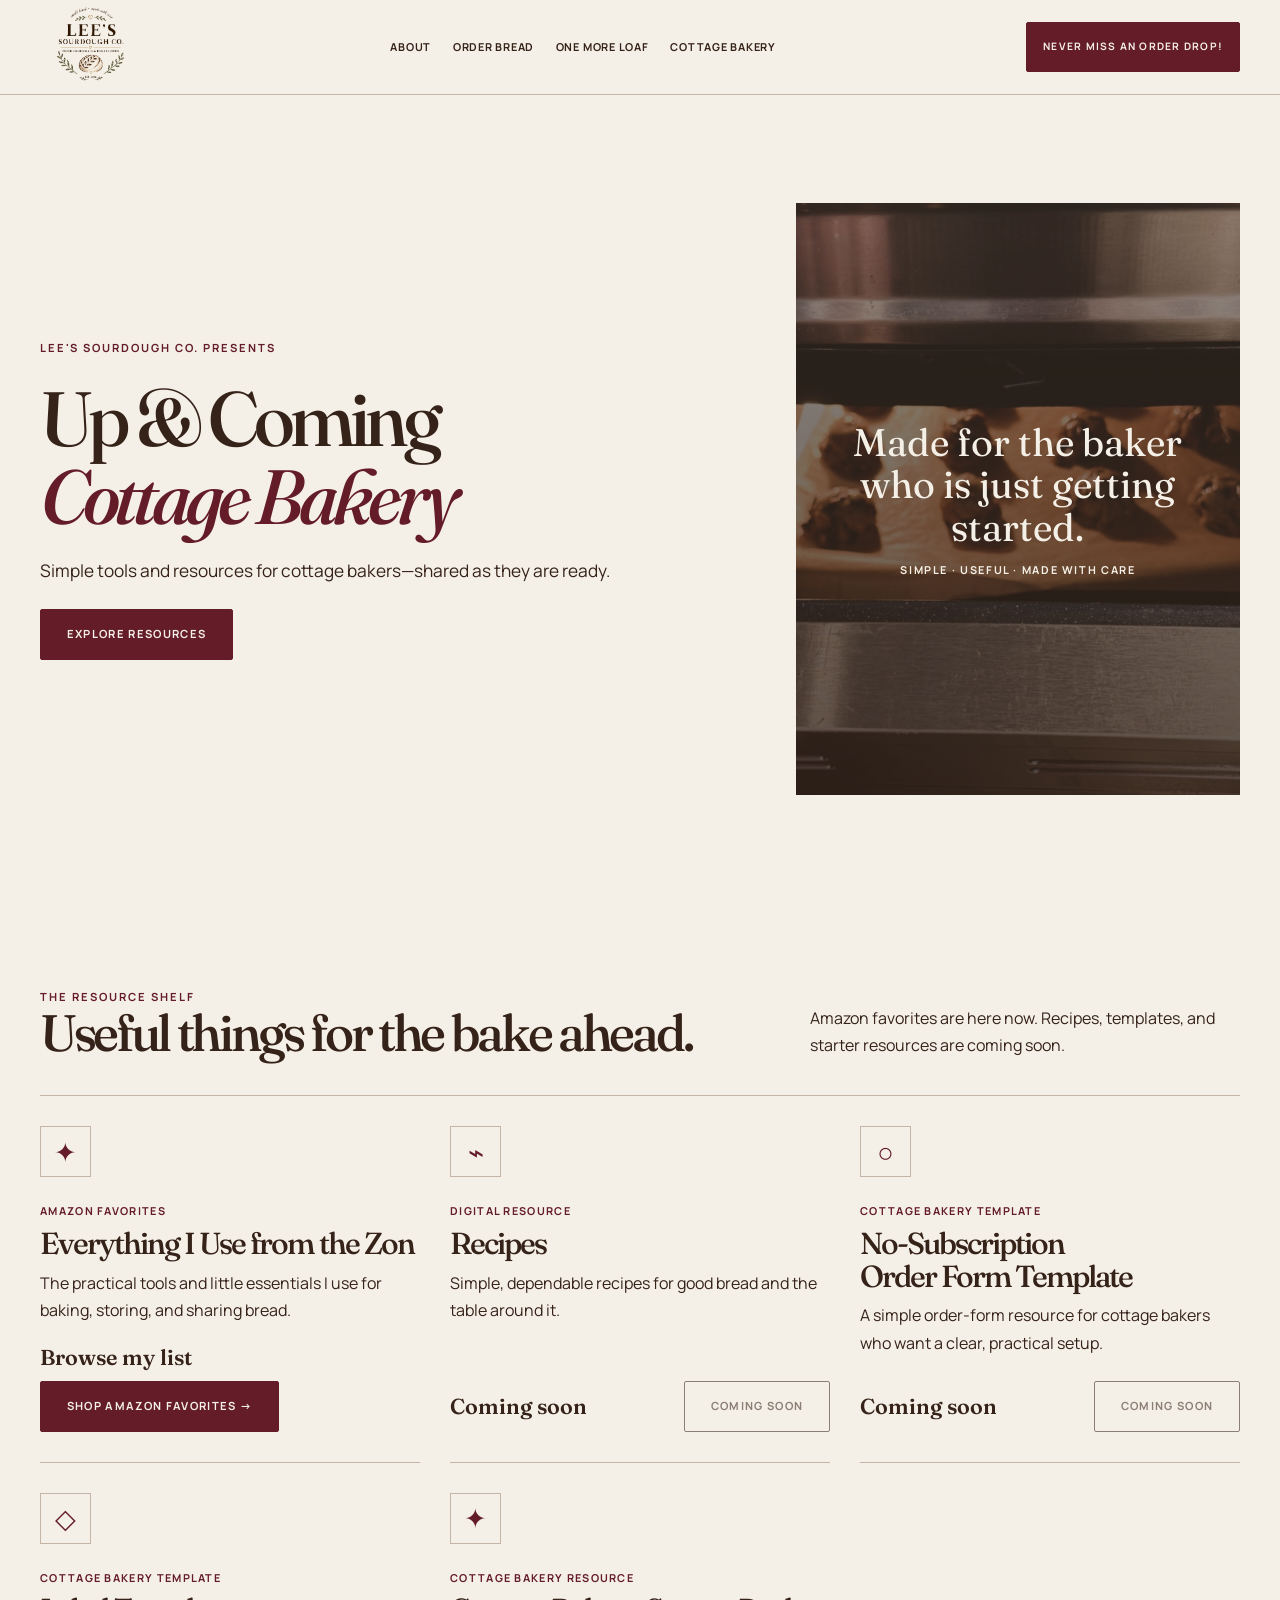
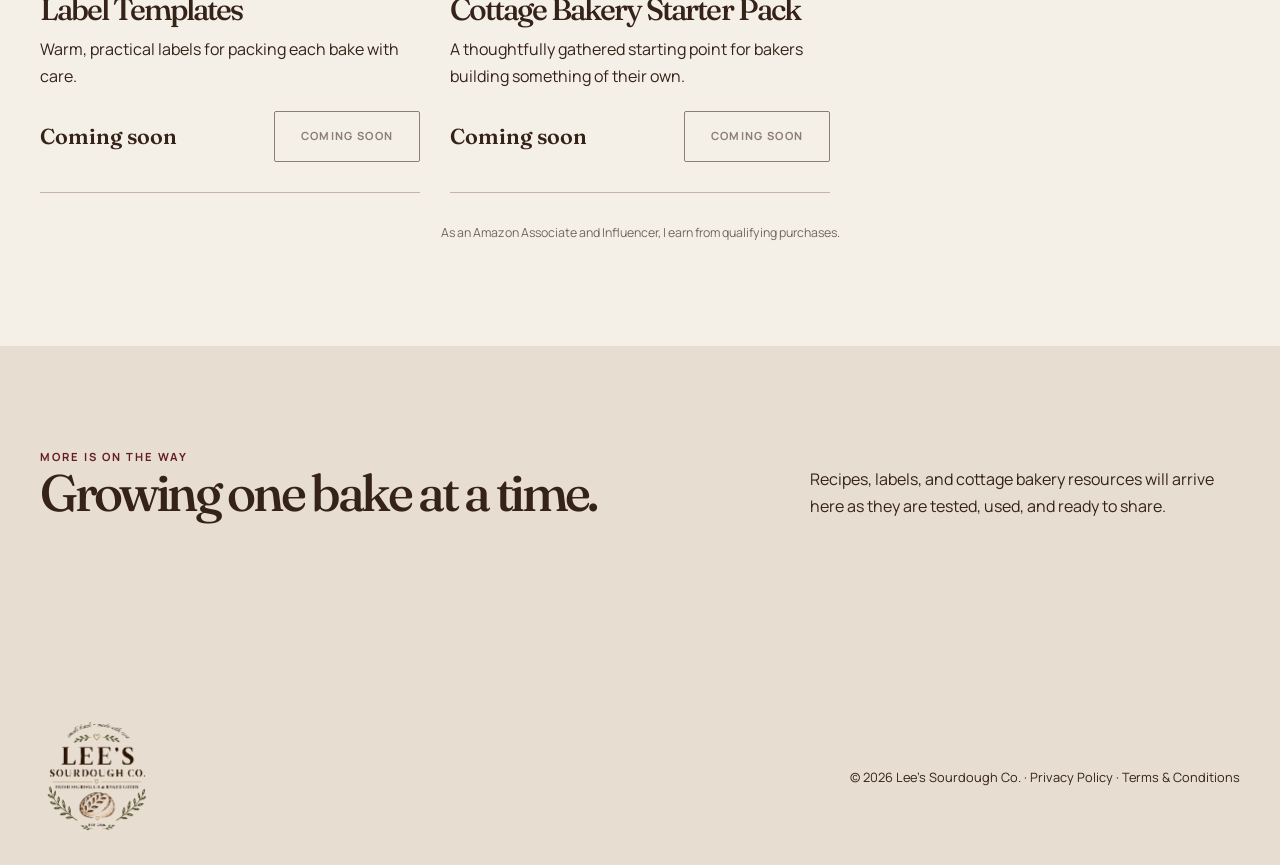
<file: cottage-bakery.html>
<!doctype html>
<html lang="en">
<head>
  <meta charset="utf-8" />
  <meta name="viewport" content="width=device-width, initial-scale=1" />
  <meta name="description" content="Up & Coming Cottage Bakery — digital tools for thoughtful home bakers." />
  <title>Up & Coming Cottage Bakery | Lee's Sourdough Co.</title>
  <link rel="preconnect" href="https://fonts.googleapis.com">
  <link rel="preconnect" href="https://fonts.gstatic.com" crossorigin>
  <link href="https://fonts.googleapis.com/css2?family=Fraunces:opsz,wght@9..144,500;9..144,600;9..144,700&family=Manrope:wght@400;500;600;700&display=swap" rel="stylesheet">
  <style>
    :root{--cream:#F8F6F2;--paper:#fff;--ink:#3F220F;--brown:#C17B58;--olive:#6D7C52;--linen:#F2EEE7;--line:#DDD6CC}*{box-sizing:border-box}html{scroll-behavior:smooth}body{margin:0;background:var(--cream);color:var(--ink);font:15px/1.65 Manrope,sans-serif}a{color:inherit;text-decoration:none}h1,h2,h3,p{margin-top:0}h1,h2,h3{font-family:Fraunces,Georgia,serif;letter-spacing:-.04em;line-height:1.08}.wrap{width:min(1160px,calc(100% - 42px));margin:auto}.eyebrow{font-size:.7rem;font-weight:700;letter-spacing:.16em;text-transform:uppercase;color:var(--brown)}.btn{display:inline-flex;align-items:center;justify-content:center;border:1px solid var(--olive);border-radius:999px;padding:.84rem 1.2rem;font-weight:700;transition:.2s}.btn:hover{transform:translateY(-2px)}.btn.primary{background:var(--olive);color:#fff}.btn.disabled{pointer-events:none;opacity:.55}header{border-bottom:1px solid #3F220F13;background:#F8F6F2e8;backdrop-filter:blur(14px);position:sticky;top:0;z-index:2}.nav{height:78px;display:flex;align-items:center;justify-content:space-between;gap:20px}.logo img{width:124px;max-height:58px;object-fit:contain;mix-blend-mode:multiply}nav{display:flex;gap:1.25rem;font-size:.75rem;font-weight:700}nav a:hover{color:var(--olive)}.hero{padding:90px 0 72px;background:linear-gradient(120deg,#F2EEE7 0%,#F8F6F2 58%,#e8e5d8 100%)}.hero-grid{display:grid;grid-template-columns:1.12fr .88fr;gap:60px;align-items:center}.hero h1{font-size:clamp(3.2rem,7vw,6.6rem);margin:.2rem 0 20px}.hero p:not(.eyebrow){max-width:570px;font-size:1.08rem}.stamp{aspect-ratio:1;border-radius:50%;border:1px solid #C17B5855;display:grid;place-items:center;background:#fff9f0;box-shadow:inset 0 0 0 20px #F2EEE7}.stamp div{text-align:center;width:72%;font-family:Fraunces,Georgia,serif;font-size:clamp(1.7rem,3vw,3.1rem);line-height:1.1}.stamp small{display:block;margin-top:14px;font:700 .68rem/1.4 Manrope,sans-serif;letter-spacing:.15em;text-transform:uppercase;color:var(--brown)}section{padding:96px 0}.intro{display:flex;justify-content:space-between;align-items:end;gap:30px;margin-bottom:36px}.intro h2{font-size:clamp(2.2rem,4vw,4rem);margin:0}.intro p{max-width:430px;margin:0}.product-grid{display:grid;grid-template-columns:repeat(3,1fr);gap:18px}.product{display:flex;flex-direction:column;min-height:348px;padding:25px;background:var(--paper);border:1px solid var(--line);border-radius:18px;box-shadow:0 8px 28px #3F220F08}.product-icon{width:51px;height:51px;display:grid;place-items:center;border-radius:14px;background:var(--linen);font:1.7rem Fraunces;color:var(--brown);margin-bottom:25px}.product h3{font-size:1.7rem;margin:6px 0 10px}.tag{font-size:.68rem;text-transform:uppercase;letter-spacing:.12em;font-weight:700;color:var(--brown)}.product p{color:#6E675F;margin-bottom:20px}.product-foot{display:flex;gap:10px;align-items:center;justify-content:space-between;margin-top:auto}.price{font:600 1.35rem Fraunces}.setup{background:#3F220F;color:#fff}.setup-grid{display:grid;grid-template-columns:1fr 1fr;gap:60px;align-items:center}.setup .eyebrow{color:#f0cf96}.setup h2{font-size:clamp(2.2rem,4vw,4rem)}.steps{counter-reset:step;display:grid;gap:13px}.step{display:flex;align-items:center;gap:15px;padding:14px 0;border-top:1px solid #ffffff30}.step:before{counter-increment:step;content:counter(step);display:grid;place-items:center;width:29px;height:29px;border-radius:50%;background:#ffffff18;color:#f0cf96;font-weight:700}.note{padding:23px;border-radius:15px;background:#ffffff12;border:1px solid #ffffff32}.note b{display:block;margin-bottom:6px}.faq{background:var(--linen)}details{padding:19px 0;border-top:1px solid var(--line)}summary{font-weight:700;cursor:pointer;list-style:none;display:flex;justify-content:space-between}summary:after{content:'+';font-size:1.3rem}details[open] summary:after{content:'−'}details p{margin:12px 30px 0 0;color:#6E675F}footer{padding:42px 0;background:#292720;color:#ddd4c9}.footer-row{display:flex;justify-content:space-between;align-items:center;gap:15px;font-size:.8rem}.footer-row img{width:105px;mix-blend-mode:multiply}@media(max-width:800px){nav{display:none}.hero-grid,.setup-grid{grid-template-columns:1fr;gap:35px}.stamp{max-width:350px;margin:auto}.product-grid{grid-template-columns:1fr}.intro{display:block}.intro p{margin-top:14px}section{padding:65px 0}} 
  </style>
  <style>
    html{scroll-padding-top:76px;-webkit-text-size-adjust:100%}body{overflow-x:hidden}img,iframe{max-width:100%}
    @media(max-width:800px){.wrap{width:min(100% - 32px,1160px)}.nav{height:68px;gap:10px}.logo img{width:92px;max-height:52px}.nav .btn{padding:.66rem .8rem;font-size:.7rem;line-height:1.15;text-align:center}.hero{padding:48px 0 52px}.hero h1{font-size:clamp(2.7rem,13vw,4rem)}.hero-grid{gap:30px}.stamp{max-width:300px}.product{min-height:0;padding:22px}.product-foot{align-items:flex-start;flex-direction:column}.footer-row{flex-direction:column;text-align:center;padding:0 4px}.footer-row span{line-height:1.7}}
    @media(max-width:420px){.wrap{width:min(100% - 28px,1160px)}.nav .btn{max-width:190px;font-size:.66rem}.stamp{max-width:270px}.hero p:not(.eyebrow){font-size:1rem}}
  </style>
  <style>
    :root{--cream:#F4EFE6;--paper:#F4EFE6;--ink:#38251D;--brown:#681E27;--olive:#681E27;--linen:#E9DFD1;--sand:#E9DFD1;--line:#BFAE9C}body{background:var(--cream);color:var(--ink)}body:before{content:"";position:fixed;inset:0;z-index:-1;opacity:.24;pointer-events:none;background-image:radial-gradient(rgba(56,37,29,.11) .45px,transparent .6px);background-size:7px 7px}.wrap{width:min(1200px,calc(100% - 56px))}.eyebrow{color:var(--brown);letter-spacing:.2em;font-size:.64rem}.btn{border-radius:2px;border-color:var(--ink);padding:.82rem 1.2rem;font-size:.7rem;letter-spacing:.08em;text-transform:uppercase}.btn.primary{background:var(--brown);border-color:var(--brown);color:var(--cream)}header{background:rgba(244,239,230,.92);border-color:var(--line)}.nav{height:83px}.logo img{width:112px}nav{font-size:.68rem;letter-spacing:.07em;text-transform:uppercase}nav a:hover{color:var(--brown)}.hero{background:var(--sand);padding:108px 0 90px}.hero-grid{grid-template-columns:1.25fr .75fr}.hero h1{font-size:clamp(3.8rem,8vw,7.2rem)}.hero h1 i{color:var(--brown)}.stamp{border-radius:0;background:var(--cream);border-color:var(--ink);box-shadow:none;transform:rotate(3deg)}.stamp:before{content:"";position:absolute;inset:13px;border:1px solid var(--line)}.stamp div{position:relative}.product-grid{gap:0;border-top:1px solid var(--ink);border-left:1px solid var(--ink)}.product{border-radius:0;border:0;border-right:1px solid var(--ink);border-bottom:1px solid var(--ink);box-shadow:none;background:transparent;min-height:330px}.product-icon{border-radius:0;background:var(--linen);color:var(--brown)}.product h3{font-size:1.9rem}.setup{background:var(--ink)}.faq{background:var(--linen)}details{border-color:var(--ink)}footer{background:var(--ink);color:var(--cream)}@media(max-width:800px){.wrap{width:min(100% - 34px,1200px)}.nav{height:70px}.hero{padding:58px 0}.hero h1{font-size:clamp(3rem,14vw,4.6rem)}.product-grid{border-right:1px solid var(--ink)}.product{border-right:0}.stamp{transform:rotate(2deg)}}
  </style>
  <link rel="stylesheet" href="editorial.css">
</head>
<body class="resources-page">
  <header><div class="wrap nav"><a class="logo" href="index.html"><img src="assets/lees-sourdough-logo-sticker.png" alt="Lee's Sourdough Co."></a><button class="nav-toggle" type="button" aria-label="Open navigation menu" aria-controls="site-navigation" aria-expanded="false"><svg width="22" height="18" viewBox="0 0 22 18" aria-hidden="true"><path d="M1 2h20M1 9h20M1 16h20" fill="none" stroke="currentColor" stroke-width="1.3"/></svg></button><nav id="site-navigation"><a href="index.html#about">About</a><a href="order.html">Order Bread</a><a href="index.html#open-table">One More Loaf</a><a href="cottage-bakery.html">Cottage Bakery</a></nav><a class="btn primary" href="index.html#subscribe">Never miss an order drop!</a></div></header>
  <main>
    <section class="hero"><div class="wrap hero-grid"><div><p class="eyebrow">Lee's Sourdough Co. presents</p><h1>Up &amp; Coming<br><i>Cottage Bakery</i></h1><p>Simple tools and resources for cottage bakers—shared as they are ready.</p><a class="btn primary" href="#shop">Explore resources</a></div><div class="stamp"><div>Made for the baker who is just getting started.<small>Simple · useful · made with care</small></div></div></div></section>
    <section id="shop"><div class="wrap"><div class="intro"><div><p class="eyebrow">The resource shelf</p><h2>Useful things for the bake ahead.</h2></div><p>Amazon favorites are here now. Recipes, templates, and starter resources are coming soon.</p></div><div id="products" class="product-grid" aria-live="polite"></div><p style="max-width:700px;margin:30px auto 0;text-align:center;color:#6E675F;font-size:.77rem">As an Amazon Associate and Influencer, I earn from qualifying purchases.</p></div></section>
    <section class="faq"><div class="wrap"><div class="intro"><div><p class="eyebrow">More is on the way</p><h2>Growing one bake at a time.</h2></div><p>Recipes, labels, and cottage bakery resources will arrive here as they are tested, used, and ready to share.</p></div></div></section>
  </main>
  <footer><div class="wrap footer-row"><a href="index.html"><img src="assets/lees-sourdough-logo-sticker.png" alt="Lee's Sourdough Co."></a><span>© 2026 Lee’s Sourdough Co. · <a href="privacy-policy.html">Privacy Policy</a> · <a href="terms.html">Terms &amp; Conditions</a></span></div></footer>
  <script src="digital-products.js"></script>
  <script>
    const makeLink=(url,label,primary=false)=>url?`<a class="btn ${primary?'primary':''}" href="${url}" target="_blank" rel="noopener">${label} →</a>`:`<span class="btn disabled">Coming soon</span>`;
    const products=window.COTTAGE_BAKERY_PRODUCTS||[];
    document.getElementById('products').innerHTML=products.map(p=>`<article class="product"><div class="product-icon" aria-hidden="true">${p.icon||'✦'}</div><span class="tag">${p.category}</span><h3>${p.title}</h3><p>${p.description}</p><div class="product-foot"><span class="price">${p.price}</span><span>${makeLink(p.purchaseUrl,p.actionLabel||'Purchase',true)}</span></div>${p.previewUrl?`<a class="tag" style="margin-top:17px" href="${p.previewUrl}" target="_blank" rel="noopener">Preview / download →</a>`:''}</article>`).join('');
  </script>
  <script src="navigation.js"></script>
</body>
</html>
</file>
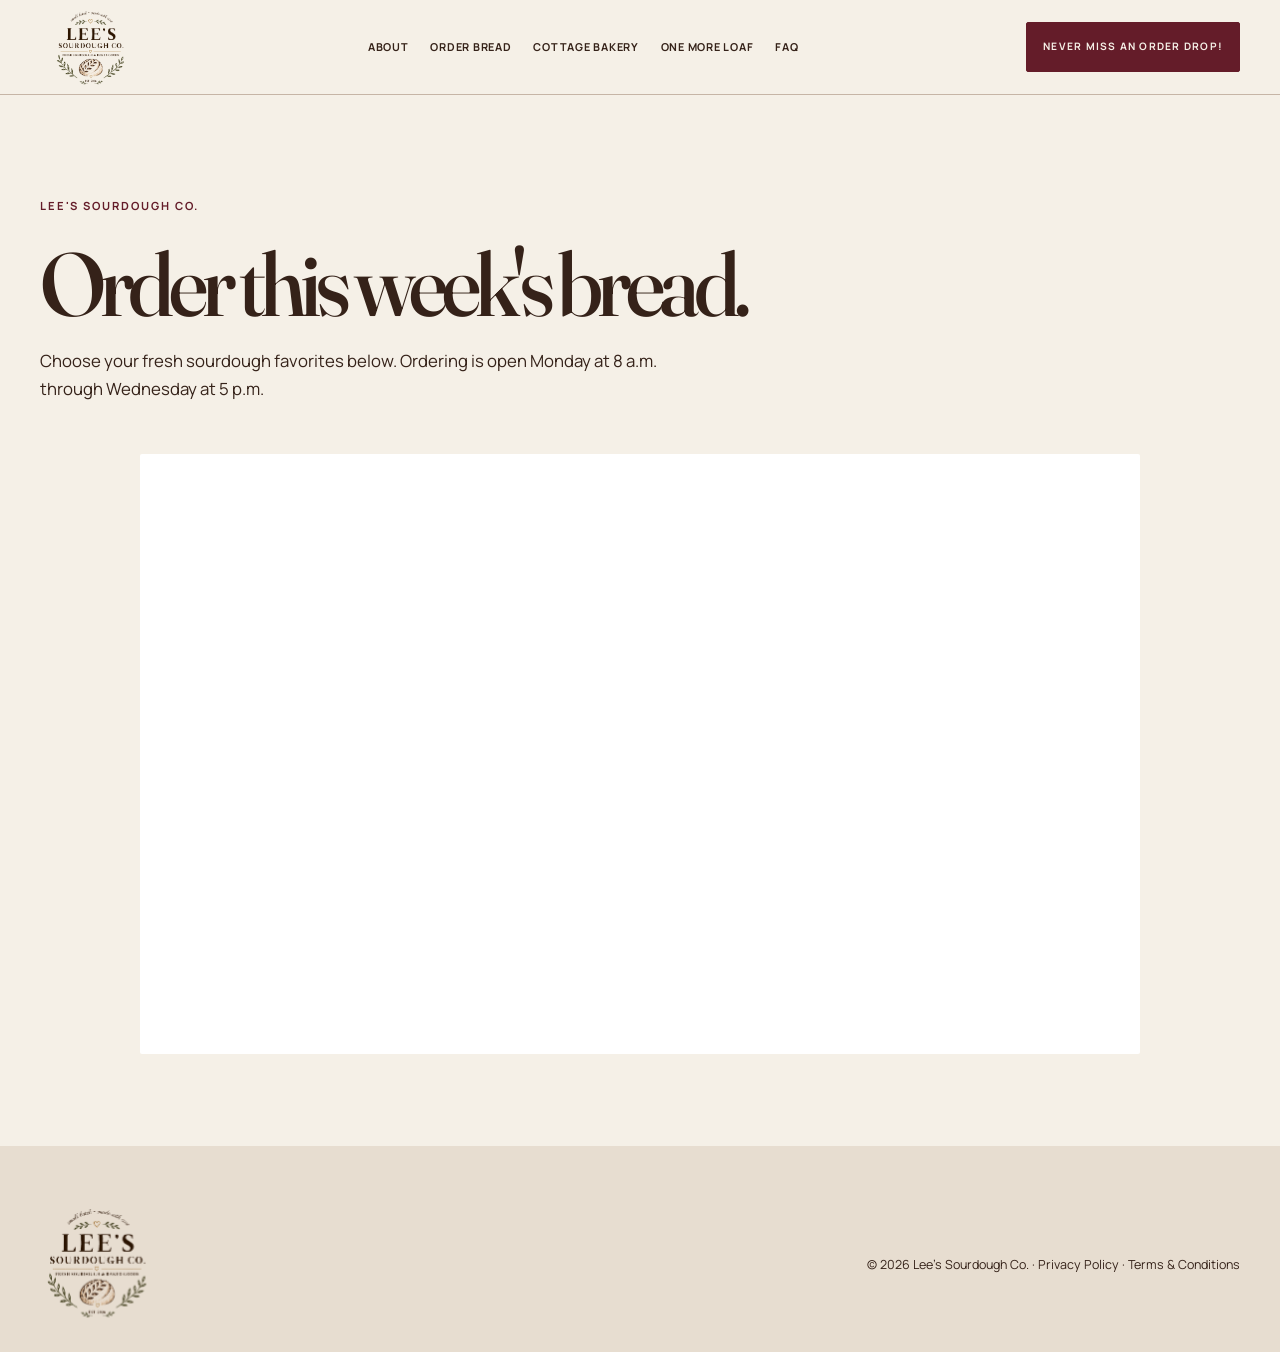
<file: order.html>
<!doctype html>
<html lang="en">
<head>
  <meta charset="utf-8" />
  <meta name="viewport" content="width=device-width, initial-scale=1" />
  <meta name="description" content="Order fresh sourdough from Lee's Sourdough Co." />
  <title>Order Bread | Lee's Sourdough Co.</title>
  <link rel="preconnect" href="https://fonts.googleapis.com">
  <link rel="preconnect" href="https://fonts.gstatic.com" crossorigin>
  <link href="https://fonts.googleapis.com/css2?family=Fraunces:opsz,wght@9..144,500;9..144,600;9..144,700&family=Manrope:wght@400;500;600;700&display=swap" rel="stylesheet">
  <style>
    :root{--cream:#F8F6F2;--ink:#3F220F;--brown:#C17B58;--olive:#6D7C52;--line:#DDD6CC}*{box-sizing:border-box}html{scroll-behavior:smooth}body{margin:0;background:var(--cream);color:var(--ink);font:15px/1.65 Manrope,sans-serif}a{color:inherit;text-decoration:none}h1,h2,p{margin-top:0}h1,h2{font-family:Fraunces,Georgia,serif;line-height:1.08;letter-spacing:-.04em}.wrap{width:min(1160px,calc(100% - 42px));margin:auto}.eyebrow{color:var(--brown);font-size:.7rem;font-weight:700;letter-spacing:.16em;text-transform:uppercase}.btn{display:inline-flex;align-items:center;justify-content:center;border:1px solid var(--olive);border-radius:999px;padding:.84rem 1.2rem;font-weight:700;transition:.2s}.btn:hover{transform:translateY(-2px)}.btn.olive{background:var(--olive);color:#fff}header{position:sticky;top:0;z-index:2;background:#F8F6F2e8;backdrop-filter:blur(14px);border-bottom:1px solid #3F220F13}.nav{height:78px;display:flex;align-items:center;justify-content:space-between;gap:20px}.logo{display:flex;align-items:center}.logo img{width:124px;max-height:58px;object-fit:contain;mix-blend-mode:multiply}nav{display:flex;gap:1.25rem;font-size:.75rem;font-weight:700}nav a:hover{color:var(--olive)}.intro{padding:70px 0 42px;text-align:center}.intro h1{font-size:clamp(3rem,6vw,5.3rem);margin:.2rem 0 17px}.intro p:not(.eyebrow){max-width:610px;margin:0 auto;font-size:1.05rem}.order-frame{padding:0 0 92px}.frame-shell{max-width:920px;margin:auto;padding:12px;border:1px solid var(--line);border-radius:18px;background:#fff;box-shadow:0 14px 42px #3F220F12}.order-embed{width:100%;border-radius:8px;background:#fff}.order-embed iframe{display:block;width:100%;height:600px;min-height:360px;border:0;border-radius:8px}footer{padding:34px 0;background:#292720;color:#ddd4c9}.footer-row{display:flex;align-items:center;justify-content:space-between;gap:15px;font-size:.78rem}.footer-row img{width:105px;mix-blend-mode:multiply}@media(max-width:800px){nav{display:none}.intro{padding:55px 0 32px}.order-frame{padding-bottom:55px}.frame-shell{padding:7px}.footer-row{flex-direction:column;text-align:center}}
  </style>
  <style>
    html{scroll-padding-top:76px;-webkit-text-size-adjust:100%}body{overflow-x:hidden}img,iframe{max-width:100%}
    @media(max-width:800px){.wrap{width:min(100% - 32px,1160px)}.nav{height:68px;gap:10px}.logo img{width:92px;max-height:52px}.nav .btn{padding:.66rem .8rem;font-size:.7rem;line-height:1.15;text-align:center}.intro{padding:46px 0 26px}.intro h1{font-size:clamp(2.65rem,13vw,3.8rem)}.intro p:not(.eyebrow){font-size:1rem}.order-frame{padding-bottom:54px}.frame-shell{border-radius:13px}.order-embed iframe{min-height:500px}.footer-row{font-size:.72rem}}
    @media(max-width:420px){.wrap{width:min(100% - 28px,1160px)}.nav .btn{max-width:190px;font-size:.66rem}.frame-shell{padding:5px}.order-embed iframe{min-height:500px}}
  </style>
  <style>
    :root{--cream:#F4EFE6;--ink:#38251D;--brown:#681E27;--olive:#681E27;--line:#BFAE9C}body{background:var(--cream);color:var(--ink)}body:before{content:"";position:fixed;inset:0;z-index:-1;opacity:.24;pointer-events:none;background-image:radial-gradient(rgba(56,37,29,.11) .45px,transparent .6px);background-size:7px 7px}.wrap{width:min(1200px,calc(100% - 56px))}.eyebrow{color:var(--brown);letter-spacing:.2em;font-size:.64rem}.btn{border-radius:2px;border-color:var(--ink);padding:.82rem 1.2rem;font-size:.7rem;letter-spacing:.08em;text-transform:uppercase}.btn.olive{background:var(--brown);border-color:var(--brown);color:var(--cream)}header{background:rgba(244,239,230,.92);border-color:var(--line)}.nav{height:83px}.logo img{width:112px}nav{font-size:.68rem;letter-spacing:.07em;text-transform:uppercase}nav a:hover{color:var(--brown)}.intro{padding:86px 0 50px;text-align:left}.intro h1{font-size:clamp(3.6rem,7vw,6.4rem);max-width:900px}.intro p:not(.eyebrow){margin-left:0;max-width:620px}.frame-shell{max-width:1000px;border-radius:0;padding:12px;background:var(--cream);border-color:var(--ink);box-shadow:none}.order-embed,.order-embed iframe{border-radius:0}footer{background:var(--ink);color:var(--cream)}@media(max-width:800px){.wrap{width:min(100% - 34px,1200px)}.nav{height:70px}.intro{padding:50px 0 32px}.intro h1{font-size:clamp(3rem,14vw,4.5rem)}}
  </style>
  <link rel="stylesheet" href="editorial.css">
</head>
<body class="order-page">
  <header><div class="wrap nav"><a class="logo" href="index.html"><img src="assets/lees-sourdough-logo-sticker.png" alt="Lee's Sourdough Co."></a><button class="nav-toggle" type="button" aria-label="Open navigation menu" aria-controls="site-navigation" aria-expanded="false"><svg width="22" height="18" viewBox="0 0 22 18" aria-hidden="true"><path d="M1 2h20M1 9h20M1 16h20" fill="none" stroke="currentColor" stroke-width="1.3"/></svg></button><nav id="site-navigation"><a href="index.html#about">About</a><a href="order.html">Order Bread</a><a href="cottage-bakery.html">Cottage Bakery</a><a href="index.html#open-table">One More Loaf</a><a href="index.html#faq">FAQ</a></nav><a class="btn olive" href="index.html#subscribe">Never miss an order drop!</a></div></header>
  <main>
    <section class="intro"><div class="wrap"><p class="eyebrow">Lee's Sourdough Co.</p><h1>Order this week's bread.</h1><p>Choose your fresh sourdough favorites below. Ordering is open Monday at 8 a.m. through Wednesday at 5 p.m.</p></div></section>
    <section class="order-frame"><div class="wrap"><div class="frame-shell"><div class="order-embed"><iframe src="https://link.lifeofthelees.com/widget/form/P3jfbmOiGGOdFrpbovHG" id="inline-P3jfbmOiGGOdFrpbovHG" data-layout="{'id':'INLINE'}" data-trigger-type="alwaysShow" data-trigger-value="" data-activation-type="alwaysActivated" data-activation-value="" data-deactivation-type="neverDeactivate" data-deactivation-value="" data-form-name="Sourdough Bread Order Form" data-height="6268" data-layout-iframe-id="inline-P3jfbmOiGGOdFrpbovHG" data-form-id="P3jfbmOiGGOdFrpbovHG" data-cookie-consent="true" data-cookie-consent-provider="auto" title="Sourdough Bread Order Form"></iframe><script src="https://link.lifeofthelees.com/js/form_embed.js"></script></div></div></div></section>
  </main>
  <footer><div class="wrap footer-row"><a href="index.html"><img src="assets/lees-sourdough-logo-sticker.png" alt="Lee's Sourdough Co."></a><span>© 2026 Lee’s Sourdough Co. · <a href="privacy-policy.html">Privacy Policy</a> · <a href="terms.html">Terms &amp; Conditions</a></span></div></footer>
  <script src="navigation.js"></script>
</body>
</html>
</file>
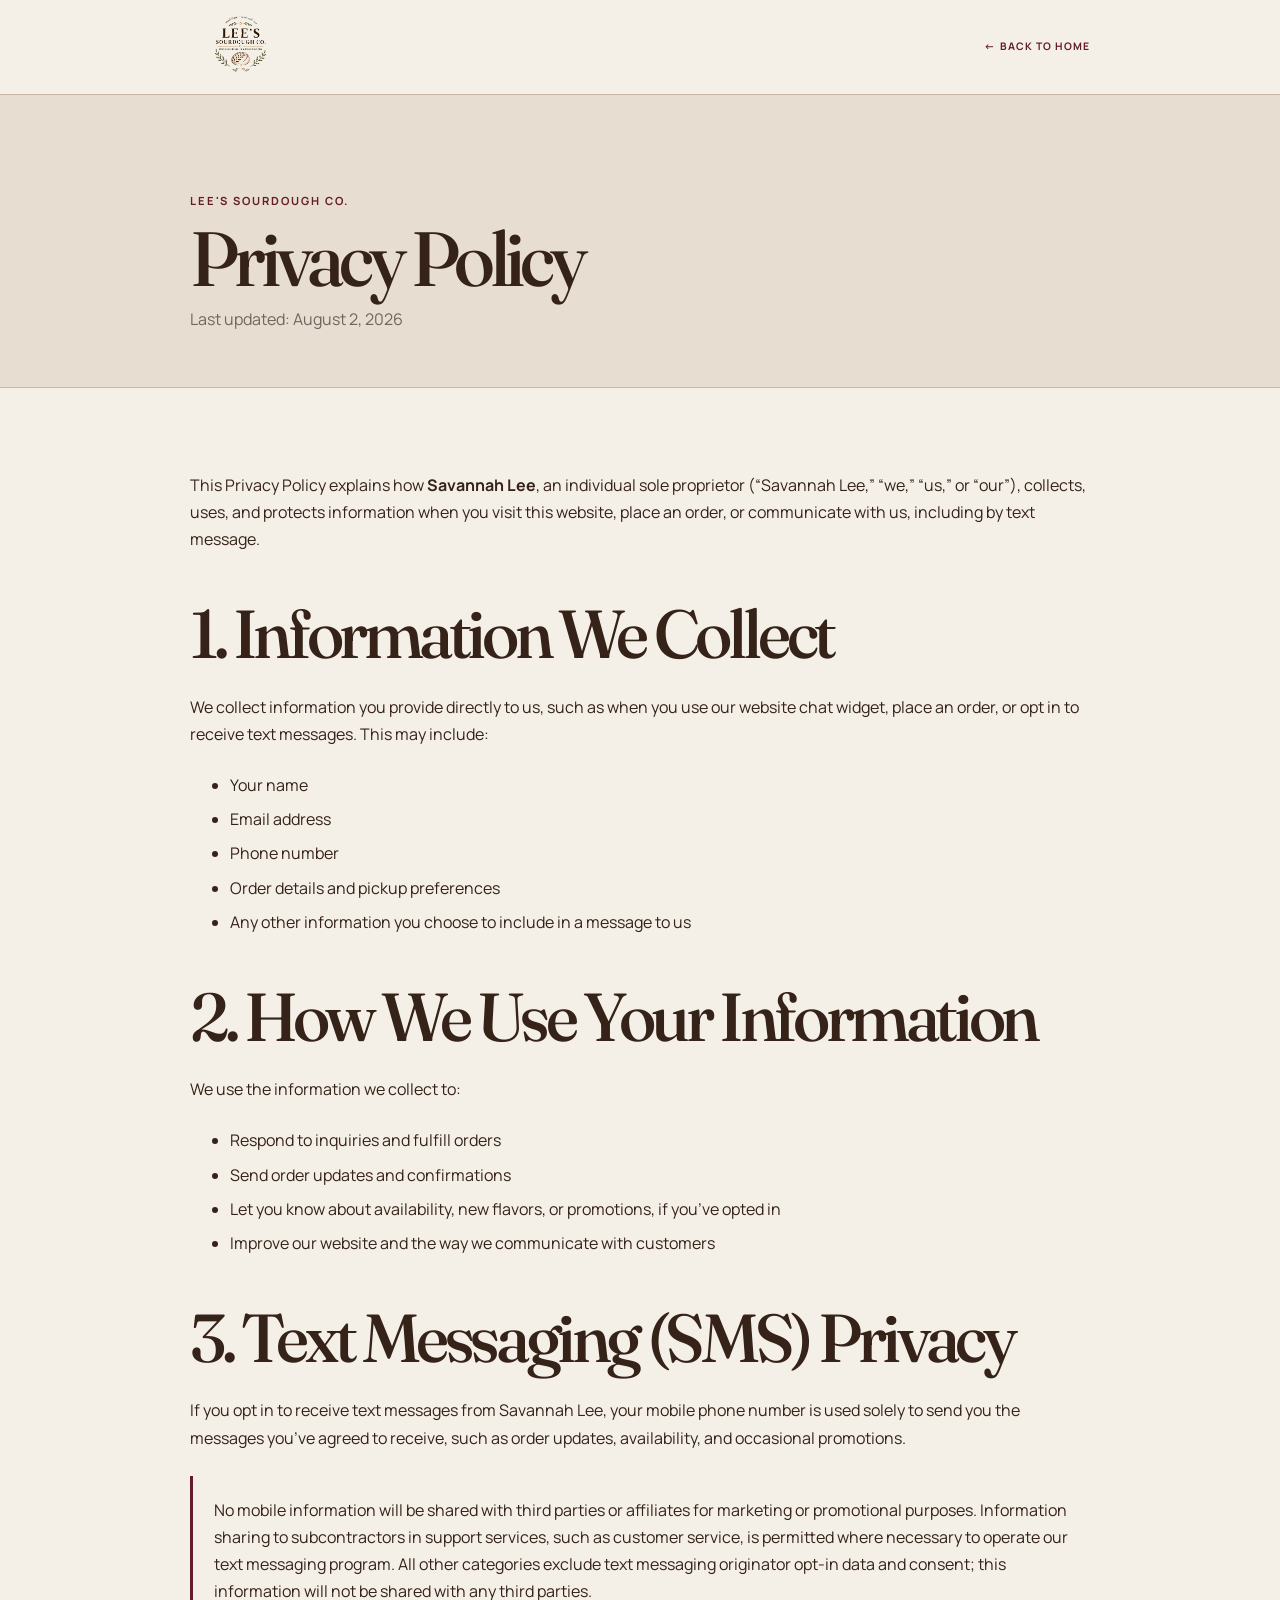
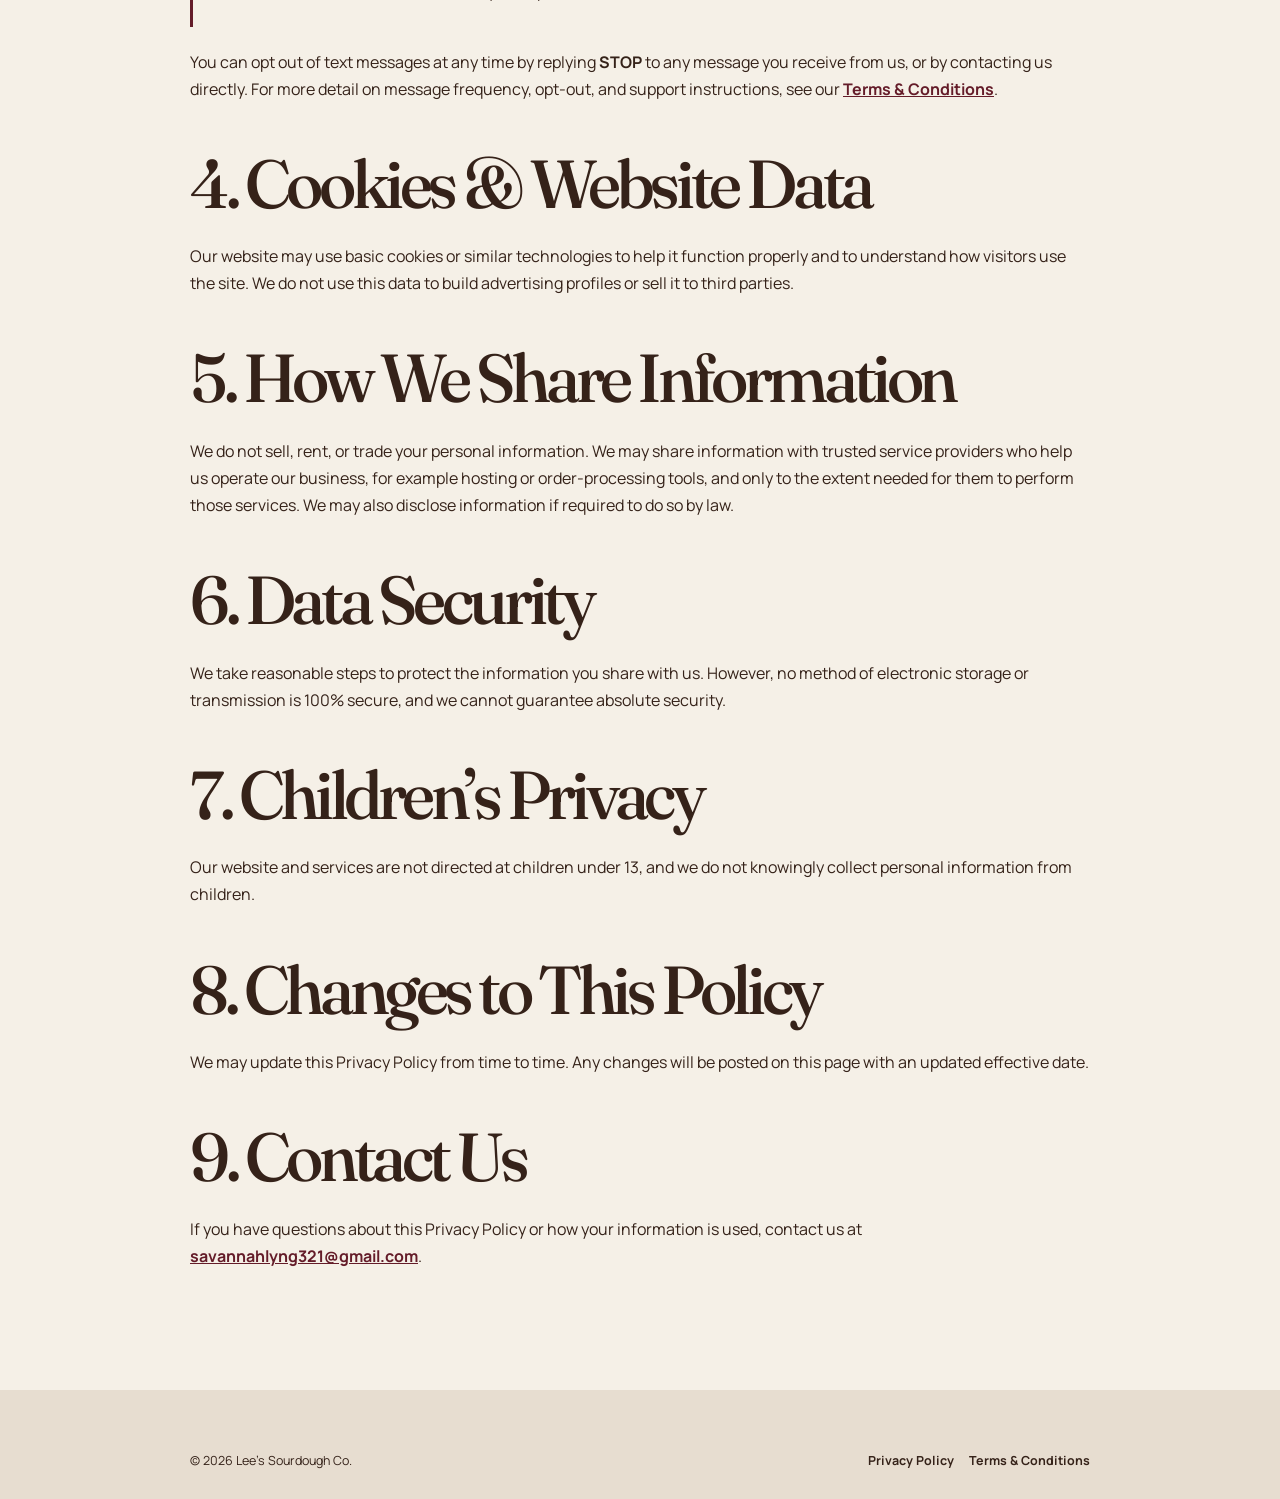
<file: privacy-policy.html>
<!doctype html>
<html lang="en">
<head>
  <meta charset="utf-8"><meta name="viewport" content="width=device-width,initial-scale=1">
  <meta name="description" content="Privacy Policy for Lee's Sourdough Co."><title>Privacy Policy | Lee's Sourdough Co.</title>
  <link rel="preconnect" href="https://fonts.googleapis.com"><link rel="preconnect" href="https://fonts.gstatic.com" crossorigin>
  <link href="https://fonts.googleapis.com/css2?family=Fraunces:opsz,wght@9..144,500;9..144,600;9..144,700&family=Manrope:wght@400;500;600;700&display=swap" rel="stylesheet">
  <style>:root{--cream:#F8F6F2;--paper:#fff;--ink:#3F220F;--brown:#C17B58;--olive:#6D7C52;--linen:#F2EEE7;--line:#DDD6CC}*{box-sizing:border-box}html{-webkit-text-size-adjust:100%}body{margin:0;background:var(--cream);color:var(--ink);font:15px/1.7 Manrope,sans-serif;overflow-x:hidden}a{color:var(--olive);font-weight:700}h1,h2{font-family:Fraunces,Georgia,serif;letter-spacing:-.04em;line-height:1.1}h1{font-size:clamp(2.8rem,6vw,5rem);margin:0 0 8px}h2{font-size:1.7rem;margin:45px 0 12px}.wrap{width:min(870px,calc(100% - 42px));margin:auto}header{background:rgba(248,246,242,.94);border-bottom:1px solid #3F220F13}.nav{height:78px;display:flex;align-items:center;justify-content:space-between}.logo img{width:124px;height:58px;object-fit:contain;mix-blend-mode:multiply}.back{font-size:.8rem;text-decoration:none}.hero{padding:75px 0 48px;background:var(--linen)}.eyebrow{color:var(--brown);font-weight:700;font-size:.7rem;letter-spacing:.16em;text-transform:uppercase;margin-bottom:10px}.legal{padding:55px 0 85px}.updated{color:#6E675F;margin:0}li{margin:7px 0}.callout{margin:22px 0;padding:21px;border-left:3px solid var(--olive);border-radius:0 12px 12px 0;background:#fff}footer{padding:32px 0;background:#292720;color:#ddd4c9;font-size:.78rem}footer .wrap{display:flex;justify-content:space-between;gap:16px;flex-wrap:wrap}footer a{color:#ddd4c9;text-decoration:none;margin-left:15px}@media(max-width:480px){.wrap{width:calc(100% - 32px)}.nav{height:68px}.logo img{width:94px;height:50px}.back{font-size:.74rem}.hero{padding:48px 0 34px}.legal{padding:40px 0 62px}h1{font-size:clamp(2.5rem,14vw,3.5rem)}h2{font-size:1.5rem;margin-top:36px}.callout{padding:17px}footer .wrap{display:block;text-align:center}footer span{display:block}footer span+span{margin-top:9px}footer a{margin:0 7px}}</style>
<style>:root{--cream:#F4EFE6;--paper:#F4EFE6;--ink:#38251D;--brown:#681E27;--olive:#681E27;--linen:#E9DFD1;--line:#BFAE9C}body{background:var(--cream);color:var(--ink)}body:before{content:"";position:fixed;inset:0;z-index:-1;opacity:.24;pointer-events:none;background-image:radial-gradient(rgba(56,37,29,.11) .45px,transparent .6px);background-size:7px 7px}a,.eyebrow{color:var(--brown)}.wrap{width:min(900px,calc(100% - 56px))}header{background:rgba(244,239,230,.92);border-color:var(--line)}.nav{height:83px}.logo img{width:112px}.back{text-transform:uppercase;letter-spacing:.1em;font-size:.65rem}.hero{background:var(--linen);padding:86px 0 54px;border-bottom:1px solid var(--line)}h1,h2{letter-spacing:-.055em}h1{font-size:clamp(3.1rem,6vw,5.6rem)}h2{font-size:clamp(1.65rem,3vw,2.25rem)}.legal{padding:68px 0 95px}.callout{border-radius:0;border-color:var(--brown);background:transparent}footer{background:var(--ink);color:var(--cream)}footer a{color:var(--cream)}@media(max-width:480px){.wrap{width:calc(100% - 34px)}.nav{height:70px}.hero{padding:52px 0 36px}.legal{padding:44px 0 70px}}</style>
  <link rel="stylesheet" href="editorial.css">
</head>
<body class="legal-page">
  <header><div class="wrap nav"><a class="logo" href="index.html"><img src="assets/lees-sourdough-logo-sticker.png" alt="Lee's Sourdough Co."></a><a class="back" href="index.html">← Back to home</a></div></header>
  <main><section class="hero"><div class="wrap"><p class="eyebrow">Lee's Sourdough Co.</p><h1>Privacy Policy</h1><p class="updated">Last updated: August 2, 2026</p></div></section><article class="wrap legal">
    <p>This Privacy Policy explains how <strong>Savannah Lee</strong>, an individual sole proprietor (&ldquo;Savannah Lee,&rdquo; &ldquo;we,&rdquo; &ldquo;us,&rdquo; or &ldquo;our&rdquo;), collects, uses, and protects information when you visit this website, place an order, or communicate with us, including by text message.</p>
    <h2>1. Information We Collect</h2><p>We collect information you provide directly to us, such as when you use our website chat widget, place an order, or opt in to receive text messages. This may include:</p><ul><li>Your name</li><li>Email address</li><li>Phone number</li><li>Order details and pickup preferences</li><li>Any other information you choose to include in a message to us</li></ul>
    <h2>2. How We Use Your Information</h2><p>We use the information we collect to:</p><ul><li>Respond to inquiries and fulfill orders</li><li>Send order updates and confirmations</li><li>Let you know about availability, new flavors, or promotions, if you&rsquo;ve opted in</li><li>Improve our website and the way we communicate with customers</li></ul>
    <h2>3. Text Messaging (SMS) Privacy</h2><p>If you opt in to receive text messages from Savannah Lee, your mobile phone number is used solely to send you the messages you&rsquo;ve agreed to receive, such as order updates, availability, and occasional promotions.</p><div class="callout">No mobile information will be shared with third parties or affiliates for marketing or promotional purposes. Information sharing to subcontractors in support services, such as customer service, is permitted where necessary to operate our text messaging program. All other categories exclude text messaging originator opt-in data and consent; this information will not be shared with any third parties.</div><p>You can opt out of text messages at any time by replying <strong>STOP</strong> to any message you receive from us, or by contacting us directly. For more detail on message frequency, opt-out, and support instructions, see our <a href="terms.html">Terms &amp; Conditions</a>.</p>
    <h2>4. Cookies &amp; Website Data</h2><p>Our website may use basic cookies or similar technologies to help it function properly and to understand how visitors use the site. We do not use this data to build advertising profiles or sell it to third parties.</p>
    <h2>5. How We Share Information</h2><p>We do not sell, rent, or trade your personal information. We may share information with trusted service providers who help us operate our business, for example hosting or order-processing tools, and only to the extent needed for them to perform those services. We may also disclose information if required to do so by law.</p>
    <h2>6. Data Security</h2><p>We take reasonable steps to protect the information you share with us. However, no method of electronic storage or transmission is 100% secure, and we cannot guarantee absolute security.</p>
    <h2>7. Children&rsquo;s Privacy</h2><p>Our website and services are not directed at children under 13, and we do not knowingly collect personal information from children.</p>
    <h2>8. Changes to This Policy</h2><p>We may update this Privacy Policy from time to time. Any changes will be posted on this page with an updated effective date.</p>
    <h2>9. Contact Us</h2><p>If you have questions about this Privacy Policy or how your information is used, contact us at <a href="mailto:savannahlyng321@gmail.com">savannahlyng321@gmail.com</a>.</p>
  </article></main>
  <footer><div class="wrap"><span>© 2026 Lee&rsquo;s Sourdough Co.</span><span><a href="privacy-policy.html">Privacy Policy</a><a href="terms.html">Terms &amp; Conditions</a></span></div></footer>
</body></html>
</file>
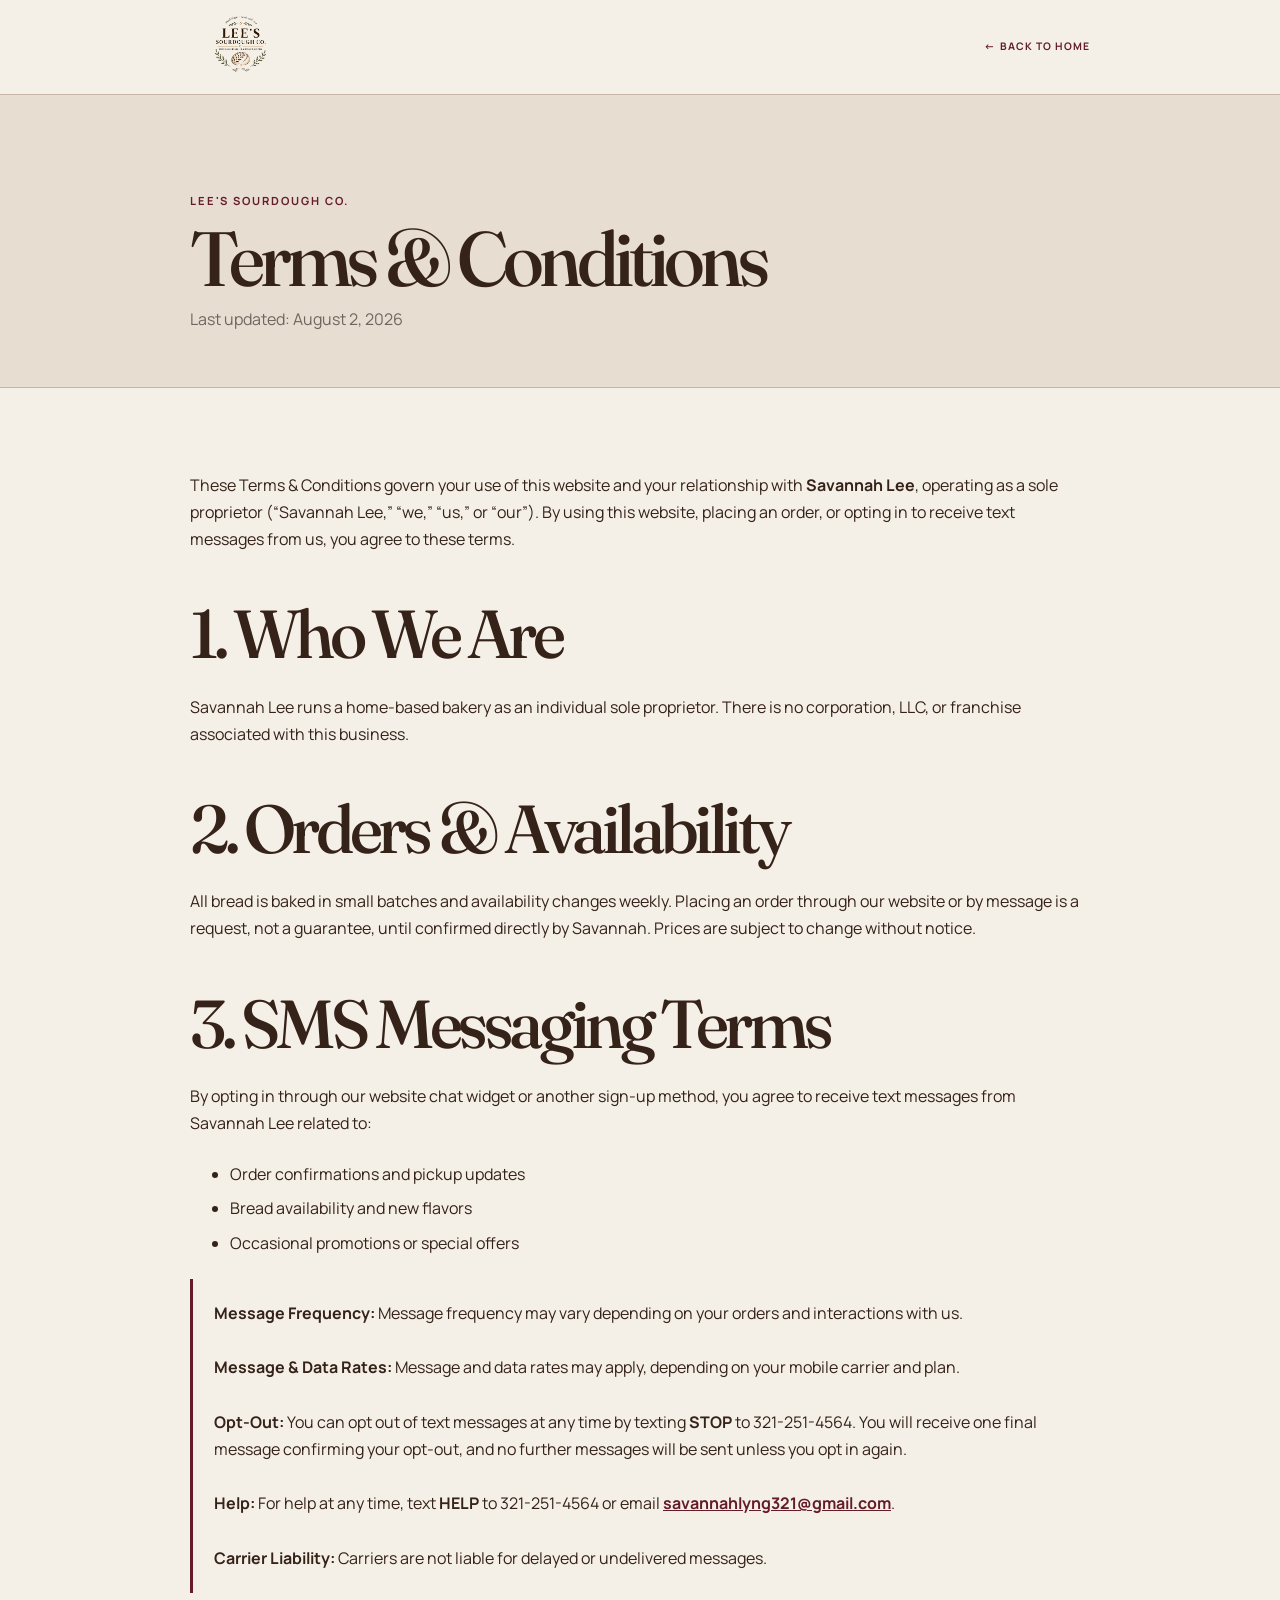
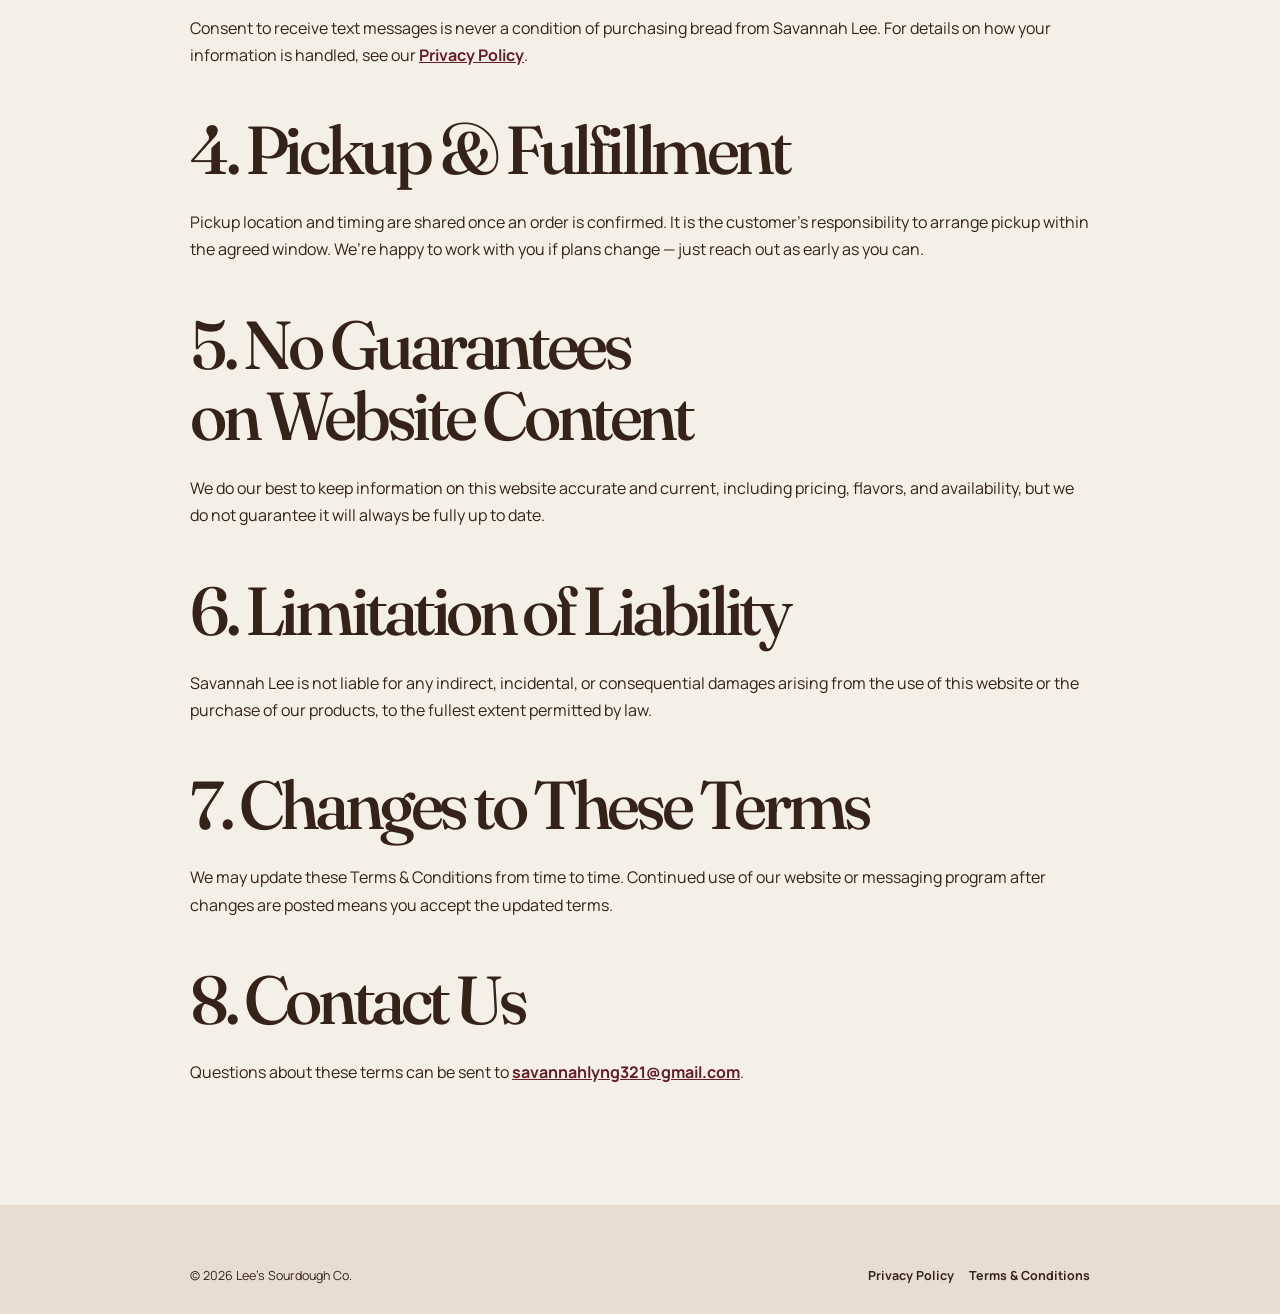
<file: terms.html>
<!doctype html>
<html lang="en">
<head>
  <meta charset="utf-8"><meta name="viewport" content="width=device-width,initial-scale=1">
  <meta name="description" content="Terms and Conditions for Lee's Sourdough Co."><title>Terms &amp; Conditions | Lee's Sourdough Co.</title>
  <link rel="preconnect" href="https://fonts.googleapis.com"><link rel="preconnect" href="https://fonts.gstatic.com" crossorigin>
  <link href="https://fonts.googleapis.com/css2?family=Fraunces:opsz,wght@9..144,500;9..144,600;9..144,700&family=Manrope:wght@400;500;600;700&display=swap" rel="stylesheet">
  <style>:root{--cream:#F8F6F2;--paper:#fff;--ink:#3F220F;--brown:#C17B58;--olive:#6D7C52;--linen:#F2EEE7;--line:#DDD6CC}*{box-sizing:border-box}html{-webkit-text-size-adjust:100%}body{margin:0;background:var(--cream);color:var(--ink);font:15px/1.7 Manrope,sans-serif;overflow-x:hidden}a{color:var(--olive);font-weight:700}h1,h2{font-family:Fraunces,Georgia,serif;letter-spacing:-.04em;line-height:1.1}h1{font-size:clamp(2.8rem,6vw,5rem);margin:0 0 8px}h2{font-size:1.7rem;margin:45px 0 12px}.wrap{width:min(870px,calc(100% - 42px));margin:auto}header{background:rgba(248,246,242,.94);border-bottom:1px solid #3F220F13}.nav{height:78px;display:flex;align-items:center;justify-content:space-between}.logo img{width:124px;height:58px;object-fit:contain;mix-blend-mode:multiply}.back{font-size:.8rem;text-decoration:none}.hero{padding:75px 0 48px;background:var(--linen)}.eyebrow{color:var(--brown);font-weight:700;font-size:.7rem;letter-spacing:.16em;text-transform:uppercase;margin-bottom:10px}.legal{padding:55px 0 85px}.updated{color:#6E675F;margin:0}li{margin:7px 0}.callout{margin:22px 0;padding:21px;border-left:3px solid var(--olive);border-radius:0 12px 12px 0;background:#fff}footer{padding:32px 0;background:#292720;color:#ddd4c9;font-size:.78rem}footer .wrap{display:flex;justify-content:space-between;gap:16px;flex-wrap:wrap}footer a{color:#ddd4c9;text-decoration:none;margin-left:15px}@media(max-width:480px){.wrap{width:calc(100% - 32px)}.nav{height:68px}.logo img{width:94px;height:50px}.back{font-size:.74rem}.hero{padding:48px 0 34px}.legal{padding:40px 0 62px}h1{font-size:clamp(2.5rem,14vw,3.5rem)}h2{font-size:1.5rem;margin-top:36px}.callout{padding:17px}footer .wrap{display:block;text-align:center}footer span{display:block}footer span+span{margin-top:9px}footer a{margin:0 7px}}</style>
<style>:root{--cream:#F4EFE6;--paper:#F4EFE6;--ink:#38251D;--brown:#681E27;--olive:#681E27;--linen:#E9DFD1;--line:#BFAE9C}body{background:var(--cream);color:var(--ink)}body:before{content:"";position:fixed;inset:0;z-index:-1;opacity:.24;pointer-events:none;background-image:radial-gradient(rgba(56,37,29,.11) .45px,transparent .6px);background-size:7px 7px}a,.eyebrow{color:var(--brown)}.wrap{width:min(900px,calc(100% - 56px))}header{background:rgba(244,239,230,.92);border-color:var(--line)}.nav{height:83px}.logo img{width:112px}.back{text-transform:uppercase;letter-spacing:.1em;font-size:.65rem}.hero{background:var(--linen);padding:86px 0 54px;border-bottom:1px solid var(--line)}h1,h2{letter-spacing:-.055em}h1{font-size:clamp(3.1rem,6vw,5.6rem)}h2{font-size:clamp(1.65rem,3vw,2.25rem)}.legal{padding:68px 0 95px}.callout{border-radius:0;border-color:var(--brown);background:transparent}footer{background:var(--ink);color:var(--cream)}footer a{color:var(--cream)}@media(max-width:480px){.wrap{width:calc(100% - 34px)}.nav{height:70px}.hero{padding:52px 0 36px}.legal{padding:44px 0 70px}}</style>
  <link rel="stylesheet" href="editorial.css">
</head>
<body class="legal-page">
  <header><div class="wrap nav"><a class="logo" href="index.html"><img src="assets/lees-sourdough-logo-sticker.png" alt="Lee's Sourdough Co."></a><a class="back" href="index.html">← Back to home</a></div></header>
  <main><section class="hero"><div class="wrap"><p class="eyebrow">Lee's Sourdough Co.</p><h1>Terms &amp; Conditions</h1><p class="updated">Last updated: August 2, 2026</p></div></section><article class="wrap legal">
    <p>These Terms &amp; Conditions govern your use of this website and your relationship with <strong>Savannah Lee</strong>, operating as a sole proprietor (&ldquo;Savannah Lee,&rdquo; &ldquo;we,&rdquo; &ldquo;us,&rdquo; or &ldquo;our&rdquo;). By using this website, placing an order, or opting in to receive text messages from us, you agree to these terms.</p>
    <h2>1. Who We Are</h2><p>Savannah Lee runs a home-based bakery as an individual sole proprietor. There is no corporation, LLC, or franchise associated with this business.</p>
    <h2>2. Orders &amp; Availability</h2><p>All bread is baked in small batches and availability changes weekly. Placing an order through our website or by message is a request, not a guarantee, until confirmed directly by Savannah. Prices are subject to change without notice.</p>
    <h2>3. SMS Messaging Terms</h2><p>By opting in through our website chat widget or another sign-up method, you agree to receive text messages from Savannah Lee related to:</p><ul><li>Order confirmations and pickup updates</li><li>Bread availability and new flavors</li><li>Occasional promotions or special offers</li></ul><div class="callout"><strong>Message Frequency:</strong> Message frequency may vary depending on your orders and interactions with us.<br><br><strong>Message &amp; Data Rates:</strong> Message and data rates may apply, depending on your mobile carrier and plan.<br><br><strong>Opt-Out:</strong> You can opt out of text messages at any time by texting <strong>STOP</strong> to 321-251-4564. You will receive one final message confirming your opt-out, and no further messages will be sent unless you opt in again.<br><br><strong>Help:</strong> For help at any time, text <strong>HELP</strong> to 321-251-4564 or email <a href="mailto:savannahlyng321@gmail.com">savannahlyng321@gmail.com</a>.<br><br><strong>Carrier Liability:</strong> Carriers are not liable for delayed or undelivered messages.</div><p>Consent to receive text messages is never a condition of purchasing bread from Savannah Lee. For details on how your information is handled, see our <a href="privacy-policy.html">Privacy Policy</a>.</p>
    <h2>4. Pickup &amp; Fulfillment</h2><p>Pickup location and timing are shared once an order is confirmed. It is the customer&rsquo;s responsibility to arrange pickup within the agreed window. We&rsquo;re happy to work with you if plans change &mdash; just reach out as early as you can.</p>
    <h2>5. No Guarantees on Website Content</h2><p>We do our best to keep information on this website accurate and current, including pricing, flavors, and availability, but we do not guarantee it will always be fully up to date.</p>
    <h2>6. Limitation of Liability</h2><p>Savannah Lee is not liable for any indirect, incidental, or consequential damages arising from the use of this website or the purchase of our products, to the fullest extent permitted by law.</p>
    <h2>7. Changes to These Terms</h2><p>We may update these Terms &amp; Conditions from time to time. Continued use of our website or messaging program after changes are posted means you accept the updated terms.</p>
    <h2>8. Contact Us</h2><p>Questions about these terms can be sent to <a href="mailto:savannahlyng321@gmail.com">savannahlyng321@gmail.com</a>.</p>
  </article></main>
  <footer><div class="wrap"><span>© 2026 Lee&rsquo;s Sourdough Co.</span><span><a href="privacy-policy.html">Privacy Policy</a><a href="terms.html">Terms &amp; Conditions</a></span></div></footer>
</body></html>
</file>
<file: editorial.css>
/* Lee’s Sourdough Co. — September 2026 editorial system.
   Presentation only. Existing copy, routes, catalog and form integrations remain in HTML. */
:root {
  --ivory:#f5f0e7; --espresso:#352219; --maroon:#641c29;
  --warm-neutral:#e7ddd0; --rule:#c6b5a6;
  --primary-serif:"Fraunces", Georgia, serif; --sans-serif:"Manrope", sans-serif;
  --space-1:.5rem; --space-2:1rem; --space-3:1.5rem; --space-4:2rem; --space-5:3rem;
  --radius:2px; --section-space:clamp(4rem,8vw,7.5rem); --content-max:1200px;
  --cream:var(--ivory); --paper:var(--ivory); --ink:var(--espresso);
  --brown:var(--maroon); --olive:var(--maroon); --sand:var(--warm-neutral);
  --linen:var(--warm-neutral); --line:var(--rule);
}
body { background:var(--ivory); font-family:var(--sans-serif); font-size:16px; line-height:1.7; }
body::before { display:none; }
* { box-sizing:border-box; }
img { max-width:100%; }
.wrap { width:min(var(--content-max),calc(100% - 80px)); }
h1,h2,h3 { font-family:var(--primary-serif); font-weight:500; letter-spacing:-.065em; text-wrap:balance; }
h1 { line-height:1.01; } h2 { font-size:clamp(2.8rem,5.3vw,4.9rem); line-height:1.05; margin-bottom:var(--space-3); }
p { margin-bottom:var(--space-3); }
.eyebrow { font:700 .7rem/1.6 var(--sans-serif); letter-spacing:.18em; color:var(--maroon); }
section,.subscribe { padding-block:var(--section-space); }
.btn { min-height:49px; border-radius:var(--radius); padding:1rem 1.6rem; font:700 .7rem/1.5 var(--sans-serif); letter-spacing:.12em; text-transform:uppercase; text-align:center; }
.btn.olive,.btn.dark,.btn.primary { background:var(--maroon); border-color:var(--maroon); color:var(--ivory); }
.btn:hover,.choice:hover { transform:none; }
.btn:hover { background:var(--espresso); border-color:var(--espresso); color:var(--ivory); }
a:focus-visible,summary:focus-visible { outline:3px solid #a87d59; outline-offset:5px; }
header { background:var(--ivory); backdrop-filter:none; border-color:var(--rule); }
.nav { height:94px; gap:24px; }
.logo img { width:100px; max-height:76px; filter:none; mix-blend-mode:multiply; }
nav { gap:1.35rem; font-size:.68rem; }
nav a { display:flex; align-items:center; min-height:44px; }
.nav>.btn { font-size:.64rem; padding-inline:1rem; }
.nav-toggle { display:none; }
.home-page .hero p.eyebrow,.home-page .preorder-hours { font-size:.825rem; line-height:1.6; }
.home-page .hero { padding:40px 0 var(--section-space); }
.home-page .hero-grid { display:grid; grid-template-columns:1.08fr 1fr; gap:4vw; align-items:center; }
.home-page .hero h1 { color:var(--espresso); font-size:clamp(3.3rem,5.7vw,5.8rem); margin-bottom:24px; }
.home-page .hero h1 i { color:inherit; font-style:normal; font-weight:500; }
.home-page .hero p:not(.eyebrow) { font-size:.78125rem; width:100%; max-width:519px; }
.hero-photo { min-height:0; border:0; overflow:visible; background:none; border-radius:0; }
.hero-photo::after { display:none; }
.hero-photo img { position:static; width:100%; height:auto; object-fit:contain; background:none; }
.photo-note { position:static; padding:16px 0 0; border:0; background:transparent; box-shadow:none; text-align:center; font-size:.72rem; }
.photo-note b { font-weight:500; letter-spacing:.04em; }
.choice-grid { gap:12px; border:0; margin-top:30px; }
.choice { min-height:214px; padding:22px; border:0; border-radius:var(--radius); }
.choice.bread-choice { background-image:url('assets/lsc-classic-sourdough.jpg'); background-position:center 60%; }
.choice.learn-choice { background-image:url('assets/lsc-baking-cookies.jpg'); background-position:center 55%; }
.choice::before,.choice.learn-choice::before { background:linear-gradient(90deg,rgba(35,20,15,.78),rgba(35,20,15,.23)); }
.choice:hover::before,.choice.learn-choice:hover::before { background:linear-gradient(90deg,rgba(35,20,15,.7),rgba(35,20,15,.2)); }
.choice strong { font:500 clamp(1.65rem,2.4vw,2.25rem)/1.02 var(--primary-serif); letter-spacing:-.05em; }
.choice-icon { width:26px; height:26px; margin-bottom:22px; }
.drop-status { gap:12px; flex-wrap:wrap; padding:18px 0; border-color:var(--rule); }
.drop-status a { white-space:normal; min-height:44px; display:flex; align-items:center; }
.drop-status b { font-size:.975rem; line-height:1.6; }
.drop-status small,.drop-status a { font-size:.755rem; }
.home-page .preorder-hours { margin:0; padding:0 20px 16px; text-align:center; text-wrap:balance; }
.ticker { background:var(--maroon); padding-block:17px; font-size:.65rem; }
.split { grid-template-columns:1fr 1fr; gap:8vw; }
.split>div:last-child { padding-top:0; }
.split>div:last-child::before { display:none; }
.round-photo { padding:0; border:0; aspect-ratio:4/5; }
.round-photo img { height:100%; width:100%; object-fit:cover; object-position:center 63%; }
.lead { font:500 1.12rem/1.65 var(--sans-serif); }
.open-table { background:var(--espresso); color:var(--ivory); }
.open-grid { grid-template-columns:1fr 1fr; gap:8vw; }
.open-photo { min-height:0; padding:0; border:0; aspect-ratio:3/4; }
.open-photo img { width:100%; height:100%; object-fit:cover; object-position:center 48%; }
.open-copy { max-width:none; }
.open-icon { margin-bottom:8px; }
.open-copy .quote { border-left:0; border-top:1px solid #887266; padding:24px 0 0; font:italic 500 1.6rem/1.35 var(--primary-serif); color:var(--ivory); }
.open-table .btn.olive { color:var(--espresso); background:var(--ivory); border-color:var(--ivory); }
.order { background:var(--ivory); border-block:0; }
.order-layout.order-only { position:relative; max-width:var(--content-max); display:grid; grid-template-columns:1fr 1fr; gap:8vw; align-items:center; padding-inline:0; }
.order-layout.order-only::after { content:""; display:block; height:100%; min-height:550px; background:url('assets/lsc-rosemary-loaf.jpg') center/cover; }
.order h3 { font-family:var(--primary-serif)!important; font-weight:500; letter-spacing:-.04em!important; }
.order h2::after { content:""; display:block; width:36px; border-top:1px solid var(--espresso); margin-top:28px; }
.review-invitation { padding:0 0 var(--section-space); border:0; }
.review-invitation-inner { border-color:var(--rule); padding-block:44px; }
.customer-reviews { display:grid; grid-template-columns:repeat(3,minmax(0,1fr)); gap:32px; margin-top:40px; }
.customer-reviews figure { margin:0; padding:0 28px 0 0; border-right:1px solid var(--rule); display:flex; flex-direction:column; }
.customer-reviews figure:last-child { border-right:0; padding-right:0; }
.review-stars { color:var(--maroon); font-size:.8rem; letter-spacing:.18em; }
.customer-reviews blockquote { margin:20px 0 28px; font:500 1.65rem/1.35 var(--primary-serif); letter-spacing:-.025em; }
.customer-reviews figcaption { margin-top:auto; font-size:.8rem; }
.customer-reviews figcaption span { display:block; margin-top:5px; font-size:.7rem; color:#69584d; }
.reviews-more { display:inline-flex; align-items:center; min-height:44px; margin-top:28px; color:var(--maroon); font-size:.72rem; font-weight:700; letter-spacing:.1em; text-transform:uppercase; border-bottom:1px solid var(--rule); }
@media(max-width:800px) {
  .customer-reviews { grid-template-columns:1fr; gap:28px; margin-top:30px; }
  .customer-reviews figure,.customer-reviews figure:last-child { padding:0 0 28px; border-right:0; border-bottom:1px solid var(--rule); }
  .customer-reviews blockquote { margin-block:16px 22px; }
}
.instagram { background:var(--warm-neutral); }
.instagram-head { border-color:var(--rule); padding-bottom:32px; }
.instagram-head h2 { max-width:620px; }
.instagram-grid { gap:16px; padding-top:24px; grid-template-columns:repeat(4,minmax(0,1fr)); }
.instagram-post { border:0; aspect-ratio:4/5; }
.instagram-post:nth-child(even) { margin-top:36px; }
.instagram-post img { object-position:center; }
.subscribe { background:var(--ivory); }
.subscribe-box { padding:48px; gap:5vw; background:var(--espresso); grid-template-columns:.85fr 1.15fr; }
.subscribe-box::before { display:none; }
.subscribe-box>div { min-width:0; }
.subscribe-box h2 { font-size:clamp(3rem,5vw,4.7rem); }
.risers-embed { overflow:visible; }
#faq { padding-top:0; }
.faq-grid { grid-template-columns:.85fr 1.15fr; gap:8vw; }
.faq-grid>div:first-child { padding-top:0; }
summary { gap:24px; font:600 1.05rem/1.5 var(--sans-serif); min-height:32px; }
summary::after { flex-shrink:0; }
details { border-color:var(--rule); }
details p { margin-right:0; color:var(--espresso); }
footer { background:var(--warm-neutral); color:var(--espresso); padding-block:60px 28px; }
footer a,.legal,footer .legal { color:var(--espresso); }
footer a:hover { color:var(--maroon); }
footer .logo img,.footer-row img { width:112px; max-height:112px; object-fit:contain; }
footer .legal { border-color:var(--rule); }
footer .legal a { display:inline; margin:0; }
.resources-page .hero { background:var(--ivory); }
.resources-page .hero-grid { grid-template-columns:1.2fr .8fr; gap:7vw; }
.resources-page .hero h1 { font-size:clamp(3rem,6vw,5.8rem); }
.stamp { transform:none; border:0; aspect-ratio:3/4; color:var(--ivory); background:linear-gradient(#27180f65,#27180fb5),url('assets/lsc-baking-cookies.jpg') center/cover; }
.stamp::before { display:none; }
.stamp div { width:80%; font-size:clamp(2rem,3vw,3rem); }
.stamp small { color:var(--ivory); }
.product-grid { border-left:0; border-color:var(--rule); gap:0 30px; }
.product { border-right:0; border-color:var(--rule); padding:30px 0; }
.product-icon { background:transparent; border:1px solid var(--rule); }
.product-foot { flex-wrap:wrap; }
.product p { color:var(--espresso); }
.order-page .intro { padding-top:var(--section-space); }
.frame-shell { border:0; padding:0; }
.order-embed,.order-embed iframe { border-radius:var(--radius); }
.legal-page { --content-max:900px; }
.legal-page .hero { background:var(--warm-neutral); }
.legal-page .legal { color:var(--espresso); }
.legal-page article a { overflow-wrap:anywhere; }
@media (max-width:1050px) {
  .wrap { width:calc(100% - 48px); }
  .nav { gap:16px; } nav { gap:.8rem; font-size:.6rem; }
  .home-page .hero-grid { gap:30px; }
  .choice-grid { grid-template-columns:1fr; }
  .choice { min-height:170px; }
  .subscribe-box { padding:32px; gap:28px; }
}
@media (max-width:800px) {
  :root { --section-space:64px; }
  .wrap { width:calc(100% - 40px); }
  header { position:relative; }
  .nav { height:auto; min-height:84px; display:flex; flex-wrap:wrap; gap:0 14px; padding-block:8px 0; }
  .logo img { width:78px; max-height:66px; }
  .nav>.btn { max-width:220px; min-height:44px; font-size:.6rem; padding:12px; margin-left:auto; }
  .navigation-ready .nav { padding-block:8px; column-gap:8px; }
  .navigation-ready .nav>.logo { flex:0 0 64px; }
  .navigation-ready .nav>.logo img { width:64px; }
  .navigation-ready .nav>.btn { flex:1; min-width:0; max-width:210px; margin-left:auto; font-size:.58rem; padding:10px 6px; order:1; }
  .navigation-ready .nav-toggle { order:2; display:grid; place-items:center; width:44px; height:44px; flex-shrink:0; padding:10px; border:0; background:transparent; color:var(--espresso); cursor:pointer; }
  .navigation-ready nav { display:none; }
  .navigation-ready nav.is-open { display:flex; }
  nav { display:flex; order:3; width:100%; flex-wrap:wrap; justify-content:space-between; gap:0 12px; padding-block:5px; border-top:1px solid var(--rule); margin-top:8px; font-size:.6rem; }
  nav a { min-height:44px; }
  .back { margin-left:auto; min-height:44px; display:flex; align-items:center; }
  .home-page .hero { padding:0 0 48px; }
  .home-page .hero-grid { display:flex; flex-direction:column; gap:22px; }
  .hero-grid>.hero-photo { order:0; width:calc(100% + 40px); margin-inline:-20px; }
  .home-page .hero-grid>.hero-photo { width:calc(100% + 40px); }
  .hero-photo { min-height:0; }
  .hero-photo img { width:100%; height:auto; }
  .photo-note { padding:8px 20px 0; font-size:.7rem; }
  .hero-grid>.fade:not(.hero-photo) { order:1; }
  .home-page .hero h1 { font-size:clamp(2.8rem,11.8vw,4.6rem); line-height:1.02; }
  .eyebrow { font-size:.64rem; letter-spacing:.16em; }
  h2 { font-size:clamp(2.7rem,10.5vw,4rem); }
  .choice-grid { grid-template-columns:1fr; gap:12px; margin-top:26px; }
  .choice { min-height:220px; padding:24px; }
  .choice strong { font-size:2.25rem; }
  .drop-status { margin-top:12px; }
  .drop-status a { width:100%; padding:0; }
  .split { display:flex; flex-direction:column; gap:32px; align-items:stretch; }
  .split>div:last-child { order:0; }
  .round-photo { order:1; width:100%; max-width:none; margin:0; aspect-ratio:4/5; }
  .open-grid { display:flex; flex-direction:column; gap:32px; }
  .open-grid>.open-copy { order:0; }
  .open-grid>.open-photo { order:1; min-height:0; padding:0; width:100%; aspect-ratio:4/5; }
  .open-copy h2 { font-size:clamp(2.7rem,11vw,4rem); }
  .open-copy .quote { font-size:1.5rem; }
  .open-copy .btn,.order .btn { width:100%; }
  .order-layout.order-only { display:flex; flex-direction:column; gap:32px; align-items:stretch; }
  .order-layout.order-only::after { height:auto; min-height:0; aspect-ratio:4/3; background-position:center 50%; margin-inline:-20px; }
  .order h3 { font-size:2.75rem!important; }
  .review-invitation-inner { padding-block:30px; }
  .instagram-head { display:block; }
  .instagram-head .btn { margin-top:24px; width:100%; }
  .instagram-grid { grid-template-columns:1fr 1fr; gap:10px; }
  .instagram-post { aspect-ratio:4/5; }
  .instagram-post:nth-child(even) { margin-top:0; }
  .subscribe-box { display:block; padding:30px 16px 16px; margin-inline:-4px; }
  .subscribe-box>div:first-child { padding-inline:8px; padding-bottom:20px; }
  .subscribe-box h2 { font-size:3.3rem; }
  .risers-embed iframe { min-height:820px; }
  .faq-grid { display:grid; grid-template-columns:1fr; gap:26px; }
  .faq-grid h2 { max-width:none; }
  .footer-grid { grid-template-columns:1fr 1fr; gap:30px 20px; }
  .footer-grid>div:first-child { grid-column:1/-1; }
  .footer-grid>div:first-child p { max-width:none!important; }
  footer h3 { font-size:1.35rem; }
  footer a { padding-block:5px; }
  .legal { font-size:.72rem; }
  .resources-page .hero-grid { display:grid; grid-template-columns:1fr; gap:32px; }
  .resources-page .hero h1 { font-size:clamp(2.8rem,12vw,4.5rem); }
  .stamp { width:100%; max-width:none; aspect-ratio:4/3; }
  .stamp div { max-width:350px; }
  .product-grid { grid-template-columns:1fr; }
  .product-foot { flex-direction:column; }
  .order-page .intro h1 { font-size:clamp(2.7rem,12vw,4.4rem); }
  .order-page .order-frame>.wrap { width:calc(100% - 20px); }
  .legal-page .hero h1 { font-size:clamp(2.7rem,12vw,4rem); }
}
@media(prefers-reduced-motion:reduce) {
  html { scroll-behavior:auto; }
  .ticker div,.fade { animation:none; }
  * { transition:none!important; }
}
@media (min-width:600px) and (max-width:800px) {
  .home-page .hero-grid>.hero-photo { width:560px; max-width:100%; margin-inline:auto; }
  .home-page .hero-grid>.fade:not(.hero-photo) { max-width:600px; margin-inline:auto; }
  .home-page .choice-grid { grid-template-columns:1fr 1fr; }
}
</file>
<file: css/styles.css>
/* =============================================================
   Savannah Lee — Design System
   Aesthetic: warm, organic, handcrafted artisan bakery.
   Display: Fraunces (soft, wonky serif) / Body: Karla (humanist sans)
   ============================================================= */

@import url('https://fonts.googleapis.com/css2?family=Fraunces:ital,opsz,wght@0,9..144,300;0,9..144,400;0,9..144,500;0,9..144,600;0,9..144,700;1,9..144,400;1,9..144,500;1,9..144,600&family=Karla:ital,wght@0,400;0,500;0,600;0,700;1,400&display=swap');

:root {
  /* palette */
  --flour: #F6EEDE;
  --flour-deep: #EDE0C6;
  --flour-line: rgba(43, 28, 16, 0.14);
  --crust: #2A1B10;
  --crust-soft: #4E3722;
  --terracotta: #BE4E2C;
  --terracotta-deep: #8F3A1F;
  --wheat: #D69A3B;
  --sage: #77855C;
  --cream: #FBF6EA;

  /* type */
  --font-display: 'Fraunces', serif;
  --font-body: 'Karla', sans-serif;

  --radius-organic: 62% 38% 55% 45% / 48% 45% 55% 52%;
}

* { box-sizing: border-box; }
html { scroll-behavior: smooth; }

body {
  margin: 0;
  background: var(--flour);
  color: var(--crust);
  font-family: var(--font-body);
  font-size: 1rem;
  line-height: 1.6;
  -webkit-font-smoothing: antialiased;
  position: relative;
}

/* grain overlay — subtle paper texture across the whole site */
body::before {
  content: '';
  position: fixed;
  inset: 0;
  z-index: 999;
  pointer-events: none;
  opacity: 0.05;
  mix-blend-mode: multiply;
  background-image: url("data:image/svg+xml,%3Csvg xmlns='http://www.w3.org/2000/svg' width='140' height='140'%3E%3Cfilter id='n'%3E%3CfeTurbulence type='fractalNoise' baseFrequency='0.9' numOctaves='2' stitchTiles='stitch'/%3E%3C/filter%3E%3Crect width='100%25' height='100%25' filter='url(%23n)'/%3E%3C/svg%3E");
}

img { max-width: 100%; display: block; }
a { color: inherit; text-decoration: none; }

h1, h2, h3, h4 {
  font-family: var(--font-display);
  font-weight: 600;
  color: var(--crust);
  margin: 0 0 0.5em;
  letter-spacing: -0.01em;
}

p { margin: 0 0 1em; }

.container {
  width: 100%;
  max-width: 1120px;
  margin: 0 auto;
  padding: 0 24px;
}

.eyebrow {
  display: inline-flex;
  align-items: center;
  gap: 0.5em;
  font-family: var(--font-body);
  font-weight: 700;
  font-size: 0.72rem;
  letter-spacing: 0.22em;
  text-transform: uppercase;
  color: var(--terracotta-deep);
}
.eyebrow::before {
  content: '';
  width: 22px;
  height: 1px;
  background: var(--terracotta);
}

/* ---------------- buttons ---------------- */
.btn {
  display: inline-flex;
  align-items: center;
  gap: 0.5em;
  font-family: var(--font-body);
  font-weight: 700;
  font-size: 0.95rem;
  letter-spacing: 0.02em;
  padding: 0.9em 1.7em;
  border-radius: 999px;
  border: 1.5px solid transparent;
  cursor: pointer;
  transition: transform 0.25s ease, box-shadow 0.25s ease, background 0.25s ease, color 0.25s ease;
}
.btn--primary {
  background: var(--terracotta);
  color: var(--cream);
  box-shadow: 0 8px 20px -8px rgba(190, 78, 44, 0.65);
}
.btn--primary:hover { background: var(--terracotta-deep); transform: translateY(-2px); }
.btn--ghost {
  background: transparent;
  color: var(--crust);
  border-color: var(--flour-line);
}
.btn--ghost:hover { border-color: var(--crust); transform: translateY(-2px); }
.btn--on-dark {
  background: var(--wheat);
  color: var(--crust);
}
.btn--on-dark:hover { background: #e9b558; transform: translateY(-2px); }

/* ---------------- header ---------------- */
.site-header {
  position: sticky;
  top: 0;
  z-index: 100;
  background: rgba(246, 238, 222, 0.88);
  backdrop-filter: blur(10px);
  border-bottom: 1px solid var(--flour-line);
}
.site-header__inner {
  display: flex;
  align-items: center;
  justify-content: space-between;
  padding: 18px 24px;
}
.wordmark {
  font-family: var(--font-display);
  font-style: italic;
  font-weight: 600;
  font-size: 1.5rem;
  color: var(--crust);
  display: flex;
  flex-direction: column;
  line-height: 1;
}
.wordmark span {
  font-family: var(--font-body);
  font-style: normal;
  font-weight: 700;
  font-size: 0.6rem;
  letter-spacing: 0.24em;
  text-transform: uppercase;
  color: var(--terracotta-deep);
  margin-top: 4px;
}
.nav {
  display: flex;
  align-items: center;
  gap: 32px;
}
.nav__links {
  display: flex;
  gap: 28px;
  list-style: none;
  margin: 0;
  padding: 0;
}
.nav__links a {
  font-weight: 600;
  font-size: 0.92rem;
  position: relative;
  padding-bottom: 4px;
}
.nav__links a::after {
  content: '';
  position: absolute;
  left: 0; right: 100%;
  bottom: 0;
  height: 2px;
  background: var(--terracotta);
  transition: right 0.25s ease;
}
.nav__links a:hover::after,
.nav__links a[aria-current="page"]::after { right: 0; }
.nav__links a[aria-current="page"] { color: var(--terracotta-deep); }

.nav__toggle {
  display: none;
  background: none;
  border: none;
  cursor: pointer;
  padding: 8px;
}
.nav__toggle span {
  display: block;
  width: 24px;
  height: 2px;
  background: var(--crust);
  margin: 5px 0;
  transition: transform 0.25s ease, opacity 0.25s ease;
}

/* ---------------- footer ---------------- */
.site-footer {
  background: var(--crust);
  color: var(--flour);
  position: relative;
  overflow: hidden;
}
.site-footer::before {
  content: '';
  position: absolute;
  top: -1px; left: 0; right: 0;
  height: 14px;
  background:
    linear-gradient(135deg, var(--flour) 25%, transparent 25.5%) 0 0,
    linear-gradient(-135deg, var(--flour) 25%, transparent 25.5%) 0 0;
  background-size: 20px 20px;
  background-repeat: repeat-x;
}
.site-footer__inner {
  padding: 72px 24px 32px;
}
.site-footer__grid {
  display: grid;
  grid-template-columns: 1.4fr 1fr 1fr;
  gap: 40px;
  padding-bottom: 40px;
  border-bottom: 1px solid rgba(246, 238, 222, 0.16);
}
.site-footer h4 {
  color: var(--wheat);
  font-family: var(--font-body);
  font-weight: 700;
  font-size: 0.78rem;
  letter-spacing: 0.16em;
  text-transform: uppercase;
  margin-bottom: 18px;
}
.site-footer p, .site-footer a { color: rgba(251, 246, 234, 0.78); font-size: 0.92rem; }
.site-footer ul { list-style: none; margin: 0; padding: 0; display: flex; flex-direction: column; gap: 12px; }
.site-footer a:hover { color: var(--flour); }
.site-footer .wordmark { color: var(--flour); }
.site-footer .wordmark span { color: var(--wheat); }

.footer-disclosure {
  margin-top: 40px;
  padding-top: 24px;
  display: flex;
  flex-wrap: wrap;
  justify-content: space-between;
  gap: 16px;
  font-size: 0.82rem;
  color: rgba(251, 246, 234, 0.55);
}
.footer-disclosure a { color: rgba(251, 246, 234, 0.72); }
.footer-disclosure a:hover { color: var(--wheat); }
.footer-legal-links { display: flex; gap: 20px; flex-wrap: wrap; }

/* ---------------- sections ---------------- */
.section { padding: 100px 0; }
.section--tight { padding: 64px 0; }
.section--dark {
  background: var(--crust);
  color: var(--flour);
}
.section--dark h1, .section--dark h2, .section--dark h3 { color: var(--flour); }
.section--panel { background: var(--flour-deep); }

.torn-top {
  position: relative;
}
.torn-top::before {
  content: '';
  position: absolute;
  top: -1px; left: 0; right: 0;
  height: 16px;
  background:
    linear-gradient(135deg, var(--flour) 25%, transparent 25.5%) 0 0,
    linear-gradient(-135deg, var(--flour) 25%, transparent 25.5%) 0 0;
  background-size: 22px 22px;
  background-repeat: repeat-x;
  z-index: 2;
}

/* ---------------- hero ---------------- */
.hero {
  position: relative;
  padding: 64px 0 110px;
  overflow: hidden;
}
.hero__grid {
  display: grid;
  grid-template-columns: 1.1fr 0.9fr;
  align-items: center;
  gap: 40px;
}
.hero h1 {
  font-size: clamp(2.8rem, 6vw, 4.6rem);
  line-height: 0.98;
  margin-bottom: 0.3em;
}
.hero h1 em {
  color: var(--terracotta);
  font-style: italic;
}
.hero__lede {
  max-width: 46ch;
  font-size: 1.1rem;
  color: var(--crust-soft);
}
.hero__actions {
  display: flex;
  gap: 16px;
  margin-top: 32px;
  flex-wrap: wrap;
}
.hero__art {
  position: relative;
  display: flex;
  align-items: center;
  justify-content: center;
}
.hero__blob {
  position: absolute;
  inset: 0;
  margin: auto;
  width: 420px;
  height: 420px;
  max-width: 100%;
  background: linear-gradient(160deg, var(--wheat), var(--terracotta));
  border-radius: var(--radius-organic);
  opacity: 0.9;
  animation: blobmove 12s ease-in-out infinite;
}
@keyframes blobmove {
  0%, 100% { border-radius: 62% 38% 55% 45% / 48% 45% 55% 52%; transform: rotate(0deg); }
  50% { border-radius: 42% 58% 65% 35% / 55% 35% 65% 45%; transform: rotate(6deg); }
}
.hero__loaf {
  position: relative;
  z-index: 2;
  width: 320px;
  max-width: 80%;
  filter: drop-shadow(0 24px 30px rgba(42, 27, 16, 0.28));
}
.hero__scatter {
  position: absolute;
  color: var(--terracotta-deep);
  opacity: 0.55;
}

/* ---------------- generic content blocks ---------------- */
.split {
  display: grid;
  grid-template-columns: 1fr 1fr;
  gap: 64px;
  align-items: center;
}
.split--reverse .split__art { order: 2; }

.stack { display: flex; flex-direction: column; gap: 8px; }

.tag-row { display: flex; gap: 10px; flex-wrap: wrap; margin-top: 20px; }
.tag {
  font-size: 0.78rem;
  font-weight: 700;
  letter-spacing: 0.04em;
  padding: 6px 14px;
  border-radius: 999px;
  background: var(--flour-deep);
  border: 1px solid var(--flour-line);
  color: var(--crust-soft);
}

/* ---------------- cards ---------------- */
.card-grid {
  display: grid;
  grid-template-columns: repeat(3, 1fr);
  gap: 28px;
}
.bread-card {
  background: var(--cream);
  border-radius: 22px;
  padding: 32px 28px;
  border: 1px solid var(--flour-line);
  position: relative;
  transition: transform 0.3s ease, box-shadow 0.3s ease;
}
.bread-card:hover {
  transform: translateY(-6px);
  box-shadow: 0 24px 40px -20px rgba(42, 27, 16, 0.3);
}
.bread-card__icon { width: 46px; height: 46px; color: var(--terracotta); margin-bottom: 18px; }
.bread-card h3 { font-size: 1.35rem; margin-bottom: 0.35em; }
.bread-card .price { font-family: var(--font-display); color: var(--terracotta-deep); font-weight: 600; font-size: 1.1rem; }
.bread-card__meta { display: flex; justify-content: space-between; align-items: center; margin-top: 18px; }

.badge-seasonal {
  position: absolute;
  top: -10px;
  right: 20px;
  background: var(--wheat);
  color: var(--crust);
  font-size: 0.68rem;
  font-weight: 800;
  letter-spacing: 0.08em;
  text-transform: uppercase;
  padding: 5px 12px;
  border-radius: 999px;
  transform: rotate(4deg);
  box-shadow: 0 6px 14px -6px rgba(0,0,0,0.35);
}

/* ---------------- testimonials ---------------- */
.testimonial-row {
  display: grid;
  grid-template-columns: repeat(3, 1fr);
  gap: 24px;
}
.testimonial {
  background: var(--cream);
  border-radius: 18px;
  padding: 28px;
  border: 1px solid var(--flour-line);
}
.testimonial__quote { font-family: var(--font-display); font-style: italic; font-size: 1.08rem; color: var(--crust); margin-bottom: 16px; }
.testimonial__name { font-weight: 700; font-size: 0.88rem; color: var(--crust); }
.testimonial__role { font-size: 0.8rem; color: var(--crust-soft); }
.stars { color: var(--wheat); letter-spacing: 2px; margin-bottom: 10px; display: block; }

/* ---------------- process / steps ---------------- */
.process {
  display: grid;
  grid-template-columns: repeat(4, 1fr);
  gap: 24px;
  counter-reset: step;
}
.process__step { position: relative; padding-top: 12px; }
.process__step::before {
  counter-increment: step;
  content: counter(step, decimal-leading-zero);
  font-family: var(--font-display);
  font-style: italic;
  font-size: 2.2rem;
  color: var(--terracotta);
  display: block;
  margin-bottom: 12px;
}

/* ---------------- CTA band ---------------- */
.cta-band {
  border-radius: 32px;
  background: linear-gradient(135deg, var(--terracotta), var(--terracotta-deep));
  color: var(--cream);
  padding: 64px 48px;
  text-align: center;
  position: relative;
  overflow: hidden;
}
.cta-band h2 { color: var(--cream); }
.cta-band::after {
  content: '';
  position: absolute;
  width: 300px; height: 300px;
  background: rgba(255,255,255,0.08);
  border-radius: 50%;
  top: -140px; right: -80px;
}

/* ---------------- forms ---------------- */
.form-card {
  background: var(--cream);
  border-radius: 26px;
  padding: 44px;
  border: 1px solid var(--flour-line);
}
.field { margin-bottom: 20px; }
.field label {
  display: block;
  font-weight: 700;
  font-size: 0.82rem;
  letter-spacing: 0.03em;
  margin-bottom: 8px;
  color: var(--crust-soft);
}
.field input,
.field textarea,
.field select {
  width: 100%;
  font-family: var(--font-body);
  font-size: 0.96rem;
  padding: 13px 16px;
  border-radius: 12px;
  border: 1.5px solid var(--flour-line);
  background: var(--flour);
  color: var(--crust);
  transition: border-color 0.2s ease, background 0.2s ease;
}
.field input:focus,
.field textarea:focus,
.field select:focus {
  outline: none;
  border-color: var(--terracotta);
  background: var(--cream);
}
.field textarea { resize: vertical; min-height: 120px; }

.checkbox-field {
  display: flex;
  gap: 12px;
  align-items: flex-start;
  background: var(--flour-deep);
  border: 1px solid var(--flour-line);
  border-radius: 14px;
  padding: 16px 18px;
  margin-bottom: 20px;
}
.checkbox-field input {
  margin-top: 3px;
  width: 18px;
  height: 18px;
  accent-color: var(--terracotta);
  flex-shrink: 0;
}
.checkbox-field label {
  font-size: 0.86rem;
  color: var(--crust-soft);
  line-height: 1.55;
  font-weight: 500;
}
.checkbox-field a { text-decoration: underline; color: var(--terracotta-deep); }

.notice-box {
  display: flex;
  gap: 14px;
  align-items: flex-start;
  background: var(--flour-deep);
  border: 1px solid var(--flour-line);
  border-radius: 14px;
  padding: 18px 20px;
  margin: 24px 0;
}
.notice-box .ico { flex-shrink: 0; }
.notice-box p { font-size: 0.86rem; color: var(--crust-soft); line-height: 1.55; margin: 0; }
.notice-box a { text-decoration: underline; color: var(--terracotta-deep); }

.info-list { list-style: none; margin: 0; padding: 0; display: flex; flex-direction: column; gap: 22px; }
.info-list li { display: flex; gap: 16px; align-items: flex-start; }
.info-list .ico {
  width: 40px; height: 40px; flex-shrink: 0;
  border-radius: 50%;
  background: var(--flour-deep);
  display: flex; align-items: center; justify-content: center;
  color: var(--terracotta);
}

/* ---------------- legal pages ---------------- */
.legal {
  max-width: 780px;
  margin: 0 auto;
  padding: 60px 0 120px;
}
.legal h1 { font-size: 2.6rem; margin-bottom: 0.2em; }
.legal .updated { color: var(--crust-soft); font-size: 0.88rem; margin-bottom: 3em; }
.legal h2 {
  font-size: 1.35rem;
  margin-top: 2.2em;
  padding-bottom: 0.3em;
  border-bottom: 1px solid var(--flour-line);
}
.legal p, .legal li { color: var(--crust-soft); font-size: 0.98rem; }
.legal ul { padding-left: 1.2em; }
.legal .callout {
  background: var(--flour-deep);
  border-left: 4px solid var(--terracotta);
  border-radius: 4px 14px 14px 4px;
  padding: 18px 22px;
  margin: 1.6em 0;
  font-size: 0.95rem;
  color: var(--crust);
}
.legal .placeholder {
  background: #FCE9DC;
  border: 1px dashed var(--terracotta);
  color: var(--terracotta-deep);
  padding: 2px 8px;
  border-radius: 6px;
  font-weight: 700;
  font-size: 0.92em;
}

/* ---------------- utilities ---------------- */
.center { text-align: center; }
.mx-auto { margin-left: auto; margin-right: auto; }
.mt-lg { margin-top: 56px; }
.section-head { max-width: 640px; margin-bottom: 56px; }
.section-head.center { margin-left: auto; margin-right: auto; text-align: center; }

/* ---------------- responsive ---------------- */
@media (max-width: 980px) {
  .hero__grid { grid-template-columns: 1fr; }
  .hero__art { order: -1; height: 280px; }
  .split, .split--reverse .split__art { grid-template-columns: 1fr; order: unset; }
  .split { gap: 32px; }
  .card-grid, .testimonial-row, .process { grid-template-columns: 1fr 1fr; }
  .site-footer__grid { grid-template-columns: 1fr 1fr; }
}

@media (max-width: 720px) {
  .nav__links { display: none; }
  .nav > .btn--primary { display: none; }
  .nav__toggle { display: block; }
  .section { padding: 64px 0; }
  .card-grid, .testimonial-row, .process { grid-template-columns: 1fr; }
  .site-footer__grid { grid-template-columns: 1fr; gap: 32px; }
  .footer-disclosure { flex-direction: column; }
  .form-card { padding: 28px; }
  .cta-band { padding: 48px 24px; }
}

/* ---------------- scroll reveal ---------------- */
[data-reveal] {
  opacity: 0;
  transform: translateY(22px);
  transition: opacity 0.7s ease, transform 0.7s ease;
}
[data-reveal].is-visible { opacity: 1; transform: translateY(0); }
[data-reveal="1"] { transition-delay: 0.05s; }
[data-reveal="2"] { transition-delay: 0.15s; }
[data-reveal="3"] { transition-delay: 0.25s; }

/* mobile nav drawer */
body.nav-open .nav__links {
  display: flex;
  position: fixed;
  top: 68px;
  left: 0; right: 0;
  bottom: 0;
  background: var(--flour);
  flex-direction: column;
  padding: 32px 24px;
  gap: 24px;
  font-size: 1.2rem;
  z-index: 90;
}
body.nav-open .nav__toggle span:nth-child(1) { transform: translateY(7px) rotate(45deg); }
body.nav-open .nav__toggle span:nth-child(2) { opacity: 0; }
body.nav-open .nav__toggle span:nth-child(3) { transform: translateY(-7px) rotate(-45deg); }
</file>
